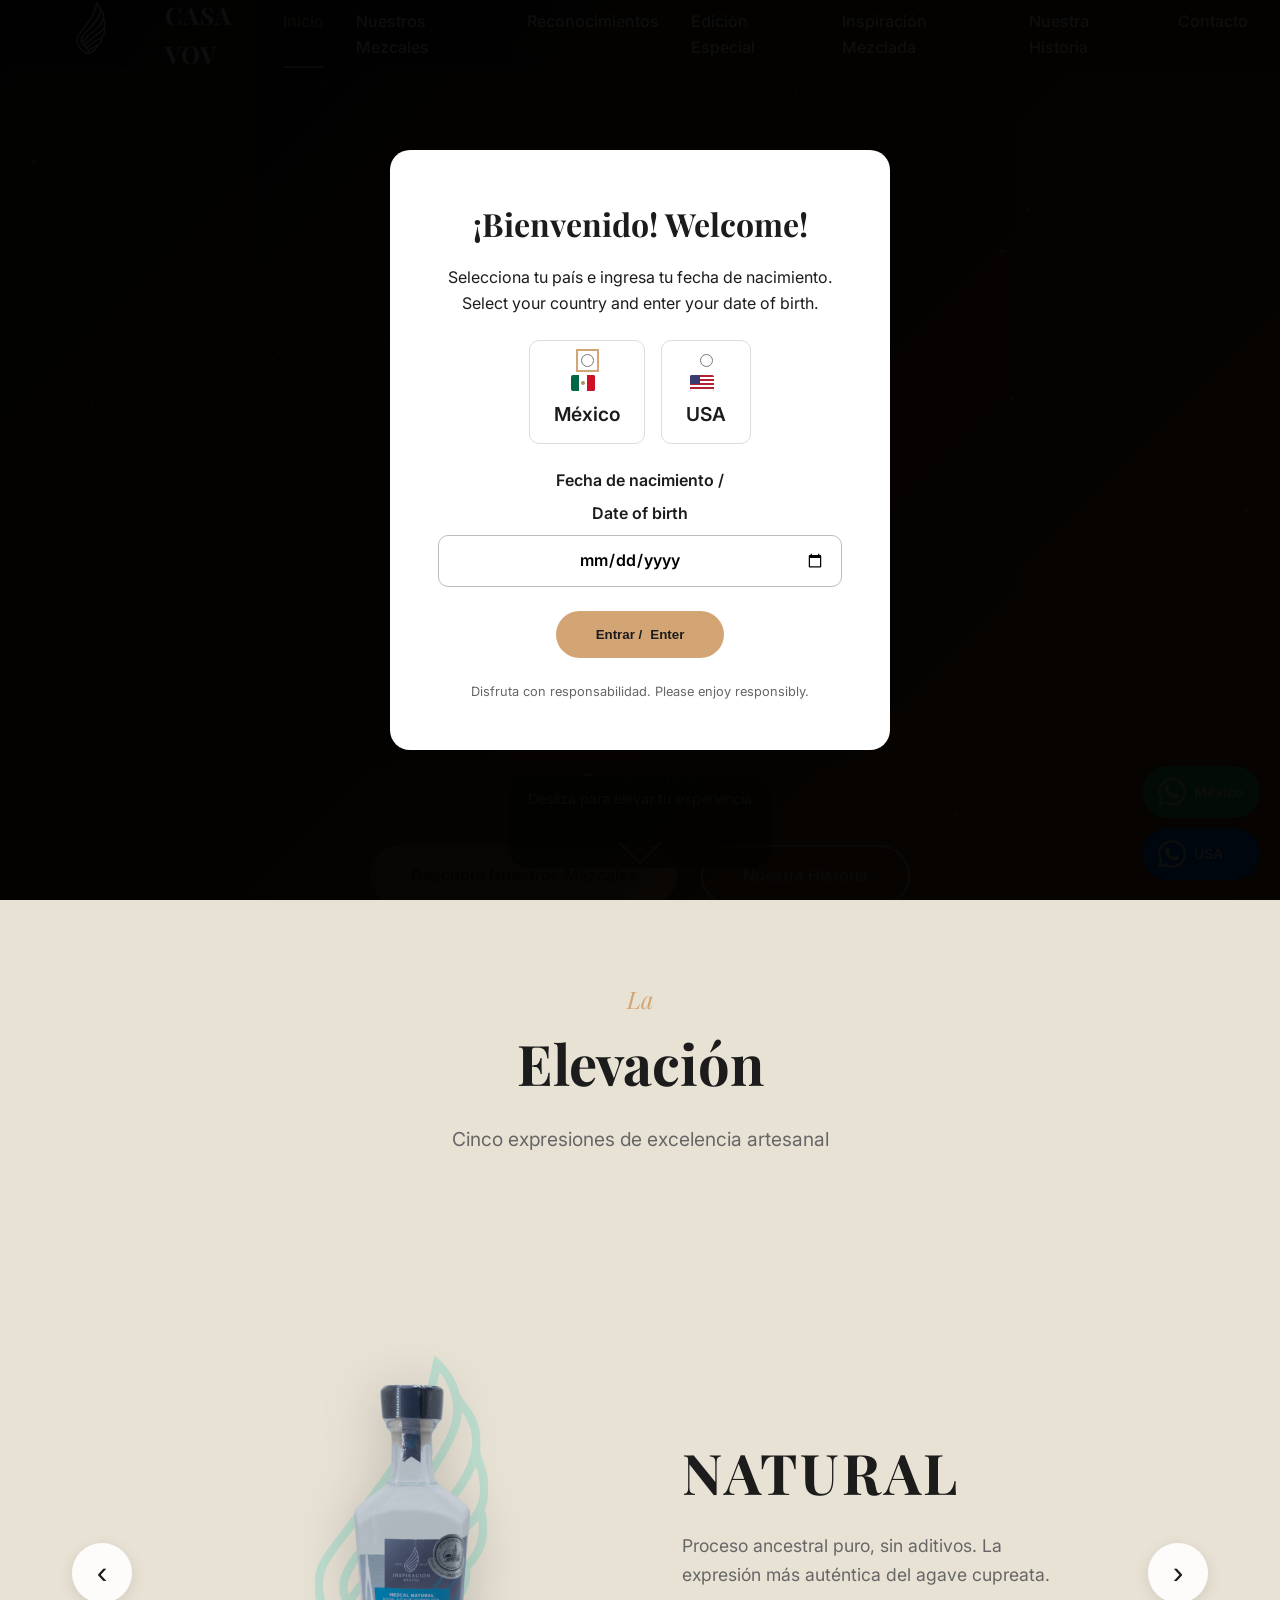
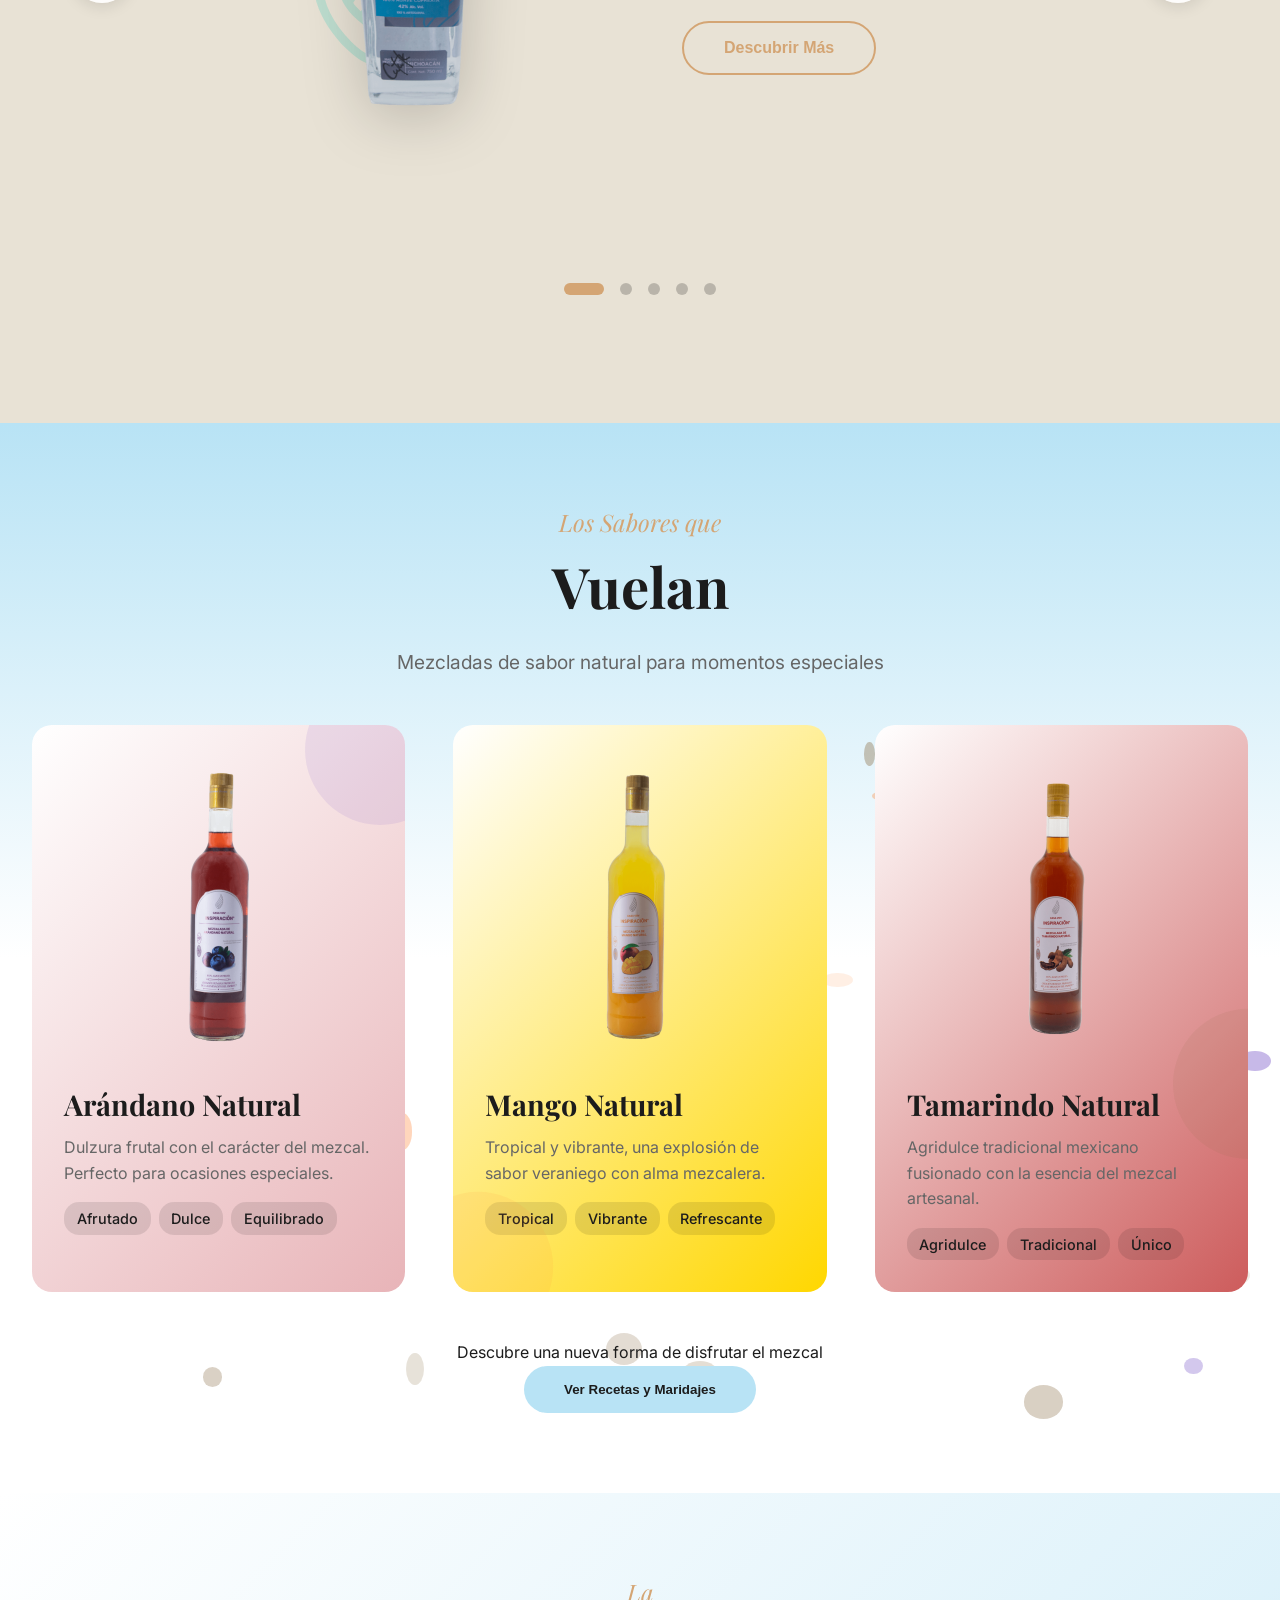
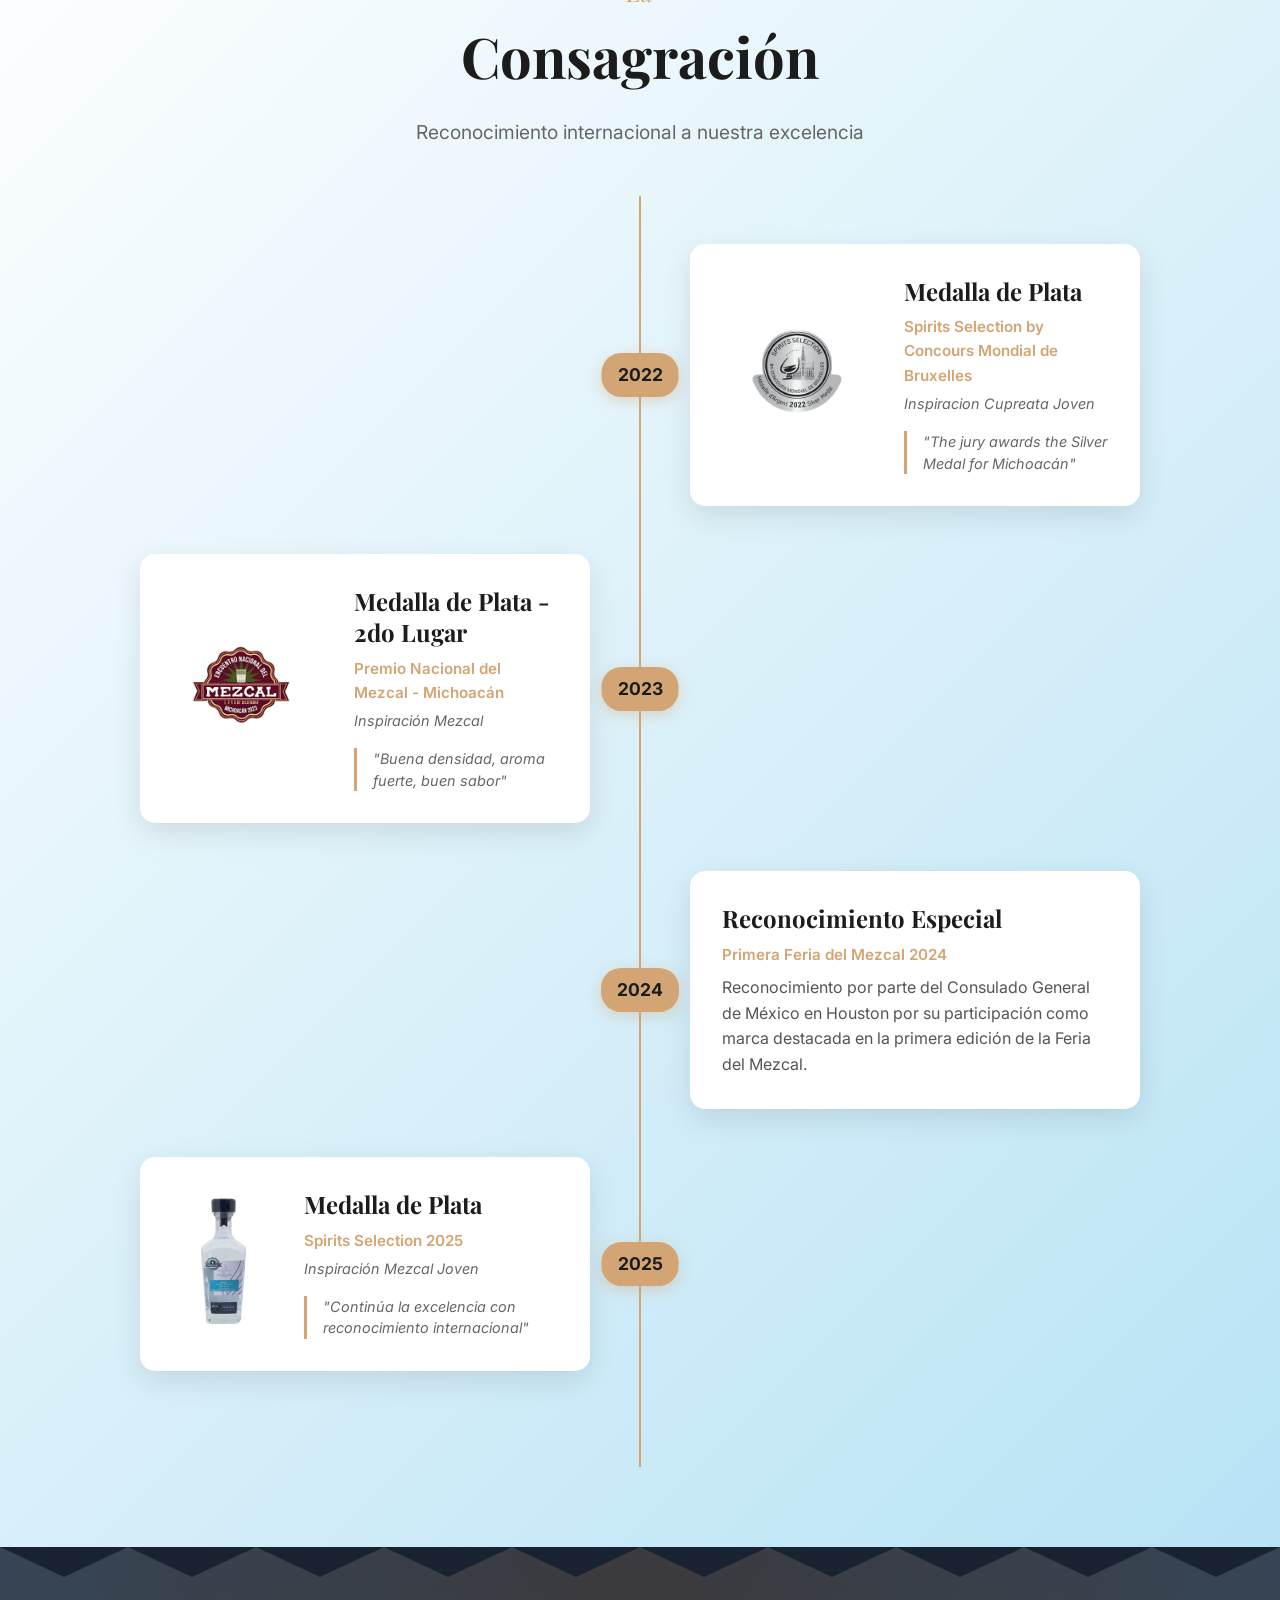
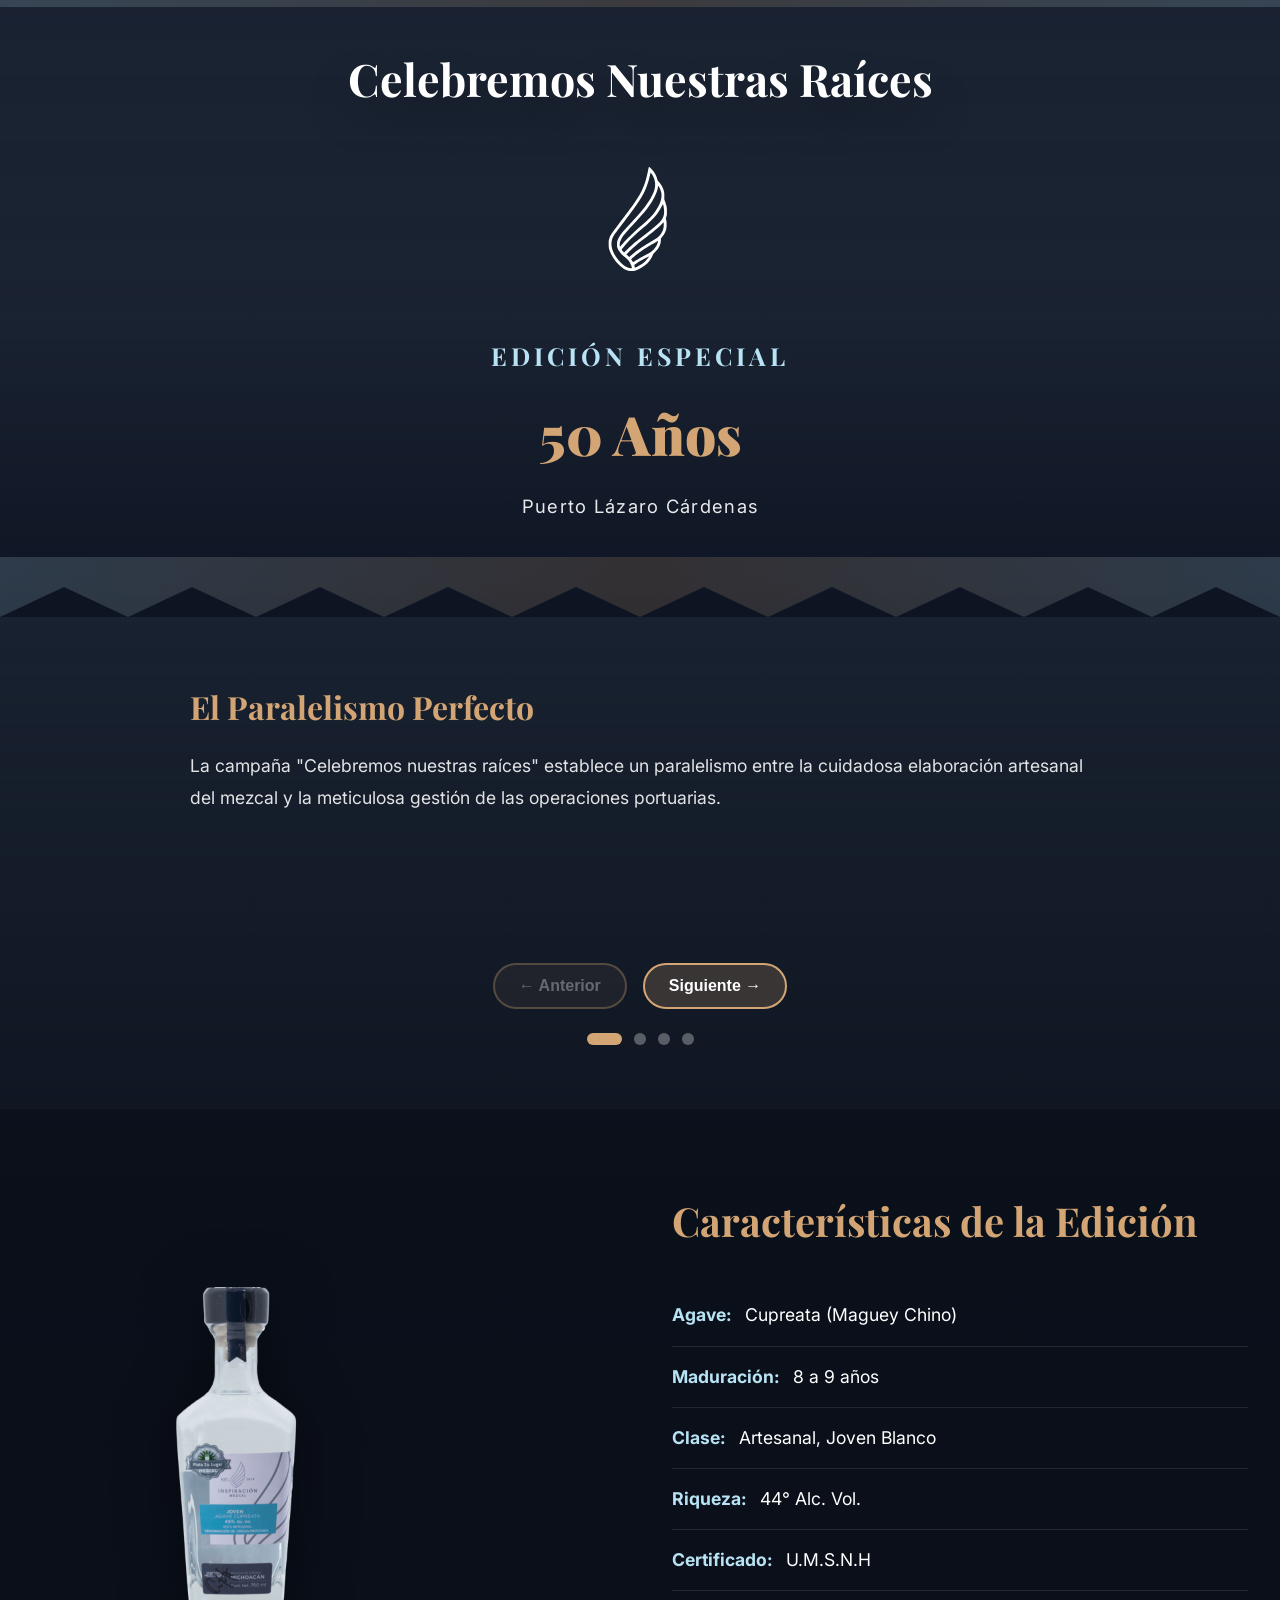
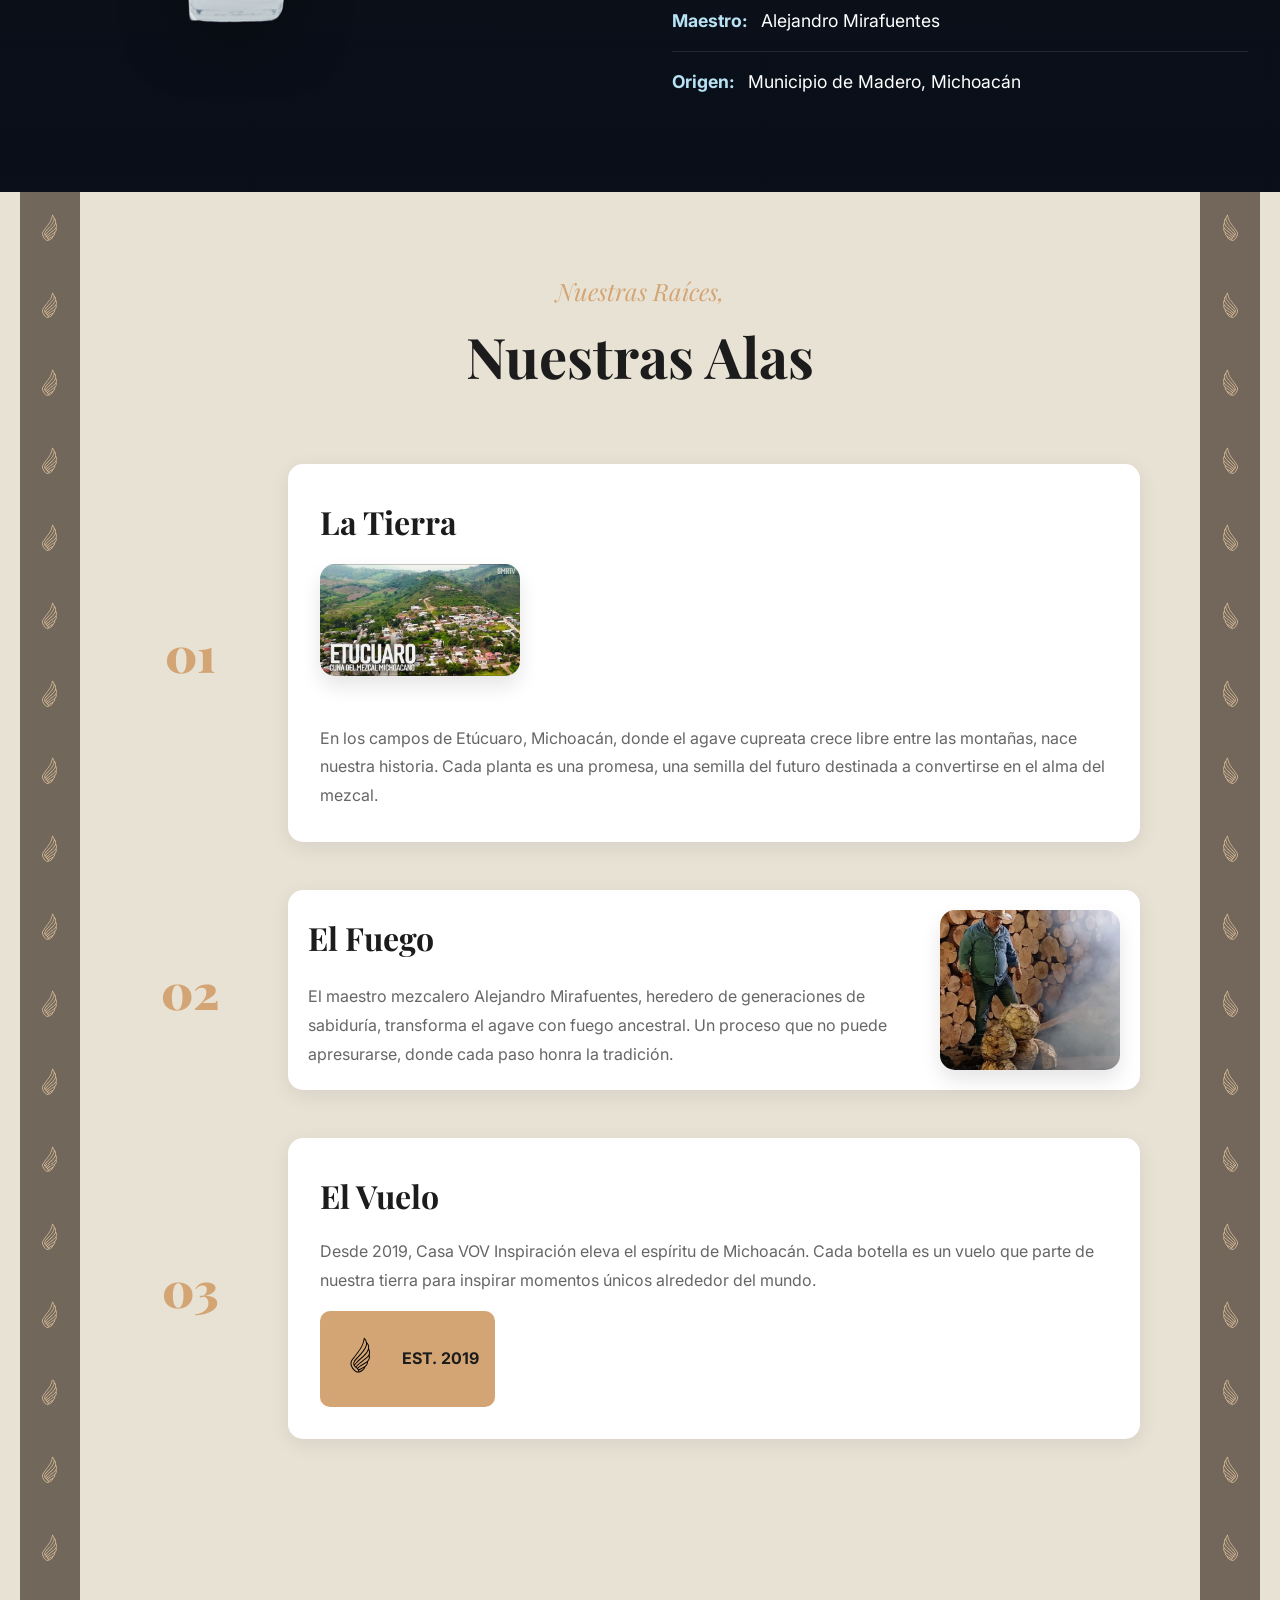
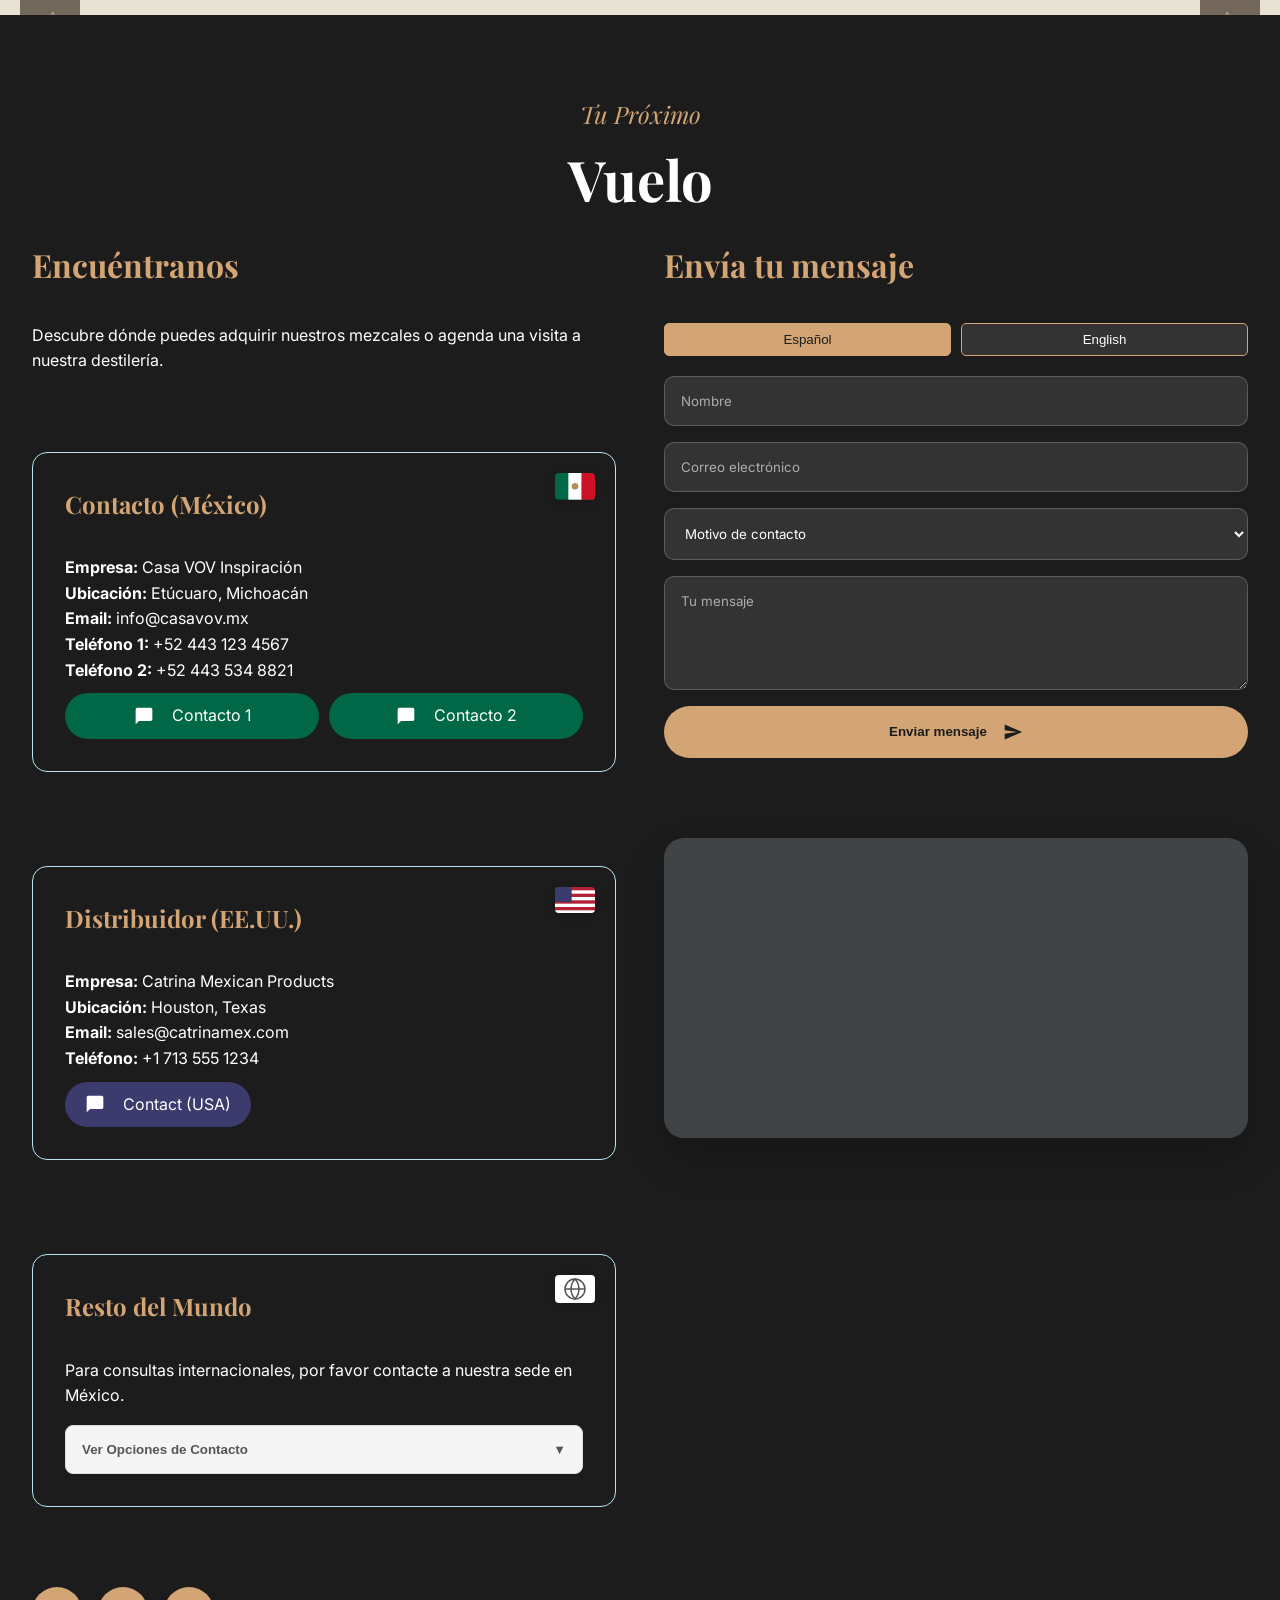
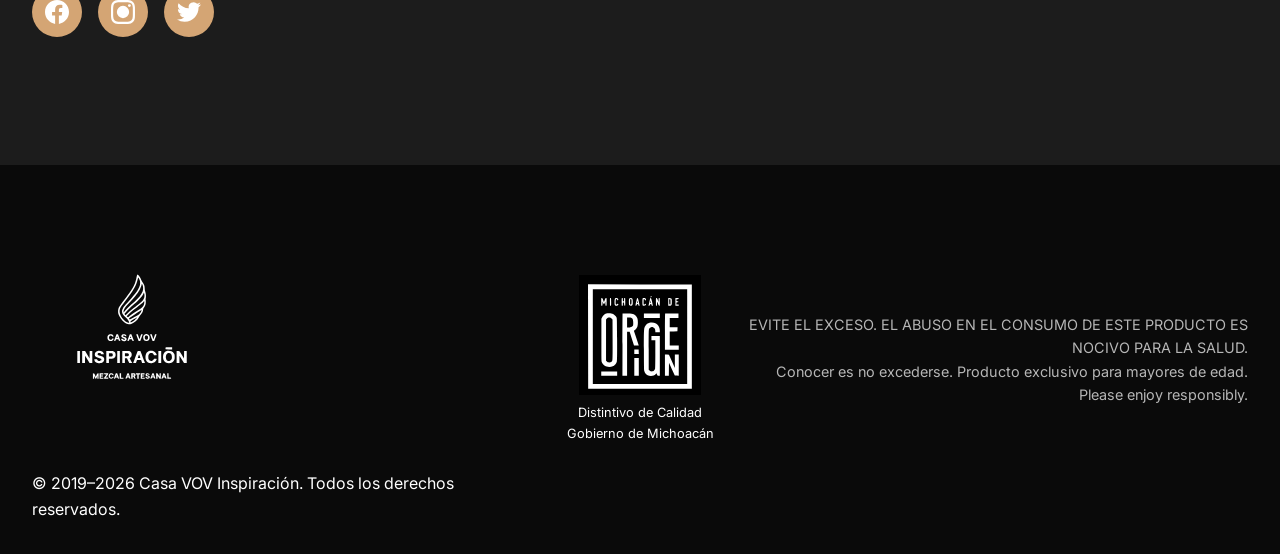
<file: Final_Version_Backup/index.html>
<!DOCTYPE html>
<html lang="es">

<head>
    <meta charset="UTF-8">
    <meta name="viewport" content="width=device-width, initial-scale=1.0">
    <meta name="description"
        content="Casa VOV Inspiración - Mezcal Artesanal de Michoacán. Donde la tierra toma vuelo.">
    <meta property="og:title" content="Casa VOV Inspiración Mezcal Artesanal">
    <meta property="og:description" content="Mezcal premiado internacionalmente, elaborado artesanalmente en Michoacán">
    <meta property="og:image" content="assets/logos/logo_complete.svg">

    <title>Casa VOV Inspiración | Mezcal Artesanal de Michoacán</title>

    <!-- Google Fonts -->
    <link rel="preconnect" href="https://fonts.googleapis.com">
    <link rel="preconnect" href="https://fonts.gstatic.com" crossorigin>
    <link
        href="https://fonts.googleapis.com/css2?family=Playfair+Display:wght@400;700;900&family=Inter:wght@300;400;500;600&display=swap"
        rel="stylesheet">

    <!-- AOS Library para animaciones en scroll -->
    <link href="https://unpkg.com/aos@2.3.1/dist/aos.css" rel="stylesheet">

    <!-- Estilos principales -->
    <link rel="stylesheet" href="styles.css">
</head>

<body>

    <!-- Ala de marca reutilizable (fondo de cada botella en "La Elevación") -->
    <svg width="0" height="0" style="position:absolute" aria-hidden="true" focusable="false">
        <symbol id="wing-shape" viewBox="0 0 612 791.999994">
            <path d="M 326.859375 236.558594 C 321.808594 261.71875 316.617188 277.78125 308.441406 293.53125 C 299.214844 311.3125 285.304688 331.191406 247.589844 380.488281 C 233.222656 399.265625 230.652344 403.257812 228.015625 410.878906 C 226.136719 416.308594 226.117188 416.464844 226.148438 425.820312 C 226.179688 434.503906 226.308594 435.6875 227.710938 440.285156 C 231.828125 453.742188 241.292969 468.371094 253.460938 480.085938 C 261.734375 488.050781 268.59375 492.285156 276.453125 494.289062 C 281.265625 495.515625 289.703125 495.117188 295.089844 493.410156 C 304.476562 490.4375 317.070312 482.765625 324.3125 475.605469 C 330.675781 469.316406 336.59375 460.339844 338.738281 453.726562 C 339.210938 452.269531 341.058594 449.984375 344.585938 446.496094 C 354.433594 436.761719 359.335938 426.609375 359.335938 415.957031 L 359.335938 411.605469 L 363.207031 406.820312 C 367.621094 401.367188 371.078125 394.726562 372.785156 388.429688 C 374.359375 382.621094 374.40625 370.535156 372.875 364.390625 L 371.84375 360.25 L 373.226562 356.324219 C 374.496094 352.722656 374.609375 351.59375 374.621094 342.664062 C 374.628906 333.785156 374.496094 332.425781 373.105469 327.207031 C 372.265625 324.0625 370.71875 319.261719 369.667969 316.542969 C 367.757812 311.601562 367.757812 311.597656 368.074219 304.460938 C 368.445312 296.121094 367.53125 290.394531 364.757812 283.730469 C 362.820312 279.066406 357.984375 271.59375 353.941406 267.011719 C 351.769531 264.546875 350.996094 263.089844 349.96875 259.523438 C 347.167969 249.800781 342.285156 241.621094 334.59375 233.777344 C 331.820312 230.945312 329.304688 228.632812 329 228.632812 C 328.695312 228.632812 327.734375 232.199219 326.859375 236.558594 M 332.957031 243.683594 C 332.800781 244.125 332.035156 247.363281 331.253906 250.882812 C 327.09375 269.636719 320.789062 286.910156 313.160156 300.460938 C 302.753906 318.949219 290.335938 336.519531 254.269531 383.789062 C 239.480469 403.167969 236.945312 407.121094 234.777344 414.136719 C 229.339844 431.757812 237.726562 453.949219 257.246094 473.59375 C 264.984375 481.382812 271.117188 485.191406 278.886719 487.023438 C 283.933594 488.214844 285.359375 488.117188 285.347656 486.59375 C 285.335938 484.214844 282.152344 476.195312 279.621094 472.152344 C 276.480469 467.136719 273.289062 463.789062 266.316406 458.183594 C 257.222656 450.882812 252.117188 444.601562 248.722656 436.546875 C 247.414062 433.433594 247.257812 432.359375 247.28125 426.65625 C 247.3125 419.320312 248.308594 416.019531 252.902344 408.023438 C 258.019531 399.121094 262.976562 393.207031 286.722656 367.695312 C 308.894531 343.875 319.71875 330.617188 328.847656 316.105469 C 334.066406 307.808594 340.292969 295.304688 342.351562 289 C 346.398438 276.589844 345.34375 264.441406 339.160156 252.273438 C 336.503906 247.046875 333.324219 242.644531 332.957031 243.683594 M 351.609375 281.546875 C 350.535156 288.5625 348.140625 295.339844 343.265625 305.152344 C 332.742188 326.328125 321.226562 341.355469 288.933594 376.039062 C 267.132812 399.453125 263.15625 404.296875 258.613281 412.984375 C 254.589844 420.671875 253.613281 424.945312 254.5625 430.6875 C 254.753906 431.835938 255.0625 432.761719 255.253906 432.742188 C 255.441406 432.726562 257.597656 430.171875 260.046875 427.066406 C 265.445312 420.222656 284.058594 401.105469 293.976562 392.230469 C 297.957031 388.667969 305.089844 382.527344 309.832031 378.585938 C 319.613281 370.449219 335.019531 355.265625 340.636719 348.226562 C 356.664062 328.136719 363.328125 309.757812 360.210938 294.253906 C 359.261719 289.542969 355.5625 280.808594 353.410156 278.207031 L 352.320312 276.890625 Z M 360.90625 330.371094 C 352.359375 347.820312 338.089844 364.257812 313.445312 385.050781 C 297.90625 398.160156 284.496094 410.699219 275.289062 420.730469 C 267.828125 428.859375 259.210938 439.4375 259.210938 440.46875 C 259.210938 440.792969 260.597656 442.554688 262.292969 444.382812 L 265.375 447.714844 L 274.671875 438.421875 C 285.199219 427.898438 293 421.230469 307.695312 410.191406 C 335.324219 389.429688 352.828125 374.722656 358.929688 367.144531 C 365.601562 358.855469 368.035156 351.296875 367.515625 340.5 C 367.230469 334.597656 365.441406 325.09375 364.457031 324.257812 C 364.242188 324.074219 362.644531 326.824219 360.90625 330.371094 M 361.839844 374.800781 C 354.441406 382.753906 337.117188 397.160156 314.882812 413.859375 C 308.636719 418.550781 300.5 424.902344 296.804688 427.976562 C 289.824219 433.777344 274.414062 448.542969 272.410156 451.347656 L 271.261719 452.957031 L 272.886719 454.128906 C 273.777344 454.773438 275.417969 456.117188 276.527344 457.113281 L 278.546875 458.925781 L 283.757812 454.425781 C 297.710938 442.378906 318.1875 428.492188 339.867188 416.363281 C 358.035156 406.203125 366.597656 393.414062 366.625 376.394531 C 366.632812 373.074219 366.558594 370.28125 366.464844 370.1875 C 366.367188 370.097656 364.289062 372.171875 361.839844 374.800781 M 347.933594 419.953125 C 346.097656 421.113281 340.59375 424.375 335.695312 427.207031 C 325.136719 433.316406 309.792969 443.328125 301.878906 449.273438 C 294.582031 454.757812 283.6875 463.882812 283.6875 464.511719 C 283.6875 465.363281 288.210938 471.996094 288.703125 471.863281 C 288.960938 471.796875 291.339844 470.324219 293.992188 468.597656 C 301.0625 463.988281 310.046875 458.902344 320.121094 453.808594 C 331.296875 448.160156 335.976562 444.945312 341.457031 439.15625 C 346.375 433.960938 349.917969 427.808594 351.253906 422.144531 C 352.222656 418.035156 352.25 417.738281 351.6875 417.804688 C 351.460938 417.828125 349.769531 418.796875 347.933594 419.953125 M 320.542969 461.789062 C 310.699219 466.917969 303.683594 470.96875 296.839844 475.464844 C 291.484375 478.988281 291.371094 479.109375 291.730469 480.816406 C 291.9375 481.773438 292.246094 483.390625 292.425781 484.40625 C 292.714844 486.074219 292.890625 486.21875 294.195312 485.894531 C 299.039062 484.683594 311.496094 477.222656 317.570312 471.886719 C 321.863281 468.117188 329.851562 457.804688 328.480469 457.804688 C 328.320312 457.804688 324.75 459.597656 320.542969 461.789062 " fill-rule="evenodd" />
        </symbol>
    </svg>

    <!-- NAVEGACIÓN INTELIGENTE -->
    <nav id="mainNav" class="nav-transparent">
        <div class="nav-container">
            <div class="nav-logo">
                <img src="assets/logos/logo_wing.svg" alt="Casa VOV" class="nav-wing">
                <span class="nav-text">CASA VOV</span>
            </div>
            <div class="nav-menu" id="navMenu">
                <a href="#inicio" class="nav-link active">Inicio</a>
                <a href="#elevacion" class="nav-link">Nuestros Mezcales</a>
                <a href="#reconocimientos" class="nav-link">Reconocimientos</a>
                <a href="#puerto-lazaro" class="nav-link">Edición Especial</a>
                <a href="#mezcladas" class="nav-link">Inspiración Mezclada</a>
                <a href="#historia" class="nav-link">Nuestra Historia</a>
                <a href="#contacto" class="nav-link">Contacto</a>
            </div>
            <button class="nav-mobile-toggle" type="button" aria-label="Abrir menú" aria-expanded="false"
                aria-controls="navMenu">
                <span></span><span></span><span></span>
            </button>
        </div>
    </nav>

    <!-- SECCIÓN 1: HERO - EL DESPERTAR -->
    <section id="inicio" class="hero-section">
        <!-- Partículas de fondo animadas -->
        <div class="particles-container"></div>

        <!-- Ala animada principal -->
        <div class="hero-wing-container">
            <img src="assets/logos/logo_wing.svg" alt="" class="hero-wing animated-wing">
        </div>

        <div class="hero-content">
            <h1 class="hero-title" data-aos="fade-up">
                <span class="title-line">Casa VOV</span>
                <span class="title-accent">Inspiración</span>
            </h1>
            <p class="hero-subtitle" data-aos="fade-up" data-aos-delay="200" data-es="Mezcal Artesanal de Michoacán"
                data-en="Artisanal Mezcal from Michoacán">
                Mezcal Artesanal de Michoacán
            </p>
            <p class="hero-tagline" data-aos="fade-up" data-aos-delay="400" data-es="Donde la tierra toma vuelo"
                data-en="Where the earth takes flight">
                Donde la tierra toma vuelo
            </p>
            <div class="hero-cta" data-aos="fade-up" data-aos-delay="600">
                <a href="#elevacion" class="btn btn-primary" data-es="Descubre Nuestros Mezcales"
                    data-en="Discover Our Mezcals">Descubre Nuestros Mezcales</a>
                <a href="#historia" class="btn btn-outline" data-es="Nuestra Historia" data-en="Our Story">Nuestra
                    Historia</a>
            </div>
        </div>

        <div class="scroll-indicator">
            <span>Desliza para elevar tu experiencia</span>
            <div class="scroll-arrow"></div>
        </div>
    </section>

    <!-- SECCIÓN 2: LA ELEVACIÓN - MEZCALES PRINCIPALES -->
    <section id="elevacion" class="products-main">
        <div class="container">
            <h2 class="section-title" data-aos="fade-up">
                <span class="title-pre" data-es="La" data-en="The">La</span>
                <span data-es="Elevación" data-en="Elevation">Elevación</span>
            </h2>
            <p class="section-subtitle" data-aos="fade-up" data-aos-delay="100"
                data-es="Cinco expresiones de excelencia artesanal" data-en="Five expressions of artisanal excellence">
                Cinco expresiones de excelencia artesanal
            </p>

            <!-- Carousel de productos -->
            <div class="products-carousel-container">
                <button class="carousel-btn prev" id="prevBtn" type="button" aria-label="Mezcal anterior">‹</button>
                <button class="carousel-btn next" id="nextBtn" type="button" aria-label="Siguiente mezcal">›</button>

                <div class="products-carousel">
                    <!-- Natural -->
                    <div class="product-slide active">
                        <div class="product-showcase">
                            <!-- Ala SVG de fondo -->
                            <svg class="wing-background" aria-hidden="true" viewBox="0 0 612 791.999994" fill="#7ED5C5" opacity="0.4"><use href="#wing-shape" /></svg>
                            <div class="product-image">
                                <img src="assets/bottles/main/bottle_natural.png" alt="Mezcal Natural">
                            </div>
                        </div>
                        <div class="product-details">
                            <h3 class="product-name">NATURAL</h3>
                            <p class="product-description"
                                data-es="Proceso ancestral puro, sin aditivos. La expresión más auténtica del agave cupreata."
                                data-en="Pure ancestral process, no additives. The most authentic expression of the cupreata agave.">
                                Proceso ancestral puro, sin aditivos. La expresión más auténtica del agave cupreata.
                            </p>
                            <button class="btn-discover" data-product="natural" data-es="Descubrir Más"
                                data-en="Discover More">Descubrir Más</button>
                        </div>
                    </div>

                    <!-- Joven -->
                    <div class="product-slide">
                        <div class="product-showcase">
                            <svg class="wing-background" aria-hidden="true" viewBox="0 0 612 791.999994" fill="#6CAFDC" opacity="0.4"><use href="#wing-shape" /></svg>
                            <div class="awarded-badge">
                                <img src="assets/medals/Spirits_Seleccion_Silver_Medal_Mjoven_web.png"
                                    alt="Medalla de Plata" style="width: 200px; height: auto;">
                            </div>
                            <div class="product-image">
                                <img src="assets/bottles/main/bottle_joven.png" alt="Mezcal Joven">
                            </div>
                        </div>
                        <div class="product-details">
                            <h3 class="product-name">JOVEN</h3>
                            <p class="product-description"
                                data-es="Cristalino con destellos plateados. Notas herbales frescas y cítricas."
                                data-en="Crystalline with silver sparkles. Fresh herbal and citrus notes.">
                                Cristalino con destellos plateados. Notas herbales frescas y cítricas.
                            </p>
                            <button class="btn-discover" data-product="joven" data-es="Descubrir Más"
                                data-en="Discover More">Descubrir Más</button>
                        </div>
                    </div>

                    <!-- Premium -->
                    <div class="product-slide">
                        <div class="product-showcase">
                            <svg class="wing-background" aria-hidden="true" viewBox="0 0 612 791.999994" fill="#A3B9C8" opacity="0.4"><use href="#wing-shape" /></svg>
                            <div class="product-image">
                                <img src="assets/bottles/main/bottle_premium.png" alt="Mezcal Premium">
                            </div>
                        </div>
                        <div class="product-details">
                            <h3 class="product-name">PREMIUM</h3>
                            <p class="product-description"
                                data-es="Selección exclusiva de agaves de 10 años. Complejidad y elegancia."
                                data-en="Exclusive selection of 10-year-old agaves. Complexity and elegance.">
                                Selección exclusiva de agaves de 10 años. Complejidad y elegancia.
                            </p>
                            <button class="btn-discover" data-product="premium" data-es="Descubrir Más"
                                data-en="Discover More">Descubrir Más</button>
                        </div>
                    </div>

                    <!-- Reposado -->
                    <div class="product-slide">
                        <div class="product-showcase">
                            <svg class="wing-background" aria-hidden="true" viewBox="0 0 612 791.999994" fill="#CBAA64" opacity="0.4"><use href="#wing-shape" /></svg>
                            <div class="product-image">
                                <img src="assets/bottles/main/bottle_reposado.png" alt="Mezcal Reposado">
                            </div>
                        </div>
                        <div class="product-details">
                            <h3 class="product-name">REPOSADO</h3>
                            <p class="product-description"
                                data-es="6 meses en barrica. Color ámbar con notas de vainilla y caramelo."
                                data-en="6 months in barrel. Amber color with notes of vanilla and caramel.">
                                6 meses en barrica. Color ámbar con notas de vainilla y caramelo.
                            </p>
                            <button class="btn-discover" data-product="reposado" data-es="Descubrir Más"
                                data-en="Discover More">Descubrir Más</button>
                        </div>
                    </div>

                    <!-- Añejo -->
                    <div class="product-slide">
                        <div class="product-showcase">
                            <svg class="wing-background" aria-hidden="true" viewBox="0 0 612 791.999994" fill="#996B33" opacity="0.4"><use href="#wing-shape" /></svg>
                            <div class="product-image">
                                <img src="assets/bottles/main/bottle_anejo.png" alt="Mezcal Añejo">
                            </div>
                        </div>
                        <div class="product-details">
                            <h3 class="product-name">AÑEJO</h3>
                            <p class="product-description"
                                data-es="18 meses en barrica. Chocolate, tabaco y especias dulces."
                                data-en="18 months in barrel. Chocolate, tobacco, and sweet spices.">
                                18 meses en barrica. Chocolate, tabaco y especias dulces.
                            </p>
                            <button class="btn-discover" data-product="anejo" data-es="Descubrir Más"
                                data-en="Discover More">Descubrir Más</button>
                        </div>
                    </div>
                </div>

                <!-- Indicadores -->
                <div class="carousel-indicators">
                    <span class="indicator active" data-slide="0"></span>
                    <span class="indicator" data-slide="1"></span>
                    <span class="indicator" data-slide="2"></span>
                    <span class="indicator" data-slide="3"></span>
                    <span class="indicator" data-slide="4"></span>
                </div>
            </div>
        </div>
    </section>

    <!-- SECCIÓN 3: INSPIRACIÓN MEZCLADA -->
    <section id="mezcladas" class="flavored-section">
        <div class="container">
            <h2 class="section-title" data-aos="fade-up">
                <span class="title-pre" data-es="Los Sabores que" data-en="The Flavors that">Los Sabores que</span>
                <span data-es="Vuelan" data-en="Fly">Vuelan</span>
            </h2>
            <p class="section-subtitle" data-aos="fade-up" data-aos-delay="100"
                data-es="Mezcladas de sabor natural para momentos especiales"
                data-en="Natural flavor blends for special moments">
                Mezcladas de sabor natural para momentos especiales
            </p>

            <div class="flavored-showcase">
                <!-- Partículas de sabor flotantes -->
                <div class="flavor-particles"></div>

                <!-- Carousel Container for Mobile -->
                <div class="flavored-carousel-container">
                    <button class="flavor-carousel-btn prev" id="flavorPrevBtn" type="button" aria-label="Sabor anterior">‹</button>
                    <button class="flavor-carousel-btn next" id="flavorNextBtn" type="button" aria-label="Siguiente sabor">›</button>

                    <div class="flavored-carousel">
                        <!-- Arándano -->
                        <div class="flavor-slide active">
                            <div class="flavor-card arandano">
                                <div class="flavor-bubble"></div>
                                <div class="flavor-image">
                                    <img src="assets/bottles/flavored/bottle_arandano.png" alt="Mezclada de Arándano">
                                </div>
                                <div class="flavor-info">
                                    <h3>Arándano Natural</h3>
                                    <p class="flavor-description">
                                        Dulzura frutal con el carácter del mezcal. Perfecto para ocasiones especiales.
                                    </p>
                                    <div class="flavor-notes">
                                        <span class="note">Afrutado</span>
                                        <span class="note">Dulce</span>
                                        <span class="note">Equilibrado</span>
                                    </div>
                                </div>
                            </div>
                        </div>

                        <!-- Mango -->
                        <div class="flavor-slide">
                            <div class="flavor-card mango">
                                <div class="flavor-bubble"></div>
                                <div class="flavor-image">
                                    <img src="assets/bottles/flavored/bottle_mango.png" alt="Mezclada de Mango">
                                </div>
                                <div class="flavor-info">
                                    <h3>Mango Natural</h3>
                                    <p class="flavor-description">
                                        Tropical y vibrante, una explosión de sabor veraniego con alma mezcalera.
                                    </p>
                                    <div class="flavor-notes">
                                        <span class="note">Tropical</span>
                                        <span class="note">Vibrante</span>
                                        <span class="note">Refrescante</span>
                                    </div>
                                </div>
                            </div>
                        </div>

                        <!-- Tamarindo -->
                        <div class="flavor-slide">
                            <div class="flavor-card tamarindo">
                                <div class="flavor-bubble"></div>
                                <div class="flavor-image">
                                    <img src="assets/bottles/flavored/bottle_tamarindo.png" alt="Mezclada de Tamarindo">
                                </div>
                                <div class="flavor-info">
                                    <h3>Tamarindo Natural</h3>
                                    <p class="flavor-description">
                                        Agridulce tradicional mexicano fusionado con la esencia del mezcal artesanal.
                                    </p>
                                    <div class="flavor-notes">
                                        <span class="note">Agridulce</span>
                                        <span class="note">Tradicional</span>
                                        <span class="note">Único</span>
                                    </div>
                                </div>
                            </div>
                        </div>
                    </div>

                    <!-- Indicadores -->
                    <div class="flavor-carousel-indicators">
                        <span class="flavor-indicator active" data-slide="0"></span>
                        <span class="flavor-indicator" data-slide="1"></span>
                        <span class="flavor-indicator" data-slide="2"></span>
                    </div>
                </div>

                <!-- Desktop Grid (hidden on mobile) -->
                <div class="flavored-grid">
                    <!-- Arándano -->
                    <div class="flavor-card arandano" data-aos="flip-left" data-aos-delay="200">
                        <div class="flavor-bubble"></div>
                        <div class="flavor-image">
                            <img src="assets/bottles/flavored/bottle_arandano.png" alt="Mezclada de Arándano">
                        </div>
                        <div class="flavor-info">
                            <h3>Arándano Natural</h3>
                            <p class="flavor-description">
                                Dulzura frutal con el carácter del mezcal. Perfecto para ocasiones especiales.
                            </p>
                            <div class="flavor-notes">
                                <span class="note">Afrutado</span>
                                <span class="note">Dulce</span>
                                <span class="note">Equilibrado</span>
                            </div>
                        </div>
                    </div>

                    <!-- Mango -->
                    <div class="flavor-card mango" data-aos="flip-left" data-aos-delay="300">
                        <div class="flavor-bubble"></div>
                        <div class="flavor-image">
                            <img src="assets/bottles/flavored/bottle_mango.png" alt="Mezclada de Mango">
                        </div>
                        <div class="flavor-info">
                            <h3>Mango Natural</h3>
                            <p class="flavor-description">
                                Tropical y vibrante, una explosión de sabor veraniego con alma mezcalera.
                            </p>
                            <div class="flavor-notes">
                                <span class="note">Tropical</span>
                                <span class="note">Vibrante</span>
                                <span class="note">Refrescante</span>
                            </div>
                        </div>
                    </div>

                    <!-- Tamarindo -->
                    <div class="flavor-card tamarindo" data-aos="flip-left" data-aos-delay="400">
                        <div class="flavor-bubble"></div>
                        <div class="flavor-image">
                            <img src="assets/bottles/flavored/bottle_tamarindo.png" alt="Mezclada de Tamarindo">
                        </div>
                        <div class="flavor-info">
                            <h3>Tamarindo Natural</h3>
                            <p class="flavor-description">
                                Agridulce tradicional mexicano fusionado con la esencia del mezcal artesanal.
                            </p>
                            <div class="flavor-notes">
                                <span class="note">Agridulce</span>
                                <span class="note">Tradicional</span>
                                <span class="note">Único</span>
                            </div>
                        </div>
                    </div>
                </div>

                <div class="flavored-cta" data-aos="fade-up" data-aos-delay="500">
                    <p data-es="Descubre una nueva forma de disfrutar el mezcal"
                        data-en="Discover a new way to enjoy mezcal">Descubre una nueva forma de disfrutar el mezcal</p>
                    <button class="btn btn-secondary" data-es="Ver Recetas y Maridajes"
                        data-en="View Recipes and Pairings">Ver Recetas y Maridajes</button>
                </div>
            </div>
        </div>
    </section>

    <!-- SECCIÓN 4: RECONOCIMIENTOS - LA CONSAGRACIÓN -->
    <section id="reconocimientos" class="awards-section">
        <div class="container">
            <h2 class="section-title" data-aos="fade-up">
                <span class="title-pre" data-es="La" data-en="The">La</span>
                <span data-es="Consagración" data-en="Consecration">Consagración</span>
            </h2>
            <p class="section-subtitle" data-aos="fade-up" data-aos-delay="100"
                data-es="Reconocimiento internacional a nuestra excelencia"
                data-en="International recognition of our excellence">
                Reconocimiento internacional a nuestra excelencia
            </p>

            <div class="awards-timeline">
                <div class="award-item">
                    <div class="award-year">2022</div>
                    <div class="award-content">
                        <div class="award-medal">
                            <img src="assets/medals/Spirits_Seleccion_Silver_Medal_Mjoven_web.png" alt="Silver Medal 2022"
                                style="width: 150px; height: auto; transform: scale(1.7);">
                        </div>
                        <div class="award-info">
                            <h3>Medalla de Plata</h3>
                            <p class="award-competition">Spirits Selection by Concours Mondial de Bruxelles</p>
                            <p class="award-product">Inspiracion Cupreata Joven</p>
                            <blockquote class="judge-comment">
                                "The jury awards the Silver Medal for Michoacán"
                            </blockquote>
                        </div>
                    </div>
                </div>

                <div class="award-item">
                    <div class="award-year">2023</div>
                    <div class="award-content">
                        <div class="award-medal">
                            <img src="assets/medals/Encuentro_nacional_del_Mezcal_MJoven.png"
                                alt="Medalla de Plata 2023" style="width: 150px; height: auto; transform: scale(1.7);">
                        </div>
                        <div class="award-info">
                            <h3>Medalla de Plata - 2do Lugar</h3>
                            <p class="award-competition">Premio Nacional del Mezcal - Michoacán</p>
                            <p class="award-product">Inspiración Mezcal</p>
                            <blockquote class="judge-comment">
                                "Buena densidad, aroma fuerte, buen sabor"
                            </blockquote>
                        </div>
                    </div>
                </div>

                <div class="award-item">
                    <div class="award-year">2024</div>
                    <div class="award-content">
                        <div class="award-info full-width">
                            <h3>Reconocimiento Especial</h3>
                            <p class="award-competition">Primera Feria del Mezcal 2024</p>
                            <p class="award-details">
                                Reconocimiento por parte del Consulado General de México en Houston por su participación
                                como marca destacada en la primera edición de la Feria del Mezcal.
                            </p>
                        </div>
                    </div>
                </div>

                <div class="award-item">
                    <div class="award-year">2025</div>
                    <div class="award-content">
                        <div class="award-medal">
                            <img src="assets/bottles/main/bottle_joven.png" alt="Mezcal Premiado 2025"
                                style="width: 100px; height: auto; transform: scale(1.5);">
                        </div>
                        <div class="award-info">
                            <h3>Medalla de Plata</h3>
                            <p class="award-competition">Spirits Selection 2025</p>
                            <p class="award-product">Inspiración Mezcal Joven</p>
                            <blockquote class="judge-comment">
                                "Continúa la excelencia con reconocimiento internacional"
                            </blockquote>
                        </div>
                    </div>
                </div>
            </div>
        </div>
    </section>

        <!-- SECCIÓN 5: EDICIÓN ESPECIAL PUERTO LÁZARO CÁRDENAS -->
        <section id="puerto-lazaro" class="puerto-edition-new">
            <div class="puerto-content-wrapper">
                <div class="puerto-hero-section">
                    <div class="video-bg-wrapper">
                        <iframe class="video-bg-iframe"
                            src="https://player.vimeo.com/video/1123008750?badge=0&autopause=0&player_id=puertoVideo&app_id=58479&autoplay=1&loop=1&muted=1&background=1"
                            frameborder="0"
                            allow="autoplay; fullscreen; picture-in-picture; clipboard-write; encrypted-media"
                            title="puerto_lazaro_hero">
                        </iframe>
                    </div>

                    <div class="video-overlay"></div>
                    <div class="aztec-separator aztec-top"></div>

                    <div class="hero-inner-content">
                        <div class="container">
                            <h2 class="puerto-main-title" data-aos="fade-up">
                                Celebremos Nuestras Raíces
                            </h2>

                            <div class="puerto-logo-section" data-aos="zoom-in" data-aos-delay="200">
                                <img src="assets/logos/logo_wing.svg" alt="" class="puerto-wing-logo">
                                <h3 class="puerto-edition-title">Edición Especial</h3>
                                <p class="puerto-years">50 Años</p>
                                <p class="puerto-location">Puerto Lázaro Cárdenas</p>
                            </div>
                        </div>
                    </div>

                    <div class="aztec-separator aztec-bottom"></div>
                </div>

                <div class="paralelismo-slider-container">
                    <div class="container">
                        <div class="paralelismo-slider" data-aos="fade-up" data-aos-delay="400">
                            <div class="paralelismo-slides">
                                <div class="paralelismo-slide active">
                                    <div class="slide-card">
                                        <h4>El Paralelismo Perfecto</h4>
                                        <p>La campaña "Celebremos nuestras raíces" establece un paralelismo entre la
                                            cuidadosa elaboración artesanal del mezcal y la meticulosa gestión de las
                                            operaciones portuarias.</p>
                                    </div>
                                </div>
                                <div class="paralelismo-slide">
                                    <div class="slide-card">
                                        <h4>Planificación y Tiempo</h4>
                                        <p>7 a 12 años de maduración del agave, como la planificación portuaria a largo
                                            plazo.</p>
                                    </div>
                                </div>
                                <div class="paralelismo-slide">
                                    <div class="slide-card">
                                        <h4>Procesos Coordinados</h4>
                                        <p>Cada etapa requiere paciencia y cuidado, un esfuerzo coordinado de múltiples
                                            actores.</p>
                                    </div>
                                </div>
                                <div class="paralelismo-slide">
                                    <div class="slide-card">
                                        <h4>Aliados Estratégicos</h4>
                                        <p>Agricultores y operadores portuarios: cada uno juega un papel crucial.</p>
                                    </div>
                                </div>
                            </div>

                            <div class="puerto-navigation">
                                <button class="puerto-prev" type="button">← Anterior</button>
                                <button class="puerto-next" type="button">Siguiente →</button>
                            </div>

                            <div class="puerto-dots-container">
                                <span class="puerto-dot active"></span>
                                <span class="puerto-dot"></span>
                                <span class="puerto-dot"></span>
                                <span class="puerto-dot"></span>
                            </div>
                        </div>
                    </div>
                </div>

                <div class="edition-details-container">
                    <div class="container">
                        <div class="edition-details-grid" data-aos="fade-up">
                            <div class="edition-bottle-image">
                                <img src="assets/bottles/main/bottle_joven.png" alt="Edición 50 Años">
                            </div>
                            <div class="edition-specs">
                                <h4>Características de la Edición</h4>
                                <ul class="specs-list">
                                    <li><strong>Agave:</strong> Cupreata (Maguey Chino)</li>
                                    <li><strong>Maduración:</strong> 8 a 9 años</li>
                                    <li><strong>Clase:</strong> Artesanal, Joven Blanco</li>
                                    <li><strong>Riqueza:</strong> 44° Alc. Vol.</li>
                                    <li><strong>Certificado:</strong> U.M.S.N.H</li>
                                    <li><strong>Maestro:</strong> Alejandro Mirafuentes</li>
                                    <li><strong>Origen:</strong> Municipio de Madero, Michoacán</li>
                                </ul>
                            </div>
                        </div>
                    </div>
                </div>
            </div>
        </section>

        <!-- SECCIÓN 6: NUESTRA HISTORIA -->
        <section id="historia" class="story-section">
            <div class="container">
                <h2 class="section-title" data-aos="fade-up">
                    <span class="title-pre" data-es="Nuestras Raíces," data-en="Our Roots,">Nuestras Raíces,</span>
                    <span data-es="Nuestras Alas" data-en="Our Wings">Nuestras Alas</span>
                </h2>

                <div class="story-timeline">
                    <!-- Acto 1: La Tierra -->
                    <div class="story-chapter" data-aos="fade-up">
                        <div class="chapter-number">01</div>
                        <div class="chapter-content">
                            <h3>La Tierra</h3>
                            <div class="chapter-image">
                                <img loading="lazy" decoding="async" src="assets/Procesos/Campo_de_agave_etucuaro.jpeg"
                                    alt="Campos de Agave en Etúcuaro" class="story-img">
                            </div>
                            <p>En los campos de Etúcuaro, Michoacán, donde el agave cupreata crece libre entre las
                                montañas, nace nuestra historia. Cada planta es una promesa, una semilla del futuro
                                destinada a convertirse en el alma del mezcal.</p>
                        </div>
                    </div>

                    <div class="story-chapter" data-aos="fade-up" data-aos-delay="200">
                        <div class="chapter-number">02</div>
                        <div class="chapter-content chapter-content-horizontal">
                            <h3>El Fuego</h3>
                            <div class="chapter-image">
                                <img loading="lazy" decoding="async" src="assets/Procesos/Maestro_mezcalero.jpeg"
                                    alt="Maestro Mezcalero con el fuego ancestral" class="story-img">
                            </div>
                            <p>El maestro mezcalero Alejandro Mirafuentes, heredero de generaciones de sabiduría,
                                transforma el agave con fuego ancestral. Un proceso que no puede apresurarse, donde cada
                                paso honra la tradición.</p>
                        </div>
                    </div>

                    <!-- Acto 3: El Vuelo -->
                    <div class="story-chapter" data-aos="fade-up" data-aos-delay="400">
                        <div class="chapter-number">03</div>
                        <div class="chapter-content">
                            <h3>El Vuelo</h3>
                            <p>Desde 2019, Casa VOV Inspiración eleva el espíritu de Michoacán. Cada botella es un vuelo
                                que parte de nuestra tierra para inspirar momentos únicos alrededor del mundo.</p>
                            <div class="established-badge">
                                <img src="assets/logos/logo_wing.svg" alt="" style="transform: scale(1.6);">
                                <span>EST. 2019</span>
                            </div>
                        </div>
                    </div>
                </div>
            </div>
        </section>

        <!-- SECCIÓN 7: CONTACTO -->
        <section id="contacto" class="contact-section">
            <div class="container">
                <h2 class="section-title" data-aos="fade-up">
                    <span class="title-pre" data-es="Tu Próximo" data-en="Your Next">Tu Próximo</span>
                    <span data-es="Vuelo" data-en="Flight">Vuelo</span>
                </h2>

                <div class="contact-grid">
                    <div class="contact-info" data-aos="fade-right">
                        <h3 data-es="Encuéntranos" data-en="Find Us">Encuéntranos</h3>
                        <p data-es="Descubre dónde puedes adquirir nuestros mezcales o agenda una visita a nuestra destilería."
                            data-en="Discover where to buy our mezcals or schedule a visit to our distillery.">Descubre
                            dónde puedes adquirir nuestros mezcales o agenda una visita a nuestra destilería.
                        </p>

                        <div class="contact-details">
                            <!-- México -->
                            <div class="contact-card">
                                <!-- Bandera Esquina -->
                                <svg class="contact-flag" width="60" height="40" viewBox="0 0 24 16">
                                    <rect width="24" height="16" fill="#006847" />
                                    <rect x="8" width="8" height="16" fill="#FFFFFF" />
                                    <rect x="16" width="8" height="16" fill="#CE1126" />
                                    <circle cx="12" cy="8" r="2" fill="#B38E5D" />
                                </svg>

                                <h3
                                    style="color: var(--color-oro-viejo); margin-top: 0; font-size: 1.5rem;">
                                    Contacto (México)
                                </h3>
                                <p>
                                    <strong>Empresa:</strong> Casa VOV Inspiración<br>
                                    <strong>Ubicación:</strong> Etúcuaro, Michoacán
                                </p>
                                <p>
                                    <strong>Email:</strong> info@casavov.mx<br>
                                    <strong>Teléfono 1:</strong> +52 443 123 4567<br>
                                    <strong>Teléfono 2:</strong> +52 443 534 8821
                                </p>
                                <div style="display: flex; gap: 10px; flex-wrap: wrap;">
                                    <a href="https://wa.me/524431234567" class="btn-whatsapp" target="_blank"
                                        style="background-color: #006847; border-color: #006847; flex: 1; min-width: 140px; justify-content: center;">
                                        <svg width="20" height="20" viewBox="0 0 24 24" fill="currentColor"
                                            style="margin-right: 8px;">
                                            <path
                                                d="M20 2H4c-1.1 0-2 .9-2 2v18l4-4h14c1.1 0 2-.9 2-2V4c0-1.1-.9-2-2-2z" />
                                        </svg> Contacto 1
                                    </a>
                                    <a href="https://wa.me/524435348821" class="btn-whatsapp" target="_blank"
                                        style="background-color: #006847; border-color: #006847; flex: 1; min-width: 140px; justify-content: center;">
                                        <svg width="20" height="20" viewBox="0 0 24 24" fill="currentColor"
                                            style="margin-right: 8px;">
                                            <path
                                                d="M20 2H4c-1.1 0-2 .9-2 2v18l4-4h14c1.1 0 2-.9 2-2V4c0-1.1-.9-2-2-2z" />
                                        </svg> Contacto 2
                                    </a>
                                </div>
                            </div>

                            <!-- USA -->
                            <div class="contact-card">
                                <!-- Bandera Esquina -->
                                <svg class="contact-flag" width="60" height="40" viewBox="0 0 24 16">
                                    <rect width="24" height="16" fill="#B22234" />
                                    <rect y="2" width="24" height="2" fill="#FFFFFF" />
                                    <rect y="6" width="24" height="2" fill="#FFFFFF" />
                                    <rect y="10" width="24" height="2" fill="#FFFFFF" />
                                    <rect y="14" width="24" height="2" fill="#FFFFFF" />
                                    <rect width="10" height="9" fill="#3C3B6E" />
                                </svg>

                                <h3
                                    style="color: var(--color-oro-viejo); margin-top: 0; font-size: 1.5rem;">
                                    Distribuidor (EE.UU.)
                                </h3>
                                <p>
                                    <strong>Empresa:</strong> Catrina Mexican Products<br>
                                    <strong>Ubicación:</strong> Houston, Texas
                                </p>
                                <p>
                                    <strong>Email:</strong> sales@catrinamex.com<br>
                                    <strong>Teléfono:</strong> +1 713 555 1234
                                </p>
                                <a href="https://wa.me/17135551234" class="btn-whatsapp" target="_blank"
                                    style="background-color: #3C3B6E; border-color: #3C3B6E;">
                                    <svg width="20" height="20" viewBox="0 0 24 24" fill="currentColor"
                                        style="margin-right: 8px;">
                                        <path d="M20 2H4c-1.1 0-2 .9-2 2v18l4-4h14c1.1 0 2-.9 2-2V4c0-1.1-.9-2-2-2z" />
                                    </svg> Contact (USA)
                                </a>
                            </div>

                            <!-- Resto del Mundo -->
                            <div class="contact-card">
                                <!-- Icono Globo Esquina -->
                                <svg class="contact-flag" width="60" height="40" viewBox="0 0 24 24" fill="none"
                                    stroke="#555" stroke-width="1.5" style="background: white; padding: 2px;">
                                    <circle cx="12" cy="12" r="10" />
                                    <path d="M2 12h20" />
                                    <path
                                        d="M12 2a15.3 15.3 0 0 1 4 10 15.3 15.3 0 0 1-4 10 15.3 15.3 0 0 1-4-10 15.3 15.3 0 0 1 4-10z" />
                                </svg>

                                <h3
                                    style="color: var(--color-oro-viejo); margin-top: 0; font-size: 1.5rem;">
                                    Resto del Mundo
                                </h3>
                                <p>
                                    Para consultas internacionales, por favor contacte a nuestra sede en México.
                                </p>

                                <!-- Botón Toggle -->
                                <button class="btn-toggle-international"
                                    onclick="this.nextElementSibling.classList.toggle('active'); this.classList.toggle('active');">
                                    Ver Opciones de Contacto <span class="toggle-icon">▼</span>
                                </button>

                                <!-- Opciones Ocultas -->
                                <div class="international-options">
                                    <div style="display: flex; gap: 10px; flex-wrap: wrap; margin-top: 1rem;">
                                        <a href="https://wa.me/524431234567" class="btn-whatsapp" target="_blank"
                                            style="background-color: #555; border-color: #555; flex: 1; min-width: 140px; justify-content: center;">
                                            <svg width="20" height="20" viewBox="0 0 24 24" fill="currentColor"
                                                style="margin-right: 8px;">
                                                <path
                                                    d="M20 2H4c-1.1 0-2 .9-2 2v18l4-4h14c1.1 0 2-.9 2-2V4c0-1.1-.9-2-2-2z" />
                                            </svg> Contacto 1
                                        </a>
                                        <a href="https://wa.me/524435348821" class="btn-whatsapp" target="_blank"
                                            style="background-color: #555; border-color: #555; flex: 1; min-width: 140px; justify-content: center;">
                                            <svg width="20" height="20" viewBox="0 0 24 24" fill="currentColor"
                                                style="margin-right: 8px;">
                                                <path
                                                    d="M20 2H4c-1.1 0-2 .9-2 2v18l4-4h14c1.1 0 2-.9 2-2V4c0-1.1-.9-2-2-2z" />
                                            </svg> Contacto 2
                                        </a>
                                    </div>
                                </div>
                            </div>
                        </div>



                        <div class="social-links">
                            <a href="https://facebook.com/casavov" aria-label="Facebook" target="_blank">
                                <svg width="24" height="24" viewBox="0 0 24 24" fill="white">
                                    <path
                                        d="M24 12.073c0-6.627-5.373-12-12-12s-12 5.373-12 12c0 5.99 4.388 10.954 10.125 11.854v-8.385H7.078v-3.47h3.047V9.43c0-3.007 1.792-4.669 4.533-4.669 1.312 0 2.686.235 2.686.235v2.953H15.83c-1.491 0-1.956.925-1.956 1.874v2.25h3.328l-.532 3.47h-2.796v8.385C19.612 23.027 24 18.062 24 12.073z" />
                                </svg>
                            </a>
                            <a href="https://instagram.com/casavov" aria-label="Instagram" target="_blank">
                                <svg width="24" height="24" viewBox="0 0 24 24" fill="white">
                                    <path
                                        d="M12 2.163c3.204 0 3.584.012 4.85.07 3.252.148 4.771 1.691 4.919 4.919.058 1.265.069 1.645.069 4.849 0 3.205-.012 3.584-.069 4.849-.149 3.225-1.664 4.771-4.919 4.919-1.266.058-1.644.07-4.85.07-3.204 0-3.584-.012-4.849-.07-3.26-.149-4.771-1.699-4.919-4.92-.058-1.265-.07-1.644-.07-4.849 0-3.204.013-3.583.07-4.849.149-3.227 1.664-4.771 4.919-4.919 1.266-.057 1.645-.069 4.849-.069zm0-2.163c-3.259 0-3.667.014-4.947.072-4.358.2-6.78 2.618-6.98 6.98-.059 1.281-.073 1.689-.073 4.948 0 3.259.014 3.668.072 4.948.2 4.358 2.618 6.78 6.98 6.98 1.281.058 1.689.072 4.948.072 3.259 0 3.668-.014 4.948-.072 4.354-.2 6.782-2.618 6.979-6.98.059-1.28.073-1.689.073-4.948 0-3.259-.014-3.667-.072-4.947-.196-4.354-2.617-6.78-6.979-6.98-1.281-.059-1.69-.073-4.949-.073zM5.838 12a6.162 6.162 0 1 1 12.324 0 6.162 6.162 0 0 1-12.324 0zM12 16a4 4 0 1 1 0-8 4 4 0 0 1 0 8zm4.965-10.405a1.44 1.44 0 1 1 2.881.001 1.44 1.44 0 0 1-2.881-.001z" />
                                </svg>
                            </a>
                            <a href="https://twitter.com/casavov" aria-label="Twitter" target="_blank">
                                <svg width="24" height="24" viewBox="0 0 24 24" fill="white">
                                    <path
                                        d="M23.953 4.57a10 10 0 01-2.825.775 4.958 4.958 0 002.163-2.723c-.951.555-2.005.959-3.127 1.184a4.92 4.92 0 00-8.384 4.482C7.69 8.095 4.067 6.13 1.64 3.162a4.822 4.822 0 00-.666 2.475c0 1.71.87 3.213 2.188 4.096a4.904 4.904 0 01-2.228-.616v.06a4.923 4.923 0 003.946 4.827 4.996 4.996 0 01-2.212.085 4.936 4.936 0 004.604 3.417 9.867 9.867 0 01-6.102 2.105c-.39 0-.779-.023-1.17-.067a13.995 13.995 0 007.557 2.209c9.053 0 13.998-7.496 13.998-13.985 0-.21 0-.42-.015-.63A9.935 9.935 0 0024 4.59z" />
                                </svg>
                            </a>
                        </div>
                    </div>

                    <!-- Columna Derecha: Formulario + Mapa -->
                    <div class="contact-column-right">
                        <div class="contact-form" data-aos="fade-left">
                            <h3 data-es="Envía tu mensaje" data-en="Send your message">Envía tu mensaje</h3>
                            <div class="language-selector">
                                <button class="lang-btn active" data-lang="es">Español</button>
                                <button class="lang-btn" data-lang="en">English</button>
                            </div>
                            <form id="contactForm">
                                <input type="text" name="nombre" aria-label="Nombre" autocomplete="name" placeholder="Nombre" required data-es="Nombre" data-en="Name">
                                <input type="email" name="email" aria-label="Correo electrónico" autocomplete="email" placeholder="Correo electrónico" required
                                    data-es="Correo electrónico" data-en="Email">
                                <select name="motivo" aria-label="Motivo de contacto" required>
                                    <option value="" data-es="Motivo de contacto" data-en="Reason for contact">Motivo de
                                        contacto</option>
                                    <option value="distribucion" data-es="Distribución" data-en="Distribution">
                                        Distribución
                                    </option>
                                    <option value="visita" data-es="Visitar destilería" data-en="Visit distillery">
                                        Visitar
                                        destilería</option>
                                    <option value="eventos" data-es="Eventos especiales" data-en="Special events">
                                        Eventos
                                        especiales</option>
                                    <option value="info" data-es="Información general" data-en="General information">
                                        Información general</option>
                                </select>
                                <textarea name="mensaje" aria-label="Tu mensaje" placeholder="Tu mensaje" rows="5" required data-es="Tu mensaje"
                                    data-en="Your message"></textarea>
                                <button type="submit" class="btn btn-primary">
                                    <span data-es="Enviar mensaje" data-en="Send message">Enviar mensaje</span>
                                    <svg class="btn-wing" width="20" height="20" viewBox="0 0 24 24" fill="currentColor"
                                        style="margin-left: 8px;">
                                        <path d="M2.01 21L23 12 2.01 3 2 10l15 2-15 2z" />
                                    </svg>
                                </button>
                            </form>
                        </div>

                        <div class="map-container" data-aos="fade-up" data-aos-delay="200">
                            <div class="map-placeholder">
                                <iframe
                                    src="https://www.google.com/maps/embed?pb=!1m18!1m12!1m3!1d15006.894446935532!2d-102.1387879485563!3d19.893889353780377!2m3!1f0!2f0!3f0!3m2!1i1024!2i768!4f13.1!3m3!1m2!1s0x842e7e39c3117979%3A0xeed3c7cd1f872d46!2s59764%20Et%C3%BAcuaro%2C%20Mich.!5e0!3m2!1ses-419!2smx!4v1764396226792!5m2!1ses-419!2smx"
                                    width="100%" height="100%" style="border:0;" allowfullscreen="" loading="lazy"
                                    referrerpolicy="no-referrer-when-downgrade"></iframe>
                            </div>
                        </div>
                    </div>
                </div>
            </div>
        </section>

        <!-- FOOTER -->
        <footer class="main-footer">
            <div class="container">
                <div class="footer-content">
                    <div class="footer-brand">
                        <img loading="lazy" decoding="async" src="assets/logos/logo_complete.svg" alt="Casa VOV Inspiración">
                        <p>© 2019–2026 Casa VOV Inspiración. Todos los derechos reservados.</p>
                    </div>
                    <div class="footer-center">
                        <div class="official-seal">
                            <img loading="lazy" decoding="async" src="assets/logos/LMO.svg" alt="Distintivo Oficial" style="height: 120px;">
                            <p style="font-size: 0.8rem; margin-top: 0.5rem;">Distintivo de Calidad<br>Gobierno de
                                Michoacán</p>
                        </div>
                    </div>
                    <div class="footer-legal">
                        <p>EVITE EL EXCESO. EL ABUSO EN EL CONSUMO DE ESTE PRODUCTO ES NOCIVO PARA LA SALUD.</p>
                        <p>Conocer es no excederse. Producto exclusivo para mayores de edad.</p>
                        <p lang="en">Please enjoy responsibly.</p>
                    </div>
                </div>
            </div>
        </footer>

        <!-- Modal para detalles de productos -->
        <div id="productModal" class="modal" role="dialog" aria-modal="true" aria-label="Detalle del mezcal">
            <div class="modal-content">
                <button class="modal-close" type="button" aria-label="Cerrar">&times;</button>
                <div class="modal-body">
                    <!-- Contenido dinámico del modal -->
                </div>
            </div>
        </div>

        <!-- Modal para Recetas -->
        <div id="recipesModal" class="modal" role="dialog" aria-modal="true" aria-label="Recetas de autor">
            <div class="modal-content recipes-modal-content">
                <button class="modal-close recipes-close" type="button" aria-label="Cerrar">&times;</button>
                <div class="modal-body">
                    <h2 class="section-title" style="font-size: 2.5rem; margin-bottom: 2rem;">Recetas de Autor</h2>
                    <div class="recipes-grid">
                        <!-- Contenido dinámico -->
                    </div>
                </div>
            </div>
        </div>

        <!-- Scripts -->
        <script src="https://cdnjs.cloudflare.com/ajax/libs/gsap/3.12.2/gsap.min.js"></script>
        <script src="https://unpkg.com/aos@2.3.1/dist/aos.js"></script>
        <script src="https://player.vimeo.com/api/player.js"></script>

        <script src="script.js"></script>
        <!-- WhatsApp Flotante -->
        <div class="whatsapp-float">
            <!-- Botón México con menú desplegable -->
            <div class="whatsapp-item-container">
                <a href="javascript:void(0)" class="whatsapp-mexico"
                    onclick="this.parentElement.classList.toggle('active')">
                    <svg viewBox="0 0 24 24" width="28" height="28" fill="white">
                        <path
                            d="M17.472 14.382c-.297-.149-1.758-.867-2.03-.967-.273-.099-.471-.149-.67.149-.197.297-.767.966-.94 1.164-.173.199-.347.223-.644.075-.297-.15-1.255-.463-2.39-1.475-.883-.788-1.48-1.761-1.653-2.059-.173-.297-.018-.458.13-.606.134-.133.298-.347.446-.52.149-.174.198-.298.298-.497.099-.198.05-.371-.025-.52-.075-.149-.669-1.612-.916-2.207-.242-.579-.487-.5-.669-.51-.173-.008-.371-.01-.57-.01-.198 0-.52.074-.792.372-.272.297-1.04 1.016-1.04 2.479 0 1.462 1.065 2.875 1.213 3.074.149.198 2.096 3.2 5.077 4.487.709.306 1.262.489 1.694.625.712.227 1.36.195 1.871.118.571-.085 1.758-.719 2.006-1.413.248-.694.248-1.289.173-1.413-.074-.124-.272-.198-.57-.347m-5.421 7.403h-.004a9.87 9.87 0 01-5.031-1.378l-.361-.214-3.741.982.998-3.648-.235-.374a9.86 9.86 0 01-1.51-5.26c.001-5.45 4.436-9.884 9.888-9.884 2.64 0 5.122 1.03 6.988 2.898a9.825 9.825 0 012.893 6.994c-.003 5.45-4.437 9.884-9.885 9.884m8.413-18.297A11.815 11.815 0 0012.05 0C5.495 0 .16 5.335.157 11.892c0 2.096.547 4.142 1.588 5.945L.057 24l6.305-1.654a11.882 11.882 0 005.683 1.448h.005c6.554 0 11.89-5.335 11.893-11.893a11.821 11.821 0 00-3.48-8.413z" />
                    </svg>
                    <span class="whatsapp-label">México</span>
                </a>
                <!-- Sub-menú de números -->
                <div class="whatsapp-submenu">
                    <a href="https://wa.me/524431234567" target="_blank" class="submenu-item">
                        <span>Contacto 1</span>
                    </a>
                    <a href="https://wa.me/524435348821" target="_blank" class="submenu-item">
                        <span>Contacto 2</span>
                    </a>
                </div>
            </div>

            <a href="https://wa.me/17135551234" class="whatsapp-usa" target="_blank">
                <svg viewBox="0 0 24 24" width="28" height="28" fill="white">
                    <path
                        d="M17.472 14.382c-.297-.149-1.758-.867-2.03-.967-.273-.099-.471-.149-.67.149-.197.297-.767.966-.94 1.164-.173.199-.347.223-.644.075-.297-.15-1.255-.463-2.39-1.475-.883-.788-1.48-1.761-1.653-2.059-.173-.297-.018-.458.13-.606.134-.133.298-.347.446-.52.149-.174.198-.298.298-.497.099-.198.05-.371-.025-.52-.075-.149-.669-1.612-.916-2.207-.242-.579-.487-.5-.669-.51-.173-.008-.371-.01-.57-.01-.198 0-.52.074-.792.372-.272.297-1.04 1.016-1.04 2.479 0 1.462 1.065 2.875 1.213 3.074.149.198 2.096 3.2 5.077 4.487.709.306 1.262.489 1.694.625.712.227 1.36.195 1.871.118.571-.085 1.758-.719 2.006-1.413.248-.694.248-1.289.173-1.413-.074-.124-.272-.198-.57-.347m-5.421 7.403h-.004a9.87 9.87 0 01-5.031-1.378l-.361-.214-3.741.982.998-3.648-.235-.374a9.86 9.86 0 01-1.51-5.26c.001-5.45 4.436-9.884 9.888-9.884 2.64 0 5.122 1.03 6.988 2.898a9.825 9.825 0 012.893 6.994c-.003 5.45-4.437 9.884-9.885 9.884m8.413-18.297A11.815 11.815 0 0012.05 0C5.495 0 .16 5.335.157 11.892c0 2.096.547 4.142 1.588 5.945L.057 24l6.305-1.654a11.882 11.882 0 005.683 1.448h.005c6.554 0 11.89-5.335 11.893-11.893a11.821 11.821 0 00-3.48-8.413z" />
                </svg>
                <span class="whatsapp-label">USA</span>
            </a>
        </div>

        <!-- Aviso de edad: país + fecha de nacimiento completa (México 18+, EE.UU. 21+; código DISCUS). -->
        <div id="countrySelector" class="country-popup age-gate" role="dialog" aria-modal="true"
            aria-labelledby="ageGateTitle">
            <div class="popup-content">
                <div class="age-gate-ask">
                    <h2 id="ageGateTitle">¡Bienvenido! <span lang="en">Welcome!</span></h2>
                    <form class="age-gate-form" novalidate>
                        <p class="age-gate-lead">Selecciona tu país e ingresa tu fecha de nacimiento.<br><span
                                lang="en">Select your country and enter your date of birth.</span></p>
                        <fieldset class="country-buttons">
                            <legend class="visually-hidden">País / Country</legend>
                            <label class="country-btn">
                                <input type="radio" name="country" value="mx" required>
                                <svg aria-hidden="true" width="24" height="16" viewBox="0 0 24 16" style="margin-right: 8px; border-radius: 2px;">
                            <rect width="24" height="16" fill="#006847" />
                            <rect x="8" width="8" height="16" fill="#FFFFFF" />
                            <rect x="16" width="8" height="16" fill="#CE1126" />
                            <circle cx="12" cy="8" r="2" fill="#B38E5D" />
                        </svg>
                                <span>México</span>
                            </label>
                            <label class="country-btn" lang="en">
                                <input type="radio" name="country" value="us">
                                <svg aria-hidden="true" width="24" height="16" viewBox="0 0 24 16" style="margin-right: 8px; border-radius: 2px;">
                            <rect width="24" height="16" fill="#B22234" />
                            <rect y="2" width="24" height="2" fill="#FFFFFF" />
                            <rect y="6" width="24" height="2" fill="#FFFFFF" />
                            <rect y="10" width="24" height="2" fill="#FFFFFF" />
                            <rect y="14" width="24" height="2" fill="#FFFFFF" />
                            <rect width="10" height="9" fill="#3C3B6E" />
                        </svg>
                                <span>USA</span>
                            </label>
                        </fieldset>
                        <label class="age-gate-dob">Fecha de nacimiento / <span lang="en">Date of birth</span>
                            <input type="date" name="dob" required min="1900-01-01">
                        </label>
                        <p class="age-gate-error" role="alert" hidden>Selecciona tu país y una fecha válida. / <span
                                lang="en">Select your country and a valid date.</span></p>
                        <button type="submit" class="btn btn-primary age-gate-enter">Entrar / <span
                                lang="en">Enter</span></button>
                    </form>
                    <p class="age-gate-legal">Disfruta con responsabilidad. <span lang="en">Please enjoy
                            responsibly.</span></p>
                </div>
                <div class="age-gate-denied" hidden>
                    <h2>Gracias por tu honestidad</h2>
                    <p>Este sitio es solo para personas con la edad legal para consumir alcohol.<br><span
                            lang="en">This site is only for people of legal drinking age.</span></p>
                </div>
            </div>
        </div>
</body>

</html>
</file>
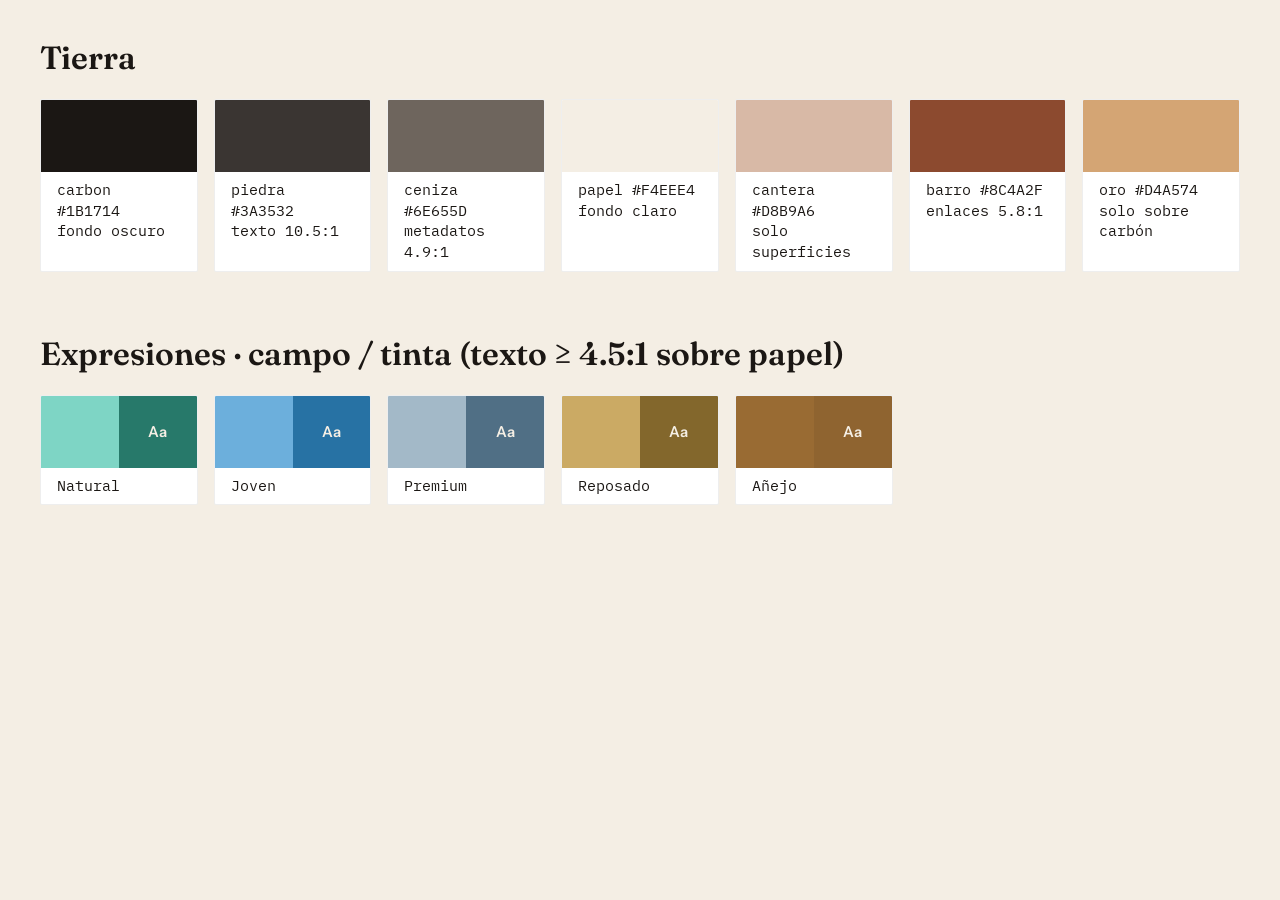
<file: design-system/preview/colores.html>
<!-- @dsCard group="Colors" -->
<!doctype html>
<html lang="es">
<head>
<meta charset="utf-8"><meta name="viewport" content="width=device-width, initial-scale=1">
<title>Colores · Casa VOV</title>
<link rel="stylesheet" href="../tokens.css">
<style>
  body { margin: 0; padding: var(--space-l); background: var(--vov-papel); color: var(--vov-carbon); font: var(--step-0)/1.5 var(--font-text); }
  h2 { font: 600 var(--step-2)/1.1 var(--font-display); margin: 0 0 var(--space-m); }
  h2:not(:first-child) { margin-top: var(--space-xl); }
  .row { display: grid; grid-template-columns: repeat(auto-fill, minmax(150px, 1fr)); gap: var(--space-s); }
  .sw { border-radius: var(--radius); overflow: hidden; border: 1px solid #0001; background: #fff; }
  .sw i { display: block; height: 72px; }
  .sw p { margin: 0; padding: var(--space-xs) var(--space-s); font: var(--step--1)/1.4 var(--font-data); }
  .pair { display: grid; grid-template-columns: 1fr 1fr; }
  .pair i:last-child { display: grid; place-items: center; color: var(--vov-papel); font: 600 var(--step--1) var(--font-text); }
</style>
</head>
<body>
  <h2>Tierra</h2>
  <div class="row">
    <div class="sw"><i style="background:var(--vov-carbon)"></i><p>carbon #1B1714<br>fondo oscuro</p></div>
    <div class="sw"><i style="background:var(--vov-piedra)"></i><p>piedra #3A3532<br>texto 10.5:1</p></div>
    <div class="sw"><i style="background:var(--vov-ceniza)"></i><p>ceniza #6E655D<br>metadatos 4.9:1</p></div>
    <div class="sw"><i style="background:var(--vov-papel)"></i><p>papel #F4EEE4<br>fondo claro</p></div>
    <div class="sw"><i style="background:var(--vov-cantera)"></i><p>cantera #D8B9A6<br>solo superficies</p></div>
    <div class="sw"><i style="background:var(--vov-barro)"></i><p>barro #8C4A2F<br>enlaces 5.8:1</p></div>
    <div class="sw"><i style="background:var(--vov-oro)"></i><p>oro #D4A574<br>solo sobre carbón</p></div>
  </div>
  <h2>Expresiones · campo / tinta (texto ≥ 4.5:1 sobre papel)</h2>
  <div class="row">
    <div class="sw"><span class="pair"><i style="background:var(--vov-natural)"></i><i style="background:var(--vov-natural-tinta)">Aa</i></span><p>Natural</p></div>
    <div class="sw"><span class="pair"><i style="background:var(--vov-joven)"></i><i style="background:var(--vov-joven-tinta)">Aa</i></span><p>Joven</p></div>
    <div class="sw"><span class="pair"><i style="background:var(--vov-premium)"></i><i style="background:var(--vov-premium-tinta)">Aa</i></span><p>Premium</p></div>
    <div class="sw"><span class="pair"><i style="background:var(--vov-reposado)"></i><i style="background:var(--vov-reposado-tinta)">Aa</i></span><p>Reposado</p></div>
    <div class="sw"><span class="pair"><i style="background:var(--vov-anejo)"></i><i style="background:var(--vov-anejo-tinta)">Aa</i></span><p>Añejo</p></div>
  </div>
</body>
</html>
</file>
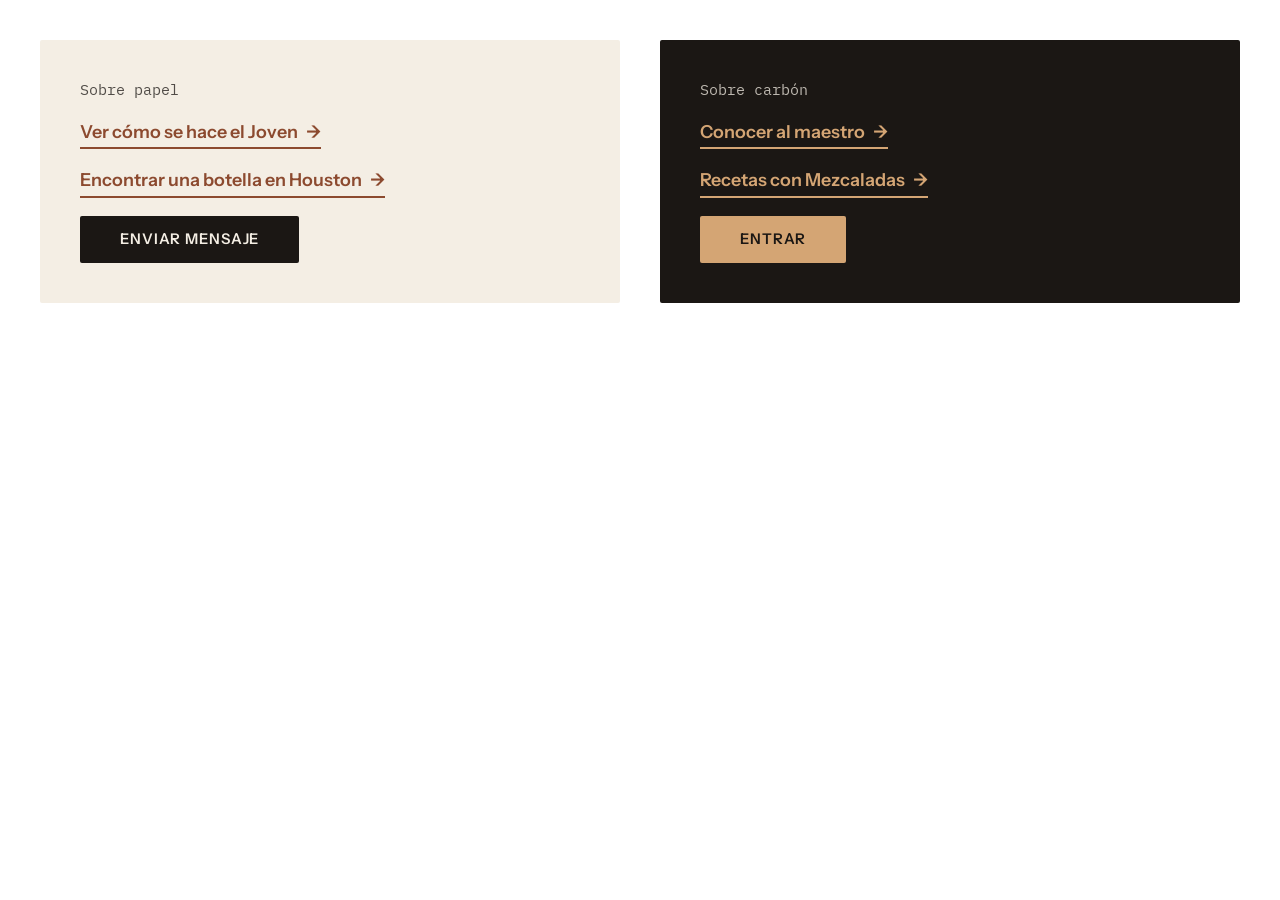
<file: design-system/preview/enlaces-y-acciones.html>
<!-- @dsCard group="Components" -->
<!doctype html>
<html lang="es">
<head>
<meta charset="utf-8"><meta name="viewport" content="width=device-width, initial-scale=1">
<title>Enlaces y acciones · Casa VOV</title>
<link rel="stylesheet" href="../tokens.css">
<style>
  body { margin: 0; padding: var(--space-l); font: var(--step-0)/1.5 var(--font-text); display: grid; gap: var(--space-l); grid-template-columns: 1fr 1fr; }
  section { padding: var(--space-l); border-radius: var(--radius); }
  .claro { background: var(--vov-papel); color: var(--vov-carbon); }
  .oscuro { background: var(--vov-carbon); color: var(--vov-papel); }
  .meta { font: var(--step--1)/1.4 var(--font-data); opacity: .75; margin: 0 0 var(--space-s); }
  /* Acción principal: un enlace con intención, no una píldora */
  .accion { display: inline-flex; gap: var(--space-xs); align-items: baseline; font-weight: 600; text-decoration: none;
            color: var(--vov-barro); border-bottom: 2px solid currentColor; padding-bottom: 2px;
            transition: gap var(--dur-corta) var(--ease-humo); }
  .accion:hover { gap: var(--space-s); }
  .accion:focus-visible { outline: 2px solid currentColor; outline-offset: 4px; }
  .oscuro .accion { color: var(--vov-oro); }
  /* Botón de formulario: rectangular, radio 2px */
  .boton { font: 600 var(--step--1)/1 var(--font-text); letter-spacing: .06em; text-transform: uppercase;
           background: var(--vov-carbon); color: var(--vov-papel); border: 0; border-radius: var(--radius);
           padding: var(--space-s) var(--space-l); cursor: pointer; transition: background var(--dur-micro); }
  .boton:hover { background: var(--vov-barro); }
  .oscuro .boton { background: var(--vov-oro); color: var(--vov-carbon); }
</style>
</head>
<body>
  <section class="claro">
    <p class="meta">Sobre papel</p>
    <p><a class="accion" href="#">Ver cómo se hace el Joven <span aria-hidden="true">→</span></a></p>
    <p><a class="accion" href="#">Encontrar una botella en Houston <span aria-hidden="true">→</span></a></p>
    <button class="boton" type="button">Enviar mensaje</button>
  </section>
  <section class="oscuro">
    <p class="meta">Sobre carbón</p>
    <p><a class="accion" href="#">Conocer al maestro <span aria-hidden="true">→</span></a></p>
    <p><a class="accion" href="#">Recetas con Mezcaladas <span aria-hidden="true">→</span></a></p>
    <button class="boton" type="button">Entrar</button>
  </section>
</body>
</html>
</file>
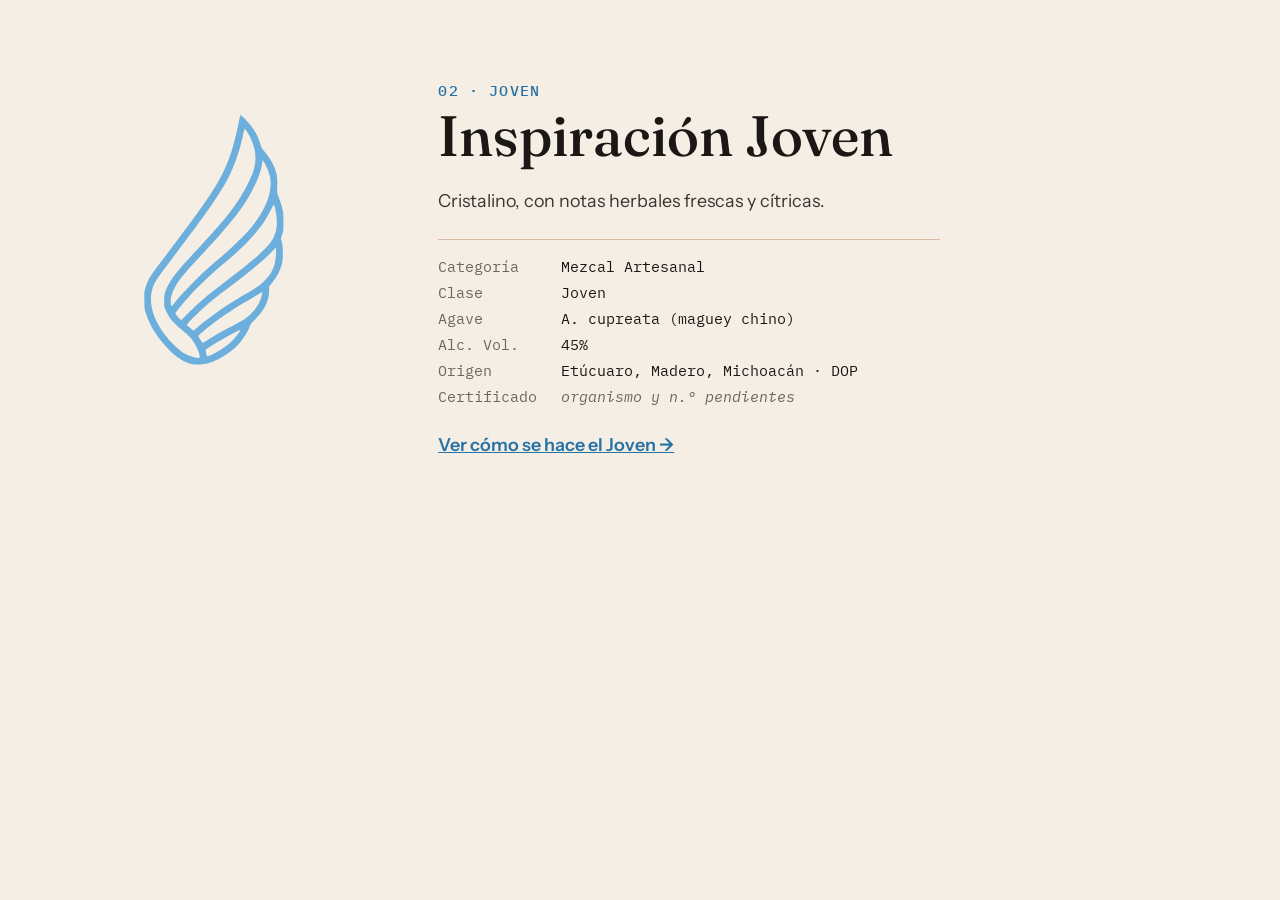
<file: design-system/preview/ficha-expresion.html>
<!-- @dsCard group="Components" -->
<!doctype html>
<html lang="es">
<head>
<meta charset="utf-8"><meta name="viewport" content="width=device-width, initial-scale=1">
<title>Ficha de expresión · Casa VOV</title>
<link rel="stylesheet" href="../tokens.css">
<style>
  body { margin: 0; padding: var(--space-l); background: var(--vov-papel); color: var(--vov-carbon); font: var(--step-0)/1.5 var(--font-text); }
  .ficha { --campo: var(--vov-joven); --tinta: var(--vov-joven-tinta);
           display: grid; grid-template-columns: 5fr 7fr; gap: var(--space-l); max-width: 900px; align-items: center; }
  .ficha.reposado { --campo: var(--vov-reposado); --tinta: var(--vov-reposado-tinta); }
  .ala { width: 100%; height: auto; fill: var(--campo); }
  .ala path { transform: scale(1.6); transform-origin: center; }
  .kicker { font: 500 var(--step--1)/1 var(--font-data); color: var(--tinta); letter-spacing: .08em; text-transform: uppercase; margin: 0 0 var(--space-xs); }
  h2 { font: 500 var(--step-4)/1 var(--font-display); margin: 0 0 var(--space-m); }
  .nota { color: var(--vov-piedra); max-width: 48ch; margin: 0 0 var(--space-m); }
  dl { display: grid; grid-template-columns: max-content 1fr; gap: var(--space-2xs) var(--space-m); margin: 0 0 var(--space-m);
       font: var(--step--1)/1.5 var(--font-data); border-top: 1px solid var(--vov-cantera); padding-top: var(--space-s); }
  dt { color: var(--vov-ceniza); }
  dd { margin: 0; }
  a { color: var(--tinta); font-weight: 600; }
  .pend { color: var(--vov-ceniza); font-style: italic; }
</style>
</head>
<body>
  <article class="ficha">
    <svg class="ala" viewBox="0 0 612 791.999994" role="img" aria-label="Ala de Casa VOV en el color del Joven"><path fill-rule="evenodd" d="M 326.859375 236.558594 C 321.808594 261.71875 316.617188 277.78125 308.441406 293.53125 C 299.214844 311.3125 285.304688 331.191406 247.589844 380.488281 C 233.222656 399.265625 230.652344 403.257812 228.015625 410.878906 C 226.136719 416.308594 226.117188 416.464844 226.148438 425.820312 C 226.179688 434.503906 226.308594 435.6875 227.710938 440.285156 C 231.828125 453.742188 241.292969 468.371094 253.460938 480.085938 C 261.734375 488.050781 268.59375 492.285156 276.453125 494.289062 C 281.265625 495.515625 289.703125 495.117188 295.089844 493.410156 C 304.476562 490.4375 317.070312 482.765625 324.3125 475.605469 C 330.675781 469.316406 336.59375 460.339844 338.738281 453.726562 C 339.210938 452.269531 341.058594 449.984375 344.585938 446.496094 C 354.433594 436.761719 359.335938 426.609375 359.335938 415.957031 L 359.335938 411.605469 L 363.207031 406.820312 C 367.621094 401.367188 371.078125 394.726562 372.785156 388.429688 C 374.359375 382.621094 374.40625 370.535156 372.875 364.390625 L 371.84375 360.25 L 373.226562 356.324219 C 374.496094 352.722656 374.609375 351.59375 374.621094 342.664062 C 374.628906 333.785156 374.496094 332.425781 373.105469 327.207031 C 372.265625 324.0625 370.71875 319.261719 369.667969 316.542969 C 367.757812 311.601562 367.757812 311.597656 368.074219 304.460938 C 368.445312 296.121094 367.53125 290.394531 364.757812 283.730469 C 362.820312 279.066406 357.984375 271.59375 353.941406 267.011719 C 351.769531 264.546875 350.996094 263.089844 349.96875 259.523438 C 347.167969 249.800781 342.285156 241.621094 334.59375 233.777344 C 331.820312 230.945312 329.304688 228.632812 329 228.632812 C 328.695312 228.632812 327.734375 232.199219 326.859375 236.558594 M 332.957031 243.683594 C 332.800781 244.125 332.035156 247.363281 331.253906 250.882812 C 327.09375 269.636719 320.789062 286.910156 313.160156 300.460938 C 302.753906 318.949219 290.335938 336.519531 254.269531 383.789062 C 239.480469 403.167969 236.945312 407.121094 234.777344 414.136719 C 229.339844 431.757812 237.726562 453.949219 257.246094 473.59375 C 264.984375 481.382812 271.117188 485.191406 278.886719 487.023438 C 283.933594 488.214844 285.359375 488.117188 285.347656 486.59375 C 285.335938 484.214844 282.152344 476.195312 279.621094 472.152344 C 276.480469 467.136719 273.289062 463.789062 266.316406 458.183594 C 257.222656 450.882812 252.117188 444.601562 248.722656 436.546875 C 247.414062 433.433594 247.257812 432.359375 247.28125 426.65625 C 247.3125 419.320312 248.308594 416.019531 252.902344 408.023438 C 258.019531 399.121094 262.976562 393.207031 286.722656 367.695312 C 308.894531 343.875 319.71875 330.617188 328.847656 316.105469 C 334.066406 307.808594 340.292969 295.304688 342.351562 289 C 346.398438 276.589844 345.34375 264.441406 339.160156 252.273438 C 336.503906 247.046875 333.324219 242.644531 332.957031 243.683594 M 351.609375 281.546875 C 350.535156 288.5625 348.140625 295.339844 343.265625 305.152344 C 332.742188 326.328125 321.226562 341.355469 288.933594 376.039062 C 267.132812 399.453125 263.15625 404.296875 258.613281 412.984375 C 254.589844 420.671875 253.613281 424.945312 254.5625 430.6875 C 254.753906 431.835938 255.0625 432.761719 255.253906 432.742188 C 255.441406 432.726562 257.597656 430.171875 260.046875 427.066406 C 265.445312 420.222656 284.058594 401.105469 293.976562 392.230469 C 297.957031 388.667969 305.089844 382.527344 309.832031 378.585938 C 319.613281 370.449219 335.019531 355.265625 340.636719 348.226562 C 356.664062 328.136719 363.328125 309.757812 360.210938 294.253906 C 359.261719 289.542969 355.5625 280.808594 353.410156 278.207031 L 352.320312 276.890625 Z M 360.90625 330.371094 C 352.359375 347.820312 338.089844 364.257812 313.445312 385.050781 C 297.90625 398.160156 284.496094 410.699219 275.289062 420.730469 C 267.828125 428.859375 259.210938 439.4375 259.210938 440.46875 C 259.210938 440.792969 260.597656 442.554688 262.292969 444.382812 L 265.375 447.714844 L 274.671875 438.421875 C 285.199219 427.898438 293 421.230469 307.695312 410.191406 C 335.324219 389.429688 352.828125 374.722656 358.929688 367.144531 C 365.601562 358.855469 368.035156 351.296875 367.515625 340.5 C 367.230469 334.597656 365.441406 325.09375 364.457031 324.257812 C 364.242188 324.074219 362.644531 326.824219 360.90625 330.371094 M 361.839844 374.800781 C 354.441406 382.753906 337.117188 397.160156 314.882812 413.859375 C 308.636719 418.550781 300.5 424.902344 296.804688 427.976562 C 289.824219 433.777344 274.414062 448.542969 272.410156 451.347656 L 271.261719 452.957031 L 272.886719 454.128906 C 273.777344 454.773438 275.417969 456.117188 276.527344 457.113281 L 278.546875 458.925781 L 283.757812 454.425781 C 297.710938 442.378906 318.1875 428.492188 339.867188 416.363281 C 358.035156 406.203125 366.597656 393.414062 366.625 376.394531 C 366.632812 373.074219 366.558594 370.28125 366.464844 370.1875 C 366.367188 370.097656 364.289062 372.171875 361.839844 374.800781 M 347.933594 419.953125 C 346.097656 421.113281 340.59375 424.375 335.695312 427.207031 C 325.136719 433.316406 309.792969 443.328125 301.878906 449.273438 C 294.582031 454.757812 283.6875 463.882812 283.6875 464.511719 C 283.6875 465.363281 288.210938 471.996094 288.703125 471.863281 C 288.960938 471.796875 291.339844 470.324219 293.992188 468.597656 C 301.0625 463.988281 310.046875 458.902344 320.121094 453.808594 C 331.296875 448.160156 335.976562 444.945312 341.457031 439.15625 C 346.375 433.960938 349.917969 427.808594 351.253906 422.144531 C 352.222656 418.035156 352.25 417.738281 351.6875 417.804688 C 351.460938 417.828125 349.769531 418.796875 347.933594 419.953125 M 320.542969 461.789062 C 310.699219 466.917969 303.683594 470.96875 296.839844 475.464844 C 291.484375 478.988281 291.371094 479.109375 291.730469 480.816406 C 291.9375 481.773438 292.246094 483.390625 292.425781 484.40625 C 292.714844 486.074219 292.890625 486.21875 294.195312 485.894531 C 299.039062 484.683594 311.496094 477.222656 317.570312 471.886719 C 321.863281 468.117188 329.851562 457.804688 328.480469 457.804688 C 328.320312 457.804688 324.75 459.597656 320.542969 461.789062 "/></svg>
    <div>
      <p class="kicker">02 · Joven</p>
      <h2>Inspiración Joven</h2>
      <p class="nota">Cristalino, con notas herbales frescas y cítricas.</p>
      <dl>
        <dt>Categoría</dt><dd>Mezcal Artesanal</dd>
        <dt>Clase</dt><dd>Joven</dd>
        <dt>Agave</dt><dd>A. cupreata (maguey chino)</dd>
        <dt>Alc. Vol.</dt><dd>45%</dd>
        <dt>Origen</dt><dd>Etúcuaro, Madero, Michoacán · DOP</dd>
        <dt>Certificado</dt><dd class="pend">organismo y n.º pendientes</dd>
      </dl>
      <a href="#">Ver cómo se hace el Joven →</a>
    </div>
  </article>
</body>
</html>
</file>
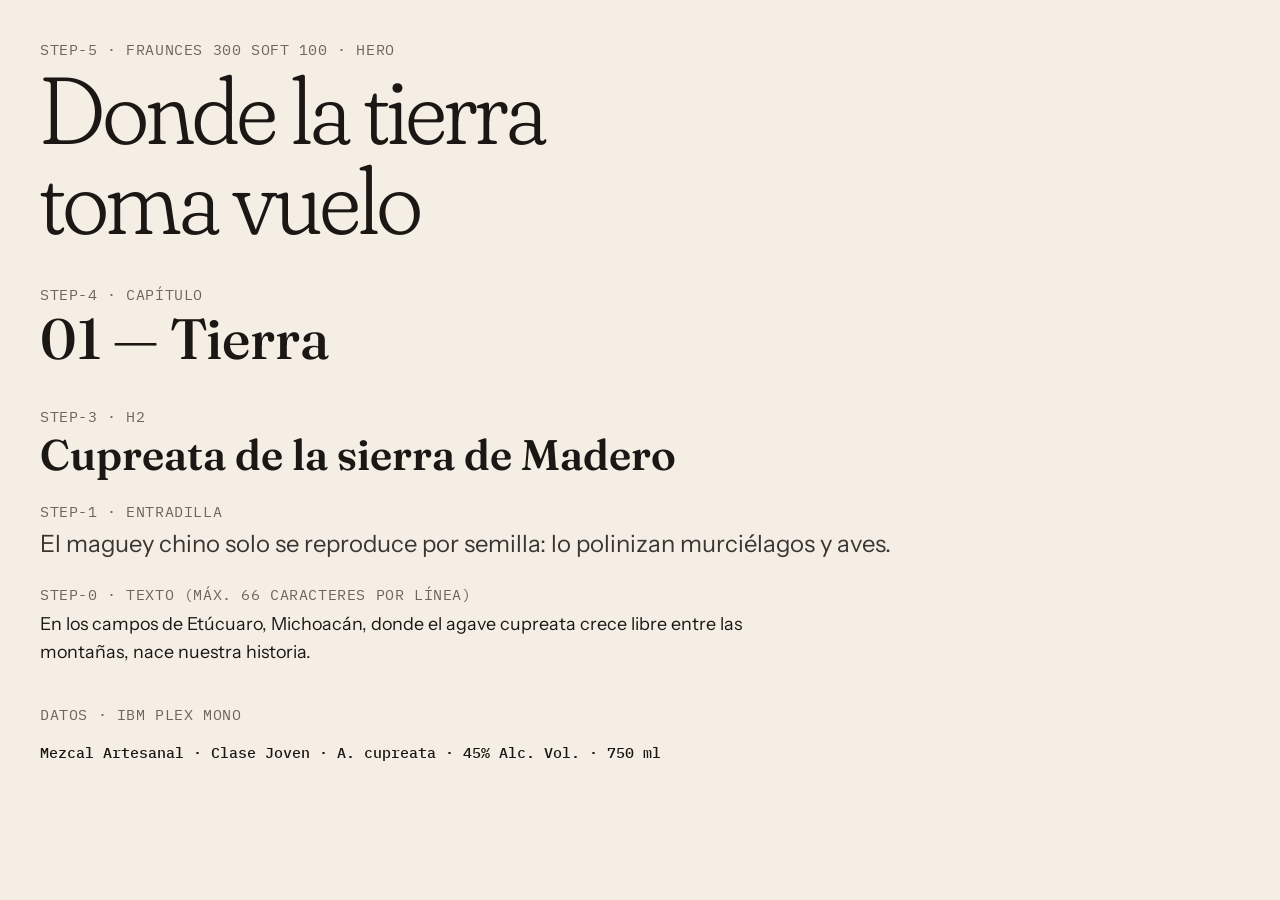
<file: design-system/preview/tipografia.html>
<!-- @dsCard group="Type" -->
<!doctype html>
<html lang="es">
<head>
<meta charset="utf-8"><meta name="viewport" content="width=device-width, initial-scale=1">
<title>Tipografía · Casa VOV</title>
<link rel="stylesheet" href="../tokens.css">
<style>
  body { margin: 0; padding: var(--space-l); background: var(--vov-papel); color: var(--vov-carbon); font: var(--step-0)/1.55 var(--font-text); }
  .meta { font: var(--step--1)/1.4 var(--font-data); color: var(--vov-ceniza); letter-spacing: .04em; text-transform: uppercase; margin: 0 0 var(--space-2xs); }
  .s5 { font: 300 var(--step-5)/0.95 var(--font-display); font-variation-settings: "SOFT" 100; letter-spacing: -0.02em; margin: 0 0 var(--space-l); max-width: 12ch; }
  .s4 { font: 500 var(--step-4)/1 var(--font-display); margin: 0 0 var(--space-l); }
  .s3 { font: 600 var(--step-3)/1.1 var(--font-display); margin: 0 0 var(--space-m); }
  .s1 { font: 400 var(--step-1)/1.45 var(--font-text); color: var(--vov-piedra); max-width: var(--measure); margin: 0 0 var(--space-m); }
  p.body { max-width: var(--measure); margin: 0 0 var(--space-l); }
  .data { font: 500 var(--step--1)/1.6 var(--font-data); }
</style>
</head>
<body>
  <p class="meta">step-5 · Fraunces 300 SOFT 100 · hero</p>
  <h1 class="s5">Donde la tierra toma vuelo</h1>
  <p class="meta">step-4 · capítulo</p>
  <h2 class="s4">01 — Tierra</h2>
  <p class="meta">step-3 · H2</p>
  <h3 class="s3">Cupreata de la sierra de Madero</h3>
  <p class="meta">step-1 · entradilla</p>
  <p class="s1">El maguey chino solo se reproduce por semilla: lo polinizan murciélagos y aves.</p>
  <p class="meta">step-0 · texto (máx. 66 caracteres por línea)</p>
  <p class="body">En los campos de Etúcuaro, Michoacán, donde el agave cupreata crece libre entre las montañas, nace nuestra historia.</p>
  <p class="meta">datos · IBM Plex Mono</p>
  <p class="data">Mezcal Artesanal · Clase Joven · A. cupreata · 45% Alc. Vol. · 750 ml</p>
</body>
</html>
</file>
<file: Final_Version_Backup/styles.css>
/* ============================================
   CASA VOV INSPIRACIÓN - ESTILOS PRINCIPALES
   ============================================ */

/* --- VARIABLES DE COLOR Y CONFIGURACIÓN --- */
:root {
    /* Paleta Principal */
    --color-oro-viejo: #D4A574;
    --color-negro-carbon: #1C1C1C;
    --color-blanco-puro: #FFFFFF;
    --color-gris-calido: #E8E2D5;
    --color-ambar-profundo: #8B4513;

    /* Azul Cielo Pastel (Nuevo) */
    --color-azul-cielo: #B8E3F5;
    --color-azul-marino: #1a2332;

    /* Colores de Mezcladas */
    --color-purpura: #6B46C1;
    --color-rosa: #E8B4B8;
    --color-naranja: #FF8C42;
    --color-amarillo: #FFD700;
    --color-cafe: #8B6F47;
    --color-terracota: #CD5C5C;

    /* Tipografías */
    --font-principal: 'Playfair Display', serif;
    --font-secundaria: 'Inter', sans-serif;

    /* Espaciados */
    --spacing-xs: 0.5rem;
    --spacing-sm: 1rem;
    --spacing-md: 2rem;
    --spacing-lg: 3rem;
    --spacing-xl: 5rem;

    /* Transiciones */
    --transition-smooth: all 0.3s cubic-bezier(0.4, 0, 0.2, 1);
    --transition-bounce: all 0.6s cubic-bezier(0.68, -0.55, 0.265, 1.55);
}

/* --- RESET Y ESTILOS BASE --- */
* {
    margin: 0;
    padding: 0;
    box-sizing: border-box;
}

html {
    scroll-behavior: smooth;
    font-size: 16px;
}

body {
    font-family: var(--font-secundaria);
    color: var(--color-negro-carbon);
    line-height: 1.6;
    overflow-x: hidden;
    background-color: var(--color-blanco-puro);
}

/* --- NAVEGACIÓN --- */
#mainNav {
    position: fixed;
    top: 0;
    width: 100%;
    z-index: 1000;
    transition: var(--transition-smooth);
    /* REDUCCIÓN DE TAMAÑO DE BARRA: Padding reducido */
    padding: 0.2rem 0;
    height: 70px;
    /* Altura fija controlada */
    display: flex;
    align-items: center;
}

.nav-transparent {
    background: rgba(28, 28, 28, 0.1);
    backdrop-filter: blur(10px);
    border-bottom: 1px solid rgba(255, 255, 255, 0.05);
}

.nav-solid {
    background: var(--color-negro-carbon);
    /* Sombra más sutil */
    box-shadow: 0 2px 15px rgba(0, 0, 0, 0.3);
}

.nav-container {
    max-width: 1400px;
    width: 100%;
    margin: 0 auto;
    padding: 0 2rem;
    display: flex;
    justify-content: space-between;
    align-items: center;
    height: 100%;
}

/* Mantener tamaño del logo intacto */
.nav-logo {
    display: flex;
    align-items: center;
    gap: 0.8rem;
    height: 100%;
}

.nav-wing {
    width: 120px;
    /* Aumentado 50% desde 80px */
    height: auto;
    transition: transform 0.3s ease;
    filter: brightness(0) invert(1);
}

.nav-logo:hover .nav-wing {
    transform: translateY(-3px) rotate(5deg);
}

.nav-text {
    font-family: var(--font-principal);
    font-weight: 700;
    font-size: 1.5rem;
    /* Tamaño de letra mantenido */
    color: var(--color-blanco-puro);
    letter-spacing: 1px;
}

.nav-menu {
    display: flex;
    gap: 2rem;
}

.nav-link {
    color: var(--color-blanco-puro);
    text-decoration: none;
    font-weight: 500;
    transition: var(--transition-smooth);
    position: relative;
    padding: 0.5rem 0;
}

.nav-link::after {
    content: '';
    position: absolute;
    bottom: 0;
    left: 0;
    width: 0;
    height: 2px;
    background: var(--color-oro-viejo);
    transition: width 0.3s ease;
}

.nav-link:hover::after,
.nav-link.active::after {
    width: 100%;
}

.nav-link.active {
    color: var(--color-oro-viejo);
}

.nav-mobile-toggle {
    display: none;
    flex-direction: column;
    gap: 4px;
    cursor: pointer;
}

.nav-mobile-toggle span {
    width: 25px;
    height: 2px;
    background: var(--color-blanco-puro);
    transition: var(--transition-smooth);
}

/* --- SECCIÓN HERO --- */
.hero-section {
    height: 100vh;
    position: relative;
    display: flex;
    align-items: center;
    justify-content: center;
    background: linear-gradient(135deg, var(--color-negro-carbon) 0%, var(--color-ambar-profundo) 100%);
    overflow: hidden;
    padding-top: 120px;
    /* <--- AÑADE ESTA LÍNEA */
}

.particles-container {
    position: absolute;
    width: 100%;
    height: 100%;
    top: 0;
    left: 0;
}

.hero-wing-container {
    position: absolute;
    width: 100%;
    height: 100%;
    opacity: 0.4;
}

.hero-wing {
    position: absolute;
    width: 700px;
    top: 50%;
    left: 50%;
    transform: translate(-50%, -50%) rotate(0deg);
    filter: brightness(0) invert(1);
    z-index: 1;
    will-change: transform;
}

.hero-content {
    position: relative;
    z-index: 2;
    text-align: center;
    color: var(--color-blanco-puro);
}

.hero-title {
    font-family: var(--font-principal);
    font-size: 5rem;
    font-weight: 900;
    margin-bottom: 1rem;
    line-height: 1.1;
}

.title-line {
    display: block;
}

.title-accent {
    color: var(--color-oro-viejo);
    font-style: italic;
}

.hero-subtitle {
    font-size: 1.5rem;
    margin-bottom: 0.5rem;
    opacity: 0.9;
}

.hero-tagline {
    font-size: 1.2rem;
    font-style: italic;
    opacity: 0.8;
    margin-bottom: 3rem;
}

.hero-cta {
    display: flex;
    gap: 1.5rem;
    justify-content: center;
}

/* --- BOTONES --- */
.btn {
    padding: 1rem 2.5rem;
    border: none;
    border-radius: 50px;
    font-weight: 600;
    text-decoration: none;
    display: inline-flex;
    /* Changed from inline-block to inline-flex */
    align-items: center;
    /* Center vertically */
    justify-content: center;
    /* Center horizontally */
    gap: 0.5rem;
    /* Space between text and icon */
    transition: var(--transition-smooth);
    cursor: pointer;
    position: relative;
    overflow: hidden;
}

.btn-primary {
    background: var(--color-oro-viejo);
    color: var(--color-negro-carbon);
}

.btn-primary:hover {
    background: var(--color-ambar-profundo);
    color: var(--color-blanco-puro);
    transform: translateY(-2px);
    box-shadow: 0 10px 30px rgba(212, 165, 116, 0.3);
}

.btn-outline {
    background: transparent;
    color: var(--color-blanco-puro);
    border: 2px solid var(--color-blanco-puro);
}

.btn-outline:hover {
    background: var(--color-blanco-puro);
    color: var(--color-negro-carbon);
}

.btn-secondary {
    background: var(--color-azul-cielo);
    color: var(--color-negro-carbon);
}

.btn-secondary:hover {
    background: var(--color-azul-marino);
    color: var(--color-blanco-puro);
    transform: translateY(-2px);
}

/* --- SCROLL INDICATOR --- */
.scroll-indicator {
    position: absolute;
    bottom: 2rem;
    /* CAMBIAR de 3rem a 2rem */
    left: 50%;
    transform: translateX(-50%);
    text-align: center;
    color: var(--color-blanco-puro);
    z-index: 10;
    /* AGREGAR para que esté arriba */
    background: rgba(28, 28, 28, 0.7);
    /* AGREGAR fondo semi-transparente */
    padding: 10px 20px;
    /* AGREGAR padding */
    border-radius: 20px;
    /* AGREGAR bordes redondeados */
}


.scroll-indicator span {
    font-size: 0.9rem;
    opacity: 0.7;
}

.scroll-arrow {
    width: 30px;
    height: 30px;
    margin: 1rem auto 0;
    border-right: 2px solid var(--color-oro-viejo);
    border-bottom: 2px solid var(--color-oro-viejo);
    transform: rotate(45deg);
    animation: scrollBounce 2s infinite;
}

@keyframes scrollBounce {

    0%,
    20%,
    50%,
    80%,
    100% {
        transform: rotate(45deg) translateY(0);
    }

    40% {
        transform: rotate(45deg) translateY(-10px);
    }

    60% {
        transform: rotate(45deg) translateY(-5px);
    }
}

/* --- SECCIÓN PRODUCTOS PRINCIPALES --- */
.products-main {
    padding: var(--spacing-xl) 0;
    background: var(--color-gris-calido);
}

.container {
    max-width: 1400px;
    margin: 0 auto;
    padding: 0 2rem;
}

.section-title {
    font-family: var(--font-principal);
    font-size: 3.5rem;
    text-align: center;
    margin-bottom: 1rem;
    color: var(--color-negro-carbon);
}

.title-pre {
    display: block;
    font-size: 1.5rem;
    font-weight: 400;
    color: var(--color-oro-viejo);
    font-style: italic;
}

.section-subtitle {
    text-align: center;
    font-size: 1.2rem;
    color: #666;
    margin-bottom: var(--spacing-lg);
}

.products-grid {
    display: grid;
    /* Usamos auto-fit para que se ajuste mejor al espacio disponible */
    grid-template-columns: repeat(auto-fit, minmax(350px, 1fr));
    gap: 2rem;
    margin-bottom: 3rem;
    max-width: 1200px;
    margin-left: auto;
    margin-right: auto;
}



.product-card {
    background: var(--color-blanco-puro);
    border-radius: 20px;
    padding: var(--spacing-md);
    text-align: center;
    position: relative;
    transition: var(--transition-smooth);
    box-shadow: 0 5px 20px rgba(0, 0, 0, 0.08);
}

.product-card:hover {
    transform: translateY(-10px);
    box-shadow: 0 15px 40px rgba(0, 0, 0, 0.15);
}

.product-card.featured {
    border: 2px solid var(--color-oro-viejo);
}

.product-badge {
    position: absolute;
    top: -15px;
    right: 20px;
    background: var(--color-oro-viejo);
    color: var(--color-negro-carbon);
    padding: 0.5rem 1rem;
    border-radius: 20px;
    font-weight: 600;
    font-size: 0.9rem;
}

.product-image-container {
    height: 400px;
    position: relative;
    margin-bottom: var(--spacing-md);
    display: flex;
    justify-content: center;
    align-items: center;
}

.product-bottle {
    height: 100%;
    width: auto;
    object-fit: contain;
    transition: var(--transition-smooth);
}

.product-card:hover .product-bottle {
    transform: scale(1.05) rotate(2deg);
}

.product-glow {
    position: absolute;
    top: 50%;
    left: 50%;
    transform: translate(-50%, -50%);
    width: 200px;
    height: 200px;
    background: radial-gradient(circle, var(--color-oro-viejo) 0%, transparent 70%);
    opacity: 0;
    transition: var(--transition-smooth);
    pointer-events: none;
}

.product-card:hover .product-glow {
    opacity: 0.3;
}

.product-info h3 {
    font-family: var(--font-principal);
    font-size: 2rem;
    margin-bottom: 0.5rem;
    color: var(--color-negro-carbon);
}

.product-type {
    color: var(--color-oro-viejo);
    font-style: italic;
    margin-bottom: 0.25rem;
}

.product-alc {
    font-weight: 600;
    color: #666;
    margin-bottom: var(--spacing-sm);
}

.product-notes {
    margin: var(--spacing-md) 0;
    padding: var(--spacing-sm);
    background: var(--color-gris-calido);
    border-radius: 10px;
}

.product-notes h4 {
    font-size: 1.1rem;
    margin-bottom: 0.5rem;
    color: var(--color-ambar-profundo);
}

.btn-detail {
    background: transparent;
    color: var(--color-oro-viejo);
    border: 2px solid var(--color-oro-viejo);
    padding: 0.8rem 2rem;
    border-radius: 25px;
    font-weight: 600;
    cursor: pointer;
    transition: var(--transition-smooth);
}

.btn-detail:hover {
    background: var(--color-oro-viejo);
    color: var(--color-negro-carbon);
}

/* --- SECCIÓN PREMIOS --- */

.awards-section {
    padding: var(--spacing-xl) 0;
    background: linear-gradient(135deg, var(--color-blanco-puro) 0%, var(--color-azul-cielo) 100%);
    overflow: hidden;
}

.awards-timeline {
    position: relative;
    max-width: 1000px;
    margin: 0 auto;
    padding: var(--spacing-lg) 0;
}

/* Central timeline line - animates as you scroll */
.awards-timeline::before {
    content: '';
    position: absolute;
    left: 50%;
    top: 0;
    bottom: 0;
    width: 2px;
    background: var(--color-oro-viejo);
    transform: translateX(-50%) scaleY(0);
    transform-origin: top;
    transition: transform 1s ease-out;
}

.awards-timeline.timeline-animated::before {
    transform: translateX(-50%) scaleY(1);
}

/* --- AWARD ITEMS --- */
.award-item {
    position: relative;
    margin-bottom: var(--spacing-lg);
    display: flex;
    align-items: center;
    opacity: 0;
    transform: translateY(50px);
    transition: all 0.8s cubic-bezier(0.4, 0, 0.2, 1);
}

/* Animated state - triggered by scroll */
.award-item.award-visible {
    opacity: 1;
    transform: translateY(0);
}

/* Alternate positioning for desktop */
.award-item:nth-child(odd) {
    flex-direction: row-reverse;
}

/* Stagger animation delays */
.award-item:nth-child(1).award-visible {
    transition-delay: 0.1s;
}

.award-item:nth-child(2).award-visible {
    transition-delay: 0.3s;
}

.award-item:nth-child(3).award-visible {
    transition-delay: 0.5s;
}

.award-item:nth-child(4).award-visible {
    transition-delay: 0.7s;
}

/* --- YEAR BADGE --- */
.award-year {
    position: absolute;
    left: 50%;
    transform: translateX(-50%) scale(0);
    background: var(--color-oro-viejo);
    color: var(--color-negro-carbon);
    padding: 0.5rem 1rem;
    border-radius: 20px;
    font-weight: 700;
    font-size: 1.1rem;
    z-index: 2;
    box-shadow: 0 4px 15px rgba(212, 165, 116, 0.4);
    transition: transform 0.6s cubic-bezier(0.68, -0.55, 0.265, 1.55);
}

.award-item.award-visible .award-year {
    transform: translateX(-50%) scale(1);
}

/* --- AWARD CONTENT CARD --- */
.award-content {
    background: var(--color-blanco-puro);
    padding: var(--spacing-md);
    border-radius: 15px;
    box-shadow: 0 10px 30px rgba(0, 0, 0, 0.1);
    width: 45%;
    display: flex;
    gap: var(--spacing-md);
    align-items: center;
    transition: all 0.3s ease;
    position: relative;
    overflow: hidden;
}

/* Hover effect for desktop */
@media (min-width: 769px) {
    .award-content:hover {
        transform: translateY(-5px);
        box-shadow: 0 15px 40px rgba(0, 0, 0, 0.15);
    }
}

/* Shine effect on appear */
.award-content::before {
    content: '';
    position: absolute;
    top: 0;
    left: -100%;
    width: 50%;
    height: 100%;
    background: linear-gradient(90deg, transparent, rgba(255, 255, 255, 0.5), transparent);
    transition: left 0.7s ease;
}

.award-item.award-visible .award-content::before {
    left: 100%;
}

/* --- MEDAL IMAGE --- */
.award-medal {
    flex-shrink: 0;
}

.award-medal img {
    width: 120px;
    height: auto;
    transition: transform 0.3s ease;
}

.award-content:hover .award-medal img {
    transform: scale(1.05) rotate(5deg);
}

/* --- AWARD INFO TEXT --- */
.award-info h3 {
    font-family: var(--font-principal);
    font-size: 1.5rem;
    color: var(--color-negro-carbon);
    margin-bottom: 0.5rem;
    line-height: 1.3;
}

.award-competition {
    color: var(--color-oro-viejo);
    font-weight: 600;
    margin-bottom: 0.25rem;
    font-size: 0.95rem;
}

.award-product {
    color: #666;
    font-style: italic;
    margin-bottom: var(--spacing-sm);
    font-size: 0.9rem;
}

.judge-comment {
    font-style: italic;
    color: #666;
    border-left: 3px solid var(--color-oro-viejo);
    padding-left: var(--spacing-sm);
    margin-top: var(--spacing-sm);
    font-size: 0.9rem;
    line-height: 1.5;
}

/* Full width award (like 2024 recognition) */
.award-info.full-width {
    width: 100%;
}

.award-details {
    color: #555;
    line-height: 1.6;
    margin-top: 0.5rem;
}

/* ============================================
   MOBILE RESPONSIVE DESIGN (768px and below)
   ============================================ */
@media (max-width: 768px) {

    .awards-section {
        padding: 3rem 0;
    }

    .awards-timeline {
        padding: 2rem 1rem;
    }

    /* Remove center line on mobile */
    .awards-timeline::before {
        display: none;
    }

    /* Stack awards vertically */
    .award-item {
        flex-direction: column !important;
        margin-bottom: 3rem;
        transform: translateY(30px);
    }

    /* Year badge repositioned */
    .award-year {
        position: relative;
        left: 0;
        transform: scale(0);
        margin-bottom: 1rem;
        font-size: 1rem;
        padding: 0.4rem 0.8rem;
    }

    .award-item.award-visible .award-year {
        transform: scale(1);
    }

    /* Full width content cards */
    .award-content {
        width: 100%;
        flex-direction: column;
        text-align: center;
        padding: 1.5rem;
    }

    /* Adjust medal size for mobile */
    .award-medal img {
        width: 100px;
        height: auto;
    }

    /* Better text sizing for mobile */
    .award-info h3 {
        font-size: 1.3rem;
    }

    .award-competition {
        font-size: 0.9rem;
    }

    .award-product {
        font-size: 0.85rem;
    }

    .judge-comment {
        font-size: 0.85rem;
        text-align: left;
        margin-top: 1rem;
    }

    .award-details {
        font-size: 0.9rem;
    }
}

/* Extra small devices (phones in portrait) */
@media (max-width: 480px) {
    .awards-section {
        padding: 2rem 0;
    }

    .award-content {
        padding: 1.2rem;
    }

    .award-medal img {
        width: 80px;
    }

    .award-info h3 {
        font-size: 1.2rem;
    }

    .award-year {
        font-size: 0.9rem;
        padding: 0.3rem 0.7rem;
    }
}

/* ============================================
   ACCESSIBILITY & SMOOTH ANIMATIONS
   ============================================ */

/* Reduce motion for users who prefer it */
@media (prefers-reduced-motion: reduce) {

    .award-item,
    .award-year,
    .award-content,
    .awards-timeline::before {
        transition: none !important;
        animation: none !important;
    }

    .award-item {
        opacity: 1;
        transform: none;
    }
}

/* Ensure touch targets are large enough on mobile */
@media (max-width: 768px) {
    .award-content {
        min-height: 44px;
        /* Minimum touch target size */
    }
}


/* --- SECCIÓN PUERTO LÁZARO --- */
.puerto-edition-new {
    position: relative;
    width: 100%;
    min-height: auto;
    background: #1a2332;
    color: var(--color-blanco-puro);
    overflow: hidden;
}

.puerto-content-wrapper {
    position: relative;
    display: flex;
    flex-direction: column;
    width: 100%;
    z-index: 1;
}

.puerto-hero-section {
    position: relative;
    min-height: 70vh;
    display: flex;
    flex-direction: column;
    justify-content: center;
    padding: 3rem 0;
    isolation: isolate;
}

.video-bg-wrapper {
    position: absolute;
    inset: 0;
    overflow: hidden;
    z-index: 1;
    transform: none;
    transition: transform 0.6s ease;
}

.video-bg-iframe {
    width: 100%;
    height: 100%;
    object-fit: cover;
    pointer-events: none;
}

.video-overlay {
    position: absolute;
    inset: 0;
    background: linear-gradient(180deg,
            rgba(26, 35, 50, 0.55) 0%,
            rgba(26, 35, 50, 0.7) 55%,
            rgba(12, 18, 32, 0.88) 100%);
    z-index: 2;
    transition: opacity 0.6s ease;
}

.video-bg-wrapper.playing+.video-overlay {
    opacity: 0.45;
}

.aztec-separator {
    width: 100%;
    height: 60px;
    background: linear-gradient(90deg,
            rgba(184, 227, 245, 0.18) 0%,
            rgba(212, 165, 116, 0.18) 50%,
            rgba(184, 227, 245, 0.18) 100%);
    clip-path: polygon(0 0, 5% 30px, 10% 0, 15% 30px, 20% 0, 25% 30px,
            30% 0, 35% 30px, 40% 0, 45% 30px, 50% 0, 55% 30px,
            60% 0, 65% 30px, 70% 0, 75% 30px, 80% 0, 85% 30px,
            90% 0, 95% 30px, 100% 0, 100% 100%, 0 100%);
    position: absolute;
    left: 0;
    z-index: 3;
    pointer-events: none;
}

.aztec-separator.aztec-top {
    top: 0;
}

.aztec-separator.aztec-bottom {
    bottom: 0;
    transform: scaleY(-1);
}

.hero-inner-content {
    position: relative;
    z-index: 4;
    display: flex;
    align-items: center;
    justify-content: center;
    padding: 3rem 1.5rem;
    text-align: center;
}

.puerto-main-title {
    font-family: 'Playfair Display', serif;
    font-size: 2.8rem;
    font-weight: 700;
    color: var(--color-blanco-puro);
    text-shadow: 0 20px 40px rgba(0, 0, 0, 0.45);
    margin-bottom: 2.5rem;
}

.puerto-logo-section {
    display: flex;
    flex-direction: column;
    align-items: center;
    gap: 0.65rem;
}

.puerto-wing-logo {
    width: 120px;
    height: auto;
    filter: brightness(0) invert(1);
    margin-bottom: 1rem;
}

.puerto-edition-title {
    font-family: 'Playfair Display', serif;
    font-size: 1.55rem;
    letter-spacing: 0.25rem;
    text-transform: uppercase;
    color: #b8e3f5;
}

.puerto-years {
    font-family: 'Playfair Display', serif;
    font-size: 3.4rem;
    font-weight: 900;
    color: var(--color-oro-viejo);
    margin: 0.25rem 0;
}

.puerto-location {
    font-size: 1.15rem;
    letter-spacing: 0.08rem;
    opacity: 0.9;
}

.paralelismo-slider-container {
    position: relative;
    z-index: 4;
    padding: 4rem 0;
    background: linear-gradient(180deg, rgba(10, 15, 25, 0.05) 0%, rgba(10, 15, 25, 0.6) 100%);
}

.paralelismo-slider {
    max-width: 900px;
    margin: 0 auto;
    text-align: left;
}

.paralelismo-slides {
    position: relative;
    min-height: 250px;
    margin-bottom: 2rem;
}

.paralelismo-slide {
    position: absolute;
    top: 0;
    left: 0;
    width: 100%;
    opacity: 0;
    transform: translateX(50px);
    transition: all 0.5s ease;
    pointer-events: none;
    visibility: hidden;
}

.paralelismo-slide.active {
    opacity: 1;
    transform: translateX(0);
    pointer-events: auto;
    visibility: visible;
    position: relative;
}

.product-slide {
    position: absolute;
    top: 0;
    left: 0;
    width: 100%;
    height: 100%;
    opacity: 0;
    transition: all 0.5s ease-in-out;
    transform: scale(0.9);
    pointer-events: none;
    visibility: hidden;
}

.product-slide.active {
    opacity: 1;
    transform: scale(1);
    z-index: 2;
    pointer-events: auto;
    visibility: visible;
}


.slide-card h4 {
    font-family: 'Playfair Display', serif;
    font-size: 2rem;
    color: var(--color-oro-viejo);
    margin-bottom: 1.1rem;
}

.slide-card p {
    font-size: 1.1rem;
    line-height: 1.8;
    color: rgba(255, 255, 255, 0.88);
}

.puerto-navigation {
    display: flex;
    justify-content: center;
    gap: 1rem;
    margin-top: 1.5rem;
    margin-bottom: 1.5rem;
    position: relative;
    z-index: 5;
}

.puerto-prev,
.puerto-next {
    background: rgba(212, 165, 116, 0.2);
    border: 2px solid var(--color-oro-viejo);
    color: var(--color-blanco-puro);
    padding: 0.75rem 1.5rem;
    border-radius: 50px;
    font-size: 1rem;
    font-weight: 600;
    cursor: pointer;
    transition: all 0.3s ease;
}

.puerto-prev:hover,
.puerto-next:hover {
    background: var(--color-oro-viejo);
    color: var(--color-negro-carbon);
    transform: translateY(-2px);
    box-shadow: 0 5px 20px rgba(212, 165, 116, 0.4);
}

.puerto-prev[disabled],
.puerto-next[disabled] {
    opacity: 0.35;
    cursor: not-allowed;
    pointer-events: none;
    box-shadow: none;
}

.puerto-dots-container {
    display: flex;
    justify-content: center;
    gap: 0.75rem;
}

.puerto-dot {
    width: 12px;
    height: 12px;
    border-radius: 50%;
    background: rgba(255, 255, 255, 0.3);
    cursor: pointer;
    transition: all 0.3s ease;
}

.puerto-dot.active {
    background: var(--color-oro-viejo);
    width: 35px;
    border-radius: 20px;
}

.edition-details-container {
    position: relative;
    z-index: 4;
    padding: 5rem 0;
    background: linear-gradient(180deg, rgba(10, 15, 25, 0.92) 0%, rgba(10, 15, 25, 0.98) 100%);
}

.edition-details-grid {
    display: grid;
    grid-template-columns: 1fr 1fr;
    gap: 4rem;
    align-items: center;
}

.edition-bottle-image {
    display: flex;
    justify-content: flex-start;
    align-items: center;
}

/* Force horizontal layout on desktop - ensure it's not overridden */
@media (min-width: 769px) {
    .edition-details-grid {
        display: grid !important;
        grid-template-columns: 1fr 1fr !important;
        gap: 4rem;
        align-items: center;
    }

    .edition-bottle-image {
        display: flex !important;
        justify-content: flex-start;
        align-items: center;
    }
}

.edition-bottle-image img {
    width: 100%;
    max-width: 400px;
    height: auto;
    filter: drop-shadow(0 10px 30px rgba(0, 0, 0, 0.5));
}

.edition-specs h4 {
    font-family: 'Playfair Display', serif;
    font-size: 2.5rem;
    color: var(--color-oro-viejo);
    margin-bottom: 2rem;
}

.specs-list {
    list-style: none;
    padding: 0;
}

.specs-list li {
    font-size: 1.1rem;
    color: var(--color-blanco-puro);
    padding: 1rem 0;
    border-bottom: 1px solid rgba(255, 255, 255, 0.1);
}

.specs-list li:last-child {
    border-bottom: none;
}

.specs-list li strong {
    color: var(--color-azul-cielo);
    margin-right: 0.5rem;
}

.expand-btn {
    display: block;
    background: var(--color-oro-viejo);
    color: var(--color-negro-carbon);
    border: none;
    padding: 1rem 2rem;
    border-radius: 25px;
    margin: 2rem auto;
    cursor: pointer;
    font-weight: 600;
    width: fit-content;
}

/* --- SECCIÓN MEZCLADAS --- */
.flavored-section {
    padding: var(--spacing-xl) 0;
    background: linear-gradient(180deg, var(--color-azul-cielo) 0%, var(--color-blanco-puro) 50%);
    position: relative;
    overflow: hidden;
}

.flavored-showcase {
    position: relative;
}

.flavor-particles {
    position: absolute;
    width: 100%;
    height: 100%;
    top: 0;
    left: 0;
    pointer-events: none;
}

.flavored-grid {
    display: grid;
    grid-template-columns: repeat(auto-fit, minmax(300px, 1fr));
    gap: var(--spacing-lg);
    margin-bottom: var(--spacing-lg);
}

.flavor-card {
    background: var(--color-blanco-puro);
    border-radius: 20px;
    padding: var(--spacing-md);
    position: relative;
    transition: var(--transition-smooth);
    overflow: hidden;
}

.flavor-card.arandano {
    background: linear-gradient(135deg, var(--color-blanco-puro) 0%, var(--color-rosa) 100%);
}

.flavor-card.mango {
    background: linear-gradient(135deg, var(--color-blanco-puro) 0%, var(--color-amarillo) 100%);
}

.flavor-card.tamarindo {
    background: linear-gradient(135deg, var(--color-blanco-puro) 0%, var(--color-terracota) 100%);
}

.flavor-card:hover {
    transform: scale(1.05);
    box-shadow: 0 20px 40px rgba(0, 0, 0, 0.2);
}

.flavor-bubble {
    position: absolute;
    width: 150px;
    height: 150px;
    border-radius: 50%;
    opacity: 0.1;
    animation: floatBubble 6s infinite ease-in-out;
}

.arandano .flavor-bubble {
    background: var(--color-purpura);
    top: -50px;
    right: -50px;
}

.mango .flavor-bubble {
    background: var(--color-naranja);
    bottom: -50px;
    left: -50px;
}

.tamarindo .flavor-bubble {
    background: var(--color-cafe);
    top: 50%;
    right: -75px;
}

@keyframes floatBubble {

    0%,
    100% {
        transform: translate(0, 0) scale(1);
    }

    33% {
        transform: translate(30px, -30px) scale(1.1);
    }

    66% {
        transform: translate(-20px, 20px) scale(0.9);
    }
}

.flavor-image {
    text-align: center;
    margin-bottom: var(--spacing-sm);
}

.flavor-image img {
    height: 300px;
    width: auto;
    object-fit: contain;
}

.flavor-info h3 {
    font-family: var(--font-principal);
    font-size: 1.8rem;
    margin-bottom: 0.5rem;
}

.flavor-description {
    color: #666;
    margin-bottom: var(--spacing-sm);
}

.flavor-notes {
    display: flex;
    gap: 0.5rem;
    flex-wrap: wrap;
}

.flavor-notes .note {
    background: rgba(0, 0, 0, 0.1);
    padding: 0.3rem 0.8rem;
    border-radius: 15px;
    font-size: 0.9rem;
    font-weight: 500;
}

.flavored-cta {
    text-align: center;
    margin-top: var(--spacing-lg);
}

/* ========== FLAVORED CAROUSEL (MOBILE) ========== */
/* Hide carousel on desktop, show grid */
.flavored-carousel-container {
    display: none;
    position: relative;
    max-width: 1200px;
    margin: 0 auto;
    padding: 2rem 1rem;
}

.flavored-grid {
    display: grid;
}

.flavored-carousel {
    position: relative;
    height: auto;
    min-height: 500px;
    overflow: visible;
}

.flavor-slide {
    position: absolute;
    top: 0;
    left: 0;
    width: 100%;
    opacity: 0;
    transform: translateX(50px);
    transition: all 0.5s ease;
    pointer-events: none;
    visibility: hidden;
}

.flavor-slide.active {
    opacity: 1;
    transform: translateX(0);
    pointer-events: auto;
    visibility: visible;
    position: relative;
}

.flavor-slide.active {
    opacity: 1;
    transform: translateX(0);
    pointer-events: auto;
    visibility: visible;
    position: relative;
}

.flavor-carousel-btn {
    position: absolute;
    top: 50%;
    transform: translateY(-50%);
    background: rgba(255, 255, 255, 0.9);
    border: none;
    width: 45px;
    height: 45px;
    border-radius: 50%;
    font-size: 1.5rem;
    color: var(--color-negro-carbon);
    cursor: pointer;
    z-index: 10;
    transition: all 0.3s ease;
    box-shadow: 0 4px 15px rgba(0, 0, 0, 0.1);
}

.flavor-carousel-btn:hover {
    background: white;
    transform: translateY(-50%) scale(1.1);
    box-shadow: 0 6px 20px rgba(0, 0, 0, 0.15);
}

.flavor-carousel-btn.prev {
    left: 10px;
}

.flavor-carousel-btn.next {
    right: 10px;
}

.flavor-carousel-indicators {
    display: flex;
    justify-content: center;
    gap: 1rem;
    margin-top: 1.5rem;
    margin-bottom: 1.5rem;
    position: relative;
    z-index: 5;
}

.flavor-indicator {
    width: 12px;
    height: 12px;
    border-radius: 50%;
    background: rgba(0, 0, 0, 0.2);
    cursor: pointer;
    transition: all 0.3s ease;
}

.flavor-indicator.active {
    width: 40px;
    border-radius: 20px;
    background: var(--color-oro-viejo);
}

/* --- SECCIÓN HISTORIA --- */
.story-section {
    padding: var(--spacing-xl) 0;
    background: var(--color-gris-calido);
    position: relative;
    overflow: hidden;
}

.story-section::before,
.story-section::after {
    content: '';
    position: absolute;
    top: 0;
    bottom: 0;
    width: 60px;
    background-color: #231709;
    /* Cafe Negro Bar */
    background-image: url('assets/logos/logo_wing_pattern.svg');
    /* Gold Wings */
    background-repeat: repeat-y;
    background-size: 100% auto;
    opacity: 0.6;
    /* High visibility */
    pointer-events: none;
}

.story-section::before {
    left: 20px;
}

.story-section::after {
    right: 20px;
    transform: scaleX(-1);
}

.story-timeline {
    max-width: 1000px;
    margin: 0 auto;
    padding: var(--spacing-lg) 0;
    position: relative;
    z-index: 10;
}

.story-chapter {
    display: grid;
    grid-template-columns: 100px 1fr;
    gap: var(--spacing-lg);
    margin-bottom: var(--spacing-lg);
    align-items: center;
}

.chapter-number {
    font-family: var(--font-principal);
    font-size: 3rem;
    font-weight: 900;
    color: var(--color-oro-viejo);
    text-align: center;
}

.chapter-content {
    background: var(--color-blanco-puro);
    padding: var(--spacing-md);
    border-radius: 15px;
    box-shadow: 0 5px 20px rgba(0, 0, 0, 0.08);
}

.chapter-content h3 {
    font-family: var(--font-principal);
    font-size: 2rem;
    margin-bottom: var(--spacing-sm);
    color: var(--color-negro-carbon);
}

.chapter-content p {
    line-height: 1.8;
    color: #666;
}

.chapter-image {
    margin: var(--spacing-sm) 0;
}

.chapter-image img {
    max-width: 200px;
    height: auto;
}

.established-badge {
    display: inline-flex;
    align-items: center;
    gap: var(--spacing-sm);
    margin-top: var(--spacing-sm);
    padding: var(--spacing-sm);
    background: var(--color-oro-viejo);
    border-radius: 10px;
}

.established-badge img {
    width: 50px;
    height: auto;
    filter: brightness(0);
}

.established-badge span {
    font-weight: 700;
    color: var(--color-negro-carbon);
}

/* --- SECCIÓN CONTACTO --- */
.contact-section {
    padding: var(--spacing-xl) 0;
    background: var(--color-negro-carbon);
    color: var(--color-blanco-puro);
}

.contact-section .section-title {
    color: var(--color-blanco-puro);
}

.contact-grid {
    display: grid;
    grid-template-columns: 1fr 1fr;
    gap: var(--spacing-xl);
    margin-bottom: var(--spacing-lg);
}

.contact-info h3,
.contact-form h3 {
    font-family: var(--font-principal);
    font-size: 2rem;
    margin-bottom: var(--spacing-md);
    color: var(--color-oro-viejo);
}

.contact-details {
    display: grid;
    gap: var(--spacing-md);
    margin: var(--spacing-lg) 0;
}

.contact-item h4 {
    color: var(--color-azul-cielo);
    margin-bottom: 0.5rem;
}

.social-links {
    display: flex;
    gap: var(--spacing-sm);
    margin-top: var(--spacing-md);
}

.social-links a {
    display: flex;
    align-items: center;
    justify-content: center;
    width: 50px;
    height: 50px;
    background: var(--color-oro-viejo);
    border-radius: 50%;
    text-decoration: none;
    font-size: 1.5rem;
    transition: var(--transition-smooth);
}

.social-links a:hover {
    transform: translateY(-5px);
    box-shadow: 0 10px 20px rgba(212, 165, 116, 0.3);
}

.contact-form form {
    display: grid;
    gap: var(--spacing-sm);
}

.contact-form input,
.contact-form select,
.contact-form textarea {
    padding: 1rem;
    background: rgba(255, 255, 255, 0.1);
    border: 1px solid rgba(255, 255, 255, 0.2);
    border-radius: 10px;
    color: var(--color-blanco-puro);
    font-family: var(--font-secundaria);
    transition: var(--transition-smooth);
}

.contact-form input::placeholder,
.contact-form select::placeholder,
.contact-form textarea::placeholder {
    color: rgba(255, 255, 255, 0.6);
}

.contact-form input:focus,
.contact-form select:focus,
.contact-form textarea:focus {
    outline: none;
    background: rgba(255, 255, 255, 0.15);
    border-color: var(--color-oro-viejo);
}

.btn-wing {
    margin-left: 0.5rem;
    display: inline-block;
    transition: transform 0.3s ease;
}

.btn:hover .btn-wing {
    transform: translateX(5px);
}

.map-container {
    margin-top: var(--spacing-lg);
    background: rgba(255, 255, 255, 0.1);
    border-radius: 15px;
    overflow: hidden;
}

.map-placeholder {
    height: 400px;
    display: flex;
    align-items: center;
    justify-content: center;
    background: rgba(184, 227, 245, 0.1);
}

/* --- FOOTER --- */
.main-footer {
    background: #0a0a0a;
    padding: var(--spacing-md) 0;
    color: var(--color-blanco-puro);
}

.footer-content {
    display: flex;
    justify-content: space-between;
    align-items: center;
}

.footer-brand img {
    width: 200px;
    height: auto;
    filter: brightness(0) invert(1);
    margin-bottom: 0.5rem;
}

.footer-legal {
    text-align: right;
}

.footer-legal p {
    font-size: 0.9rem;
    opacity: 0.7;
}

/* --- MODAL --- */
.modal {
    display: none;
    position: fixed;
    z-index: 2000;
    top: 0;
    left: 0;
    width: 100%;
    height: 100%;
    background: rgba(0, 0, 0, 0.8);
    animation: fadeIn 0.3s ease;
}

.modal-content {
    position: relative;
    background: var(--color-blanco-puro);
    margin: 5% auto;
    padding: var(--spacing-lg);
    width: 90%;
    max-width: 800px;
    border-radius: 20px;
    animation: slideUp 0.3s ease;
}

.modal-close {
    position: absolute;
    top: 20px;
    right: 30px;
    font-size: 2rem;
    cursor: pointer;
    color: var(--color-negro-carbon);
    transition: var(--transition-smooth);
}

.modal-close:hover {
    color: var(--color-oro-viejo);
}

@keyframes fadeIn {
    from {
        opacity: 0;
    }

    to {
        opacity: 1;
    }
}

@keyframes slideUp {
    from {
        transform: translateY(50px);
        opacity: 0;
    }

    to {
        transform: translateY(0);
        opacity: 1;
    }
}

/* --- RESPONSIVE --- */
@media (max-width: 1024px) {
    .hero-title {
        font-size: 4rem;
    }

    .section-title {
        font-size: 3rem;
    }

    .products-grid {
        grid-template-columns: 1fr;
    }

    .contact-grid {
        grid-template-columns: 1fr;
    }

    .story-grid {
        grid-template-columns: 1fr 1fr;
    }
}

@media (max-width: 768px) {
    .nav-menu {
        display: none;
    }

    .nav-menu.nav-menu-active {
        display: flex !important;
        position: fixed;
        top: 70px;
        left: 0;
        width: 80%;
        max-width: 300px;
        height: calc(100vh - 70px);
        background: var(--color-negro-carbon);
        flex-direction: column;
        padding: 2rem 1.5rem;
        z-index: 999;
        overflow-y: auto;
        box-shadow: 2px 0 10px rgba(0, 0, 0, 0.3);
        animation: slideDown 0.3s ease;
    }

    .nav-menu.nav-menu-active .nav-link {
        padding: 1rem 0;
        border-bottom: 1px solid rgba(255, 255, 255, 0.1);
        width: 100%;
    }

    .nav-menu.nav-menu-active .nav-link:last-child {
        border-bottom: none;
    }

    .nav-mobile-toggle {
        display: flex;
        z-index: 1001;
    }

    .toggle-active span:nth-child(1) {
        transform: rotate(45deg) translate(5px, 5px);
    }

    .toggle-active span:nth-child(2) {
        opacity: 0;
    }

    .toggle-active span:nth-child(3) {
        transform: rotate(-45deg) translate(7px, -6px);
    }

    @keyframes slideDown {
        from {
            opacity: 0;
            transform: translateY(-20px);
        }

        to {
            opacity: 1;
            transform: translateY(0);
        }
    }

    .hero-title {
        font-size: 3rem;
    }

    .hero-cta {
        flex-direction: column;
    }

    .award-item,
    .award-item:nth-child(odd) {
        flex-direction: column;
    }



    .special-edition-info {
        grid-template-columns: 1fr;
    }

    .flavored-grid {
        grid-template-columns: 1fr;
    }

    .story-chapter {
        grid-template-columns: 1fr;
    }

    .chapter-number {
        text-align: left;
    }

    .footer-content {
        flex-direction: column;
        text-align: center;
        gap: var(--spacing-md);
    }

    .footer-legal {
        text-align: center;
    }

    /* Puerto video mobile layout */
    .video-background {
        padding-top: 177.78%;
        /* 9:16 vertical ratio */
    }

    .video-background iframe {
        width: 100%;
        height: 100%;
    }
}

@media (max-width: 480px) {
    .hero-title {
        font-size: 2.5rem;
    }

    .section-title {
        font-size: 2rem;
    }

    .puerto-years {
        font-size: 3rem;
    }

    .story-grid {
        grid-template-columns: 1fr;
    }
}

/* --- ANIMACIONES EXTRAS --- */
.fade-up {
    opacity: 0;
    transform: translateY(30px);
    animation: fadeUp 0.6s ease forwards;
}

@keyframes fadeUp {
    to {
        opacity: 1;
        transform: translateY(0);
    }
}

.premium-section {
    margin-top: var(--spacing-lg);
    padding: var(--spacing-lg);
    background: var(--color-blanco-puro);
    border-radius: 20px;
}

.premium-title {
    font-family: var(--font-principal);
    font-size: 2rem;
    text-align: center;
    margin-bottom: var(--spacing-md);
    color: var(--color-ambar-profundo);
}

.premium-grid {
    display: grid;
    grid-template-columns: repeat(auto-fit, minmax(250px, 1fr));
    gap: var(--spacing-md);
}

.premium-card {
    text-align: center;
    padding: var(--spacing-md);
    background: var(--color-gris-calido);
    border-radius: 15px;
    transition: var(--transition-smooth);
}

.premium-card:hover {
    transform: translateY(-5px);
    box-shadow: 0 10px 30px rgba(0, 0, 0, 0.1);
}

.premium-card img {
    height: 250px;
    width: auto;
    object-fit: contain;
    margin-bottom: var(--spacing-sm);
}

.premium-card h4 {
    font-family: var(--font-principal);
    font-size: 1.5rem;
    color: var(--color-negro-carbon);
    margin-bottom: 0.5rem;
}

.premium-card p {
    color: #666;
    font-style: italic;
}

/* --- COLECCIÓN RESERVA --- */
.reserve-collection {
    margin-top: 80px;
    padding: 60px 40px;
    background: linear-gradient(135deg, #1C1C1C 0%, #8B4513 100%);
    border-radius: 20px;
}

.reserve-title {
    font-family: 'Playfair Display', serif;
    font-size: 2.5rem;
    text-align: center;
    color: #D4A574;
    margin-bottom: 10px;
}

.reserve-subtitle {
    text-align: center;
    color: #E8E2D5;
    font-style: italic;
    margin-bottom: 40px;
}

.reserve-grid {
    display: grid;
    grid-template-columns: repeat(2, 400px);
    /* 2 columnas de 400px */
    justify-content: center;
    /* Centra las 2 columnas */
    gap: 40px;
    max-width: 1000px;
    margin: 0 auto;
}

.product-card.premium-highlight {
    background: linear-gradient(135deg, #FFFFFF 0%, #E8E2D5 100%);
    border: 2px solid #D4A574;
}

.product-glow.gold {
    background: radial-gradient(circle, #D4A574 0%, transparent 70%);
}

/* === MEJORAS MÓVIL === */

/* Botón WhatsApp */
.btn-whatsapp {
    display: inline-flex;
    align-items: center;
    gap: 10px;
    background: #25D366;
    color: white;
    padding: 10px 20px;
    border-radius: 25px;
    text-decoration: none;
    margin-top: 10px;
    transition: all 0.3s ease;
}

.btn-whatsapp:hover {
    background: #128C7E;
    transform: translateY(-2px);
}

/* Estilo Unificado para Tarjetas de Contacto */
.contact-card {
    background: linear-gradient(135deg, rgba(184, 227, 245, 0.1) 0%, rgba(184, 227, 245, 0.05) 100%);
    padding: 20px;
    border-radius: 15px;
    margin-top: 30px;
    border: 1px solid var(--color-azul-cielo);
    transition: all 0.3s ease;
}

.contact-card:hover {
    border-color: var(--color-oro-viejo);
    transform: translateY(-3px);
}

.contact-card h4 {
    color: var(--color-azul-cielo);
    margin-bottom: 1rem;
}

/* Selector de idioma */
.language-selector {
    display: flex;
    gap: 10px;
    margin-bottom: 20px;
}

.lang-btn {
    flex: 1;
    padding: 8px 16px;
    background: rgba(255, 255, 255, 0.1);
    border: 1px solid var(--color-oro-viejo);
    color: white;
    border-radius: 5px;
    cursor: pointer;
    transition: all 0.3s ease;
}

.lang-btn.active {
    background: var(--color-oro-viejo);
    color: var(--color-negro-carbon);
}

/* Footer mejorado */
.footer-content {
    display: grid;
    grid-template-columns: 1fr auto 1fr;
    align-items: center;
    gap: 2rem;
}

.footer-center {
    text-align: center;
}

.official-seal {
    display: flex;
    flex-direction: column;
    align-items: center;
}

/* === CORRECCIONES MÓVILES ESPECÍFICAS === */
@media (max-width: 768px) {

    /* Navegación móvil mejorada */
    #mainNav {
        padding: 0.5rem 0;
    }

    .nav-container {
        padding: 0 1rem;
    }

    .nav-text {
        font-size: 1.2rem;
    }

    /* Menú móvil ya está manejado en el media query anterior (línea 1667) */


    .product-bottle {
        height: 280px;
    }

    /* Colección Reserva móvil */
    .reserve-grid {
        grid-template-columns: 1fr;
    }

    .reserve-collection {
        padding: 40px 20px;
        margin-top: 40px;
    }

    /* --- INICIO CÓDIGO NUEVO PARA ACHICAR TARJETA MÓVIL --- */

    /* Achicamos el contenedor de la imagen */
    .product-image-container {
        height: 250px !important;
        /* Usamos !important para asegurar que sobreescriba */
        margin-bottom: var(--spacing-sm) !important;
    }

    /* Achicamos la botella */
    .product-bottle {
        height: 220px !important;
    }

    /* Ocultamos las notas de cata */
    .product-notes {
        display: none !important;
    }

    /* Aseguramos que la tarjeta tenga altura automática para acomodar todo */
    .product-card {
        height: auto !important;
        min-height: 480px;
        padding-bottom: 2rem !important;
    }

    /* Hacemos el texto más pequeño */
    .product-info h3 {
        font-size: 1.5rem !important;
        margin-bottom: 0.25rem !important;
    }

    /* Hacemos el botón más pequeño */
    .btn-detail {
        padding: 0.6rem 1.5rem !important;
    }

    /* --- FIN CÓDIGO NUEVO --- */


    .puerto-edition {
        padding: 5rem 0 3rem;
        min-height: auto;
    }

    .decor-top,
    .decor-bottom {
        height: 70px;
    }

    .puerto-content .container {
        padding: 0 1.25rem;
    }

    .puerto-hero {
        flex-direction: column;
        text-align: center;
        gap: 2.5rem;
    }

    .puerto-hero-copy {
        text-align: center;
    }

    .puerto-highlights {
        justify-content: center;
    }

    .puerto-highlights li {
        font-size: 0.9rem;
    }

    .puerto-badge {
        width: 100%;
        max-width: 320px;
    }

    .badge-years {
        font-size: 3rem;
    }

    .puerto-card-grid {
        grid-template-columns: 1fr;
    }

    .puerto-card {
        text-align: left;
    }

    .puerto-lower {
        padding: 2rem;
    }

    .puerto-lower-grid {
        grid-template-columns: 1fr;
    }

    .paralelismo-slider {
        padding: 1.5rem 1.0rem 2.5rem;
        margin-top: -1rem;
    }

    .paralelismo-slides {
        min-height: auto;
        margin-bottom: 1.5rem;
        height: auto;
    }

    .paralelismo-slide {
        position: relative !important;
        opacity: 0;
        transform: translateX(50px);
        transition: all 0.5s ease;
        pointer-events: none;
        visibility: hidden;
        height: 0;
        overflow: hidden;
    }

    .paralelismo-slide.active {
        opacity: 1;
        transform: translateX(0);
        pointer-events: auto;
        visibility: visible;
        height: auto;
        position: relative;
    }

    .slide-card {
        padding: 1.5rem;
        box-shadow: 0 10px 40px rgba(0, 0, 0, 0.5);
        margin-bottom: 0;
    }

    .slide-card h4 {
        font-size: 1.5rem;
        margin-bottom: 1rem;
    }

    .slide-card p {
        font-size: 1rem;
        line-height: 1.8;
        margin-bottom: 0;
    }

    .puerto-navigation {
        margin-top: 1.5rem;
        margin-bottom: 1rem;
        position: relative;
        z-index: 10;
    }

    .puerto-prev,
    .puerto-next {
        padding: 0.5rem 1rem;
        font-size: 0.9rem;
    }

    .puerto-nav {
        justify-content: center;
    }

    .special-edition-info {
        grid-template-columns: 1fr;
        text-align: center;
    }

    .edition-details ul {
        gap: 0.45rem;
    }

    .puerto-intro {
        font-size: 1rem;
    }

    .puerto-overlay {
        background: linear-gradient(180deg,
                rgba(26, 35, 50, 0.35) 0%,
                rgba(26, 35, 50, 0.5) 60%,
                rgba(12, 18, 32, 0.9) 100%);
    }

    .expand-btn {
        display: block;
    }

    /* Flavored Carousel Mobile */
    .flavored-carousel-container {
        display: block !important;
    }

    .flavored-grid {
        display: none !important;
    }

    .flavored-carousel {
        height: auto;
        padding: 2rem 0;
        overflow: visible;
        min-height: 500px;
    }

    .flavor-slide {
        position: absolute;
        top: 0;
        left: 0;
        width: 100%;
        opacity: 0;
        transform: translateX(50px);
        transition: all 0.5s ease;
        pointer-events: none;
        visibility: hidden;
    }

    .flavor-slide.active {
        opacity: 1;
        transform: translateX(0);
        pointer-events: auto;
        visibility: visible;
        position: relative;
        display: flex;
        flex-direction: column;
        gap: 2rem;
        padding: 0 1rem;
    }

    .flavor-slide .flavor-card {
        max-width: 100%;
        margin: 0 auto;
        padding: 2rem;
    }

    .flavor-image {
        text-align: center;
        margin-bottom: 1.5rem;
    }

    .flavor-image img {
        height: 250px;
        width: auto;
        object-fit: contain;
        display: block;
        margin: 0 auto;
    }

    .flavor-info {
        text-align: center;
    }

    .flavor-info h3 {
        font-size: 1.8rem;
        margin-bottom: 1rem;
    }

    .flavor-description {
        font-size: 1rem;
        line-height: 1.6;
        margin-bottom: 1rem;
    }

    .flavor-notes {
        justify-content: center;
    }

    .flavor-carousel-btn {
        width: 45px;
        height: 45px;
        font-size: 1.5rem;
    }

    .flavor-carousel-btn.prev {
        left: 10px;
    }

    .flavor-carousel-btn.next {
        right: 10px;
    }

    /* Footer móvil */
    .footer-content {
        grid-template-columns: 1fr;
        text-align: center;
    }

    .footer-legal {
        text-align: center;
    }

    /* Evitar que la imagen se pegue a la derecha */
    .product-image-container,
    .flavor-image {
        display: flex;
        justify-content: center;
        align-items: center;
        width: 100%;
    }

    /* Historia móvil */
    .story-chapter {
        grid-template-columns: 1fr;
        text-align: center;
    }

    .chapter-number {
        text-align: center;
        margin-bottom: 1rem;
    }

    .chapter-image img {
        max-width: 100%;
    }
}

/* === MICRO AJUSTES === */
@media (max-width: 480px) {
    .hero-title {
        font-size: 2.2rem;
    }

    .section-title {
        font-size: 1.8rem;
    }

    .product-bottle {
        height: 220px;
    }

    .puerto-years {
        font-size: 2.5rem;
    }
}

/* WhatsApp Flotante */
.whatsapp-float {
    position: fixed;
    bottom: 20px;
    right: 20px;
    z-index: 1000;
    display: flex;
    flex-direction: column;
    gap: 10px;
}

.whatsapp-float a {
    display: flex;
    align-items: center;
    gap: 8px;
    background: #25D366;
    color: white;
    padding: 12px 16px;
    border-radius: 50px;
    text-decoration: none;
    box-shadow: 0 4px 12px rgba(0, 0, 0, 0.15);
    transition: all 0.3s ease;
}

.whatsapp-float a:hover {
    transform: scale(1.1);
    box-shadow: 0 6px 20px rgba(0, 0, 0, 0.25);
}

.whatsapp-usa {
    background: #0078FF !important;
}

.whatsapp-label {
    font-weight: 600;
    font-size: 14px;
}

/* Popup de selección de país */
.country-popup {
    display: none;
    position: fixed;
    top: 0;
    left: 0;
    width: 100%;
    height: 100%;
    background: rgba(0, 0, 0, 0.9);
    z-index: 9999;
    align-items: center;
    justify-content: center;
}

.country-popup.show {
    display: flex;
}

.popup-content {
    background: white;
    padding: 3rem;
    border-radius: 20px;
    text-align: center;
    max-width: 500px;
}

.popup-content h2 {
    color: var(--color-negro-carbon);
    margin-bottom: 1rem;
}

.country-buttons {
    display: flex;
    gap: 2rem;
    justify-content: center;
    margin-top: 2rem;
}

.country-btn {
    display: flex;
    flex-direction: column;
    align-items: center;
    gap: 10px;
    padding: 2rem;
    background: var(--color-gris-calido);
    border: 2px solid transparent;
    border-radius: 15px;
    cursor: pointer;
    transition: all 0.3s ease;
    font-size: 1.2rem;
    font-weight: 600;
}

.country-btn:hover {
    border-color: var(--color-oro-viejo);
    transform: translateY(-5px);
}

.country-btn span:first-child {
    font-size: 3rem;
}

/* ============================================
   ESTILOS DEL CARRUSEL (FASE 2)
   ============================================ */

/* --- ARREGLO PARA ESCRITORIO --- */
/* Por defecto (escritorio), forzamos el grid original */
.products-grid.swiper {
    display: grid;
    grid-template-columns: repeat(3, 350px);
    /* 3 columnas de 350px */
    justify-content: center;
    /* Centra las 3 columnas */
    padding: 0;
    gap: 2rem;
    max-width: 1200px;
    margin: 0 auto;
}

.products-grid.swiper .swiper-wrapper {
    /* Desactivamos el 'flex' de Swiper en escritorio */
    display: contents;
    /* 'contents' hace que el div sea "invisible" para el layout */
}

.products-grid.swiper .swiper-slide {
    /* Devolvemos el control del ancho al grid */
    width: 100%;
    /* Reseteamos el margen que Swiper pueda añadir */
    margin-right: 0 !important;
}

/* Ocultamos las flechas en escritorio */
.product-slider-controls {
    display: none;
}

/* --- ESTILOS PARA MÓVIL (768px o menos) --- */
@media (max-width: 768px) {

    /* Reactivamos Swiper en móvil */
    .products-grid.swiper {
        display: block;
        /* Swiper necesita un 'block' */
    }

    .products-grid.swiper .swiper-wrapper {
        display: flex;
        /* Swiper usa 'flex' */
    }

    /* Centramos la tarjeta (como lo tenías) */
    .product-card.swiper-slide {
        max-width: 350px;
        margin: 0 auto;
    }

    /* Mostramos las flechas en móvil */
    .product-slider-controls {
        display: flex;
        justify-content: center;
        align-items: center;
        gap: 40px;
        margin-top: 1.5rem;
        position: relative;
        width: 100%;
        height: 40px;
    }

    /* Estilo base para AMBAS flechas */
    .product-arrow-prev,
    .product-arrow-next {
        position: static;
        margin: 0;
        width: 40px;
        height: 40px;
        z-index: 10;
        cursor: pointer;
        display: flex;
        align-items: center;
        justify-content: center;
        transition: all 0.3s ease;
    }

    .product-arrow-prev::after,
    .product-arrow-next::after {
        display: none;
    }

    .product-arrow-prev {
        background-image: url("data:image/svg+xml,%3Csvg width='24' height='24' viewBox='0 0 24 24' fill='none' xmlns='http://www.w3.org/2000/svg'%3E%3Cpath d='M15 18L9 12L15 6' stroke='%231C1C1C' stroke-width='3' stroke-linecap='round' stroke-linejoin='round'/%3E%3C/svg%3E");
        background-repeat: no-repeat;
        background-position: center;
    }

    .product-arrow-next {
        background-image: url("data:image/svg+xml,%3Csvg width='24' height='24' viewBox='0 0 24 24' fill='none' xmlns='http://www.w3.org/2000/svg'%3E%3Cpath d='M9 18L15 12L9 6' stroke='%231C1C1C' stroke-width='3' stroke-linecap='round' stroke-linejoin='round'/%3E%3C/svg%3E");
        background-repeat: no-repeat;
        background-position: center;
    }

    .product-arrow-prev:hover,
    .product-arrow-next:hover {
        opacity: 0.7;
        transform: scale(1.1);
    }
}

/* ========== NUEVO DISEÑO ESTILO 400 CONEJOS ========== */

/* Carousel de Productos */
.products-carousel-container {
    position: relative;
    max-width: 1200px;
    margin: 0 auto;
    padding: 3rem 0;
}

.products-carousel {
    position: relative;
    height: 600px;
    overflow: hidden;
}

.product-slide {
    position: absolute;
    width: 100%;
    display: flex;
    align-items: center;
    justify-content: center;
    gap: 4rem;
    opacity: 0;
    transform: translateX(100%);
    transition: all 0.8s cubic-bezier(0.4, 0, 0.2, 1);
}

.product-slide.active {
    opacity: 1;
    transform: translateX(0);
}

.product-slide.prev {
    transform: translateX(-100%);
}

/* Showcase con ala de fondo */
.product-showcase {
    position: relative;
    width: 420px;
    height: 420px;
    display: flex;
    align-items: center;
    justify-content: center;
}

.wing-background {
    position: absolute;
    width: 100%;
    height: 100%;
    animation: floatWing 6s ease-in-out infinite;
}

@keyframes floatWing {

    0%,
    100% {
        transform: translateY(0) rotate(0deg);
    }

    50% {
        transform: translateY(-20px) rotate(5deg);
    }
}

.product-image {
    position: relative;
    z-index: 2;
}

.product-image img {
    height: 380px;
    width: auto;
    filter: drop-shadow(0 10px 30px rgba(0, 0, 0, 0.2));
    transition: transform 0.5s ease;
}

.product-slide:hover .product-image img {
    transform: scale(1.05);
}

/* Badge premiado elegante */
.awarded-badge {
    position: absolute;
    top: 20px;
    right: 20px;
    z-index: 3;
    display: flex;
    flex-direction: column;
    align-items: center;
    gap: 5px;
}

.badge-wing {
    width: 60px;
    height: 60px;
    filter: drop-shadow(0 4px 10px rgba(0, 0, 0, 0.3));
    animation: shimmer 3s ease-in-out infinite;
}

@keyframes shimmer {

    0%,
    100% {
        opacity: 0.8;
    }

    50% {
        opacity: 1;
        filter: drop-shadow(0 4px 20px rgba(255, 255, 255, 0.5));
    }
}

.awarded-badge span {
    background: linear-gradient(135deg, #E8E8E8 0%, #B8B8B8 50%, #808080 100%);
    color: var(--color-negro-carbon);
    padding: 4px 12px;
    border-radius: 20px;
    font-size: 0.8rem;
    font-weight: 700;
}

/* Detalles del producto */
.product-details {
    max-width: 400px;
}

.product-name {
    font-family: var(--font-principal);
    font-size: 3.5rem;
    margin-bottom: 1rem;
    letter-spacing: 3px;
    color: var(--color-negro-carbon);
}

.product-description {
    font-size: 1.1rem;
    line-height: 1.6;
    color: #666;
    margin-bottom: 2rem;
}

.btn-discover {
    background: transparent;
    border: 2px solid var(--color-oro-viejo);
    color: var(--color-oro-viejo);
    padding: 1rem 2.5rem;
    border-radius: 50px;
    font-weight: 600;
    font-size: 1rem;
    cursor: pointer;
    transition: all 0.3s ease;
}

.btn-discover:hover {
    background: var(--color-oro-viejo);
    color: white;
    transform: translateY(-3px);
    box-shadow: 0 10px 30px rgba(212, 165, 116, 0.3);
}

/* Controles del carousel */
.carousel-btn {
    position: absolute;
    top: 50%;
    transform: translateY(-50%);
    background: rgba(255, 255, 255, 0.9);
    border: none;
    width: 60px;
    height: 60px;
    border-radius: 50%;
    font-size: 2rem;
    color: var(--color-negro-carbon);
    cursor: pointer;
    z-index: 5;
    transition: all 0.3s ease;
    box-shadow: 0 4px 15px rgba(0, 0, 0, 0.1);
}

.carousel-btn:hover {
    background: white;
    transform: translateY(-50%) scale(1.1);
    box-shadow: 0 6px 20px rgba(0, 0, 0, 0.15);
}

.carousel-btn.prev {
    left: 2rem;
}

.carousel-btn.next {
    right: 2rem;
}

/* Indicadores */
.carousel-indicators {
    display: flex;
    justify-content: center;
    gap: 1rem;
    margin-top: 2rem;
}

.indicator {
    width: 12px;
    height: 12px;
    border-radius: 50%;
    background: rgba(0, 0, 0, 0.2);
    cursor: pointer;
    transition: all 0.3s ease;
}

.indicator.active {
    width: 40px;
    border-radius: 20px;
    background: var(--color-oro-viejo);
}

/* ========== SECCIÓN PUERTO MEJORADA CON CAROUSEL ========== */
.puerto-edition {
    position: relative;
    min-height: 100vh;
    overflow: hidden;
}

.puerto-content-carousel {
    position: relative;
    z-index: 3;
    padding: 3rem 0;
}

.puerto-info-slider {
    display: flex;
    transition: transform 0.6s ease;
}

.puerto-info-slide {
    min-width: 100%;
    padding: 2rem;
    text-align: center;
}

.puerto-nav {
    display: flex;
    justify-content: center;
    gap: 2rem;
    margin-top: 2rem;
}

.puerto-nav-btn {
    background: rgba(255, 255, 255, 0.2);
    border: 1px solid rgba(255, 255, 255, 0.3);
    color: white;
    padding: 0.8rem 2rem;
    border-radius: 30px;
    cursor: pointer;
    transition: all 0.3s ease;
}

.puerto-nav-btn:hover {
    background: rgba(255, 255, 255, 0.3);
    transform: translateY(-2px);
}

/* ========== RESPONSIVE MÓVIL ========== */
@media (max-width: 768px) {
    .products-carousel-container {
        padding: 2rem 1rem;
    }

    .products-carousel {
        height: 520px;
        /* consistent viewport height for arrows positioning */
        padding: 1.5rem 0;
        overflow: hidden;
        position: relative;
    }

    .product-slide {
        position: absolute;
        /* stack slides in same viewport */
        inset: 0;
        display: flex;
        flex-direction: column;
        align-items: center;
        justify-content: center;
        /* vertical center */
        gap: 1.5rem;
        opacity: 0;
        transform: translateX(50px);
        transition: all 0.5s ease;
        width: 100%;
        height: 100%;
    }

    .product-slide.active {
        opacity: 1;
        transform: translateX(0);
    }

    .product-showcase {
        position: relative;
        width: 100%;
        max-width: 300px;
        height: 280px;
        margin: 0 auto;
        display: flex;
        align-items: center;
        justify-content: center;
        overflow: visible;
    }

    .wing-background {
        position: absolute;
        width: 100%;
        height: 100%;
        top: 0;
        left: 0;
        opacity: 0.4;
        overflow: visible;
    }

    .wing-background path,
    .wing-background use {
        transform: scale(1.6);
        transform-origin: center;
    }

    .product-image {
        position: relative;
        z-index: 2;
        width: 100%;
        height: 100%;
        display: flex;
        justify-content: center;
        align-items: center;
    }

    .product-image img {
        height: 240px;
        max-width: 90%;
        width: auto;
        object-fit: contain;
        display: block;
    }

    .awarded-badge {
        top: 8px;
        right: 8px;
        z-index: 3;
    }

    .badge-wing {
        width: 40px;
        height: 40px;
    }

    .awarded-badge span {
        font-size: 0.7rem;
        padding: 3px 10px;
    }

    .product-details {
        text-align: center;
        padding: 0 2rem;
        max-width: 100%;
    }

    .product-name {
        font-size: 2.5rem;
    }

    .carousel-btn {
        width: 45px;
        height: 45px;
        font-size: 1.5rem;
    }

    .carousel-btn.prev {
        left: 10px;
    }

    .carousel-btn.next {
        right: 10px;
    }

}


/* ============================================
  AJUSTE TAMAÑO DE ALA (La Elevación)
  ============================================ 
*/
/* Desktop: Original scale restored */
@media (min-width: 769px) {
    .wing-background path,
    .wing-background use {
        transform: scale(2.2);
        /* restore original */
        transform-origin: center;
    }

    /* Flavored Section Desktop - Show grid, hide carousel */
    .flavored-carousel-container {
        display: none !important;
    }

    .flavored-grid {
        display: grid !important;
    }
}

/* --- FIN CÓDIGO NUEVO --- */

/* Mobile responsive styles for Puerto section */
@media (max-width: 768px) {
    .puerto-edition-new {
        min-height: auto;
    }

    .puerto-hero-section {
        min-height: 70vh;
        padding: 3rem 0 2.5rem;
    }

    .video-bg-wrapper {
        transform: none;
    }

    .hero-inner-content {
        padding: 3rem 1.25rem;
    }

    .puerto-main-title {
        font-size: 2.6rem;
    }

    .paralelismo-slider {
        padding: 2.2rem 1.8rem 2.5rem;
    }

    .paralelismo-slides {
        min-height: auto;
        margin-bottom: 1.5rem;
        height: auto;
    }

    .paralelismo-slide {
        position: relative !important;
        opacity: 0;
        transform: translateX(50px);
        transition: all 0.5s ease;
        pointer-events: none;
        visibility: hidden;
        height: 0;
        overflow: hidden;
    }

    .paralelismo-slide.active {
        opacity: 1;
        transform: translateX(0);
        pointer-events: auto;
        visibility: visible;
        height: auto;
        position: relative;
    }

    .slide-card {
        padding: 1.5rem;
        box-shadow: 0 10px 40px rgba(0, 0, 0, 0.5);
        margin-bottom: 0;
    }

    .slide-card h4 {
        font-size: 1.5rem;
        margin-bottom: 1rem;
    }

    .slide-card p {
        font-size: 1rem;
        line-height: 1.8;
        margin-bottom: 0;
    }

    .puerto-navigation {
        margin-top: 1.5rem;
        margin-bottom: 1rem;
        position: relative;
        z-index: 10;
    }

    .puerto-prev,
    .puerto-next {
        padding: 0.5rem 1rem;
        font-size: 0.9rem;
    }

    .puerto-dots-container {
        gap: 0.45rem;
        margin-top: 1rem;
    }

    .puerto-prev[disabled],
    .puerto-next[disabled] {
        opacity: 0.35;
        cursor: not-allowed;
        pointer-events: none;
        box-shadow: none;
    }

    .edition-details-grid {
        grid-template-columns: 1fr !important;
        gap: 2rem;
        text-align: center;
    }

    .edition-bottle-image {
        justify-content: center !important;
    }

    .edition-bottle-image img {
        max-width: 300px;
    }

    .edition-details-container {
        padding: 3rem 0;
    }

    .specs-list li {
        justify-content: center;
        text-align: left;
    }

    .specs-list li strong {
        min-width: auto;
    }

    .expand-btn {
        display: block;
    }


    .puerto-dots-container {
        margin-top: 0.8rem;
        gap: 0.4rem;
    }
}

/* --- ESTILOS MODAL MEJORADO --- */
.modal {
    display: none;
    position: fixed;
    z-index: 2000;
    left: 0;
    top: 0;
    width: 100%;
    height: 100%;
    overflow: auto;
    background-color: rgba(0, 0, 0, 0.85);
    backdrop-filter: blur(5px);
    animation: fadeIn 0.3s ease;
}

.modal-content {
    background-color: var(--color-blanco-puro);
    margin: 5% auto;
    padding: 0;
    border-radius: 20px;
    width: 90%;
    max-width: 1000px;
    position: relative;
    box-shadow: 0 25px 50px -12px rgba(0, 0, 0, 0.25);
    overflow: hidden;
    animation: slideUp 0.4s ease;
}

.modal-close {
    color: var(--color-negro-carbon);
    position: absolute;
    top: 20px;
    right: 25px;
    font-size: 2rem;
    font-weight: bold;
    cursor: pointer;
    z-index: 10;
    transition: var(--transition-smooth);
    background: rgba(255, 255, 255, 0.8);
    width: 40px;
    height: 40px;
    border-radius: 50%;
    display: flex;
    align-items: center;
    justify-content: center;
}

.modal-close:hover {
    color: var(--color-oro-viejo);
    background: var(--color-negro-carbon);
}

.modal-grid {
    display: grid;
    grid-template-columns: 1fr 1.2fr;
    min-height: 500px;
}

.modal-image-col {
    background: linear-gradient(135deg, var(--color-gris-calido) 0%, #f5f5f5 100%);
    display: flex;
    align-items: center;
    justify-content: center;
    padding: 3rem;
    position: relative;
}

.modal-image-wrapper {
    position: relative;
    width: 100%;
    height: 100%;
    display: flex;
    align-items: center;
    justify-content: center;
}

.modal-bottle-img {
    max-height: 450px;
    width: auto;
    filter: drop-shadow(0 20px 30px rgba(0, 0, 0, 0.2));
    transform: rotate(-2deg);
    transition: transform 0.5s ease;
}

.modal-image-col:hover .modal-bottle-img {
    transform: rotate(0deg) scale(1.05);
}

.modal-glow {
    position: absolute;
    width: 300px;
    height: 300px;
    background: radial-gradient(circle, rgba(212, 165, 116, 0.4) 0%, transparent 70%);
    top: 50%;
    left: 50%;
    transform: translate(-50%, -50%);
    pointer-events: none;
}

.modal-content-col {
    padding: 3rem;
    display: flex;
    flex-direction: column;
    justify-content: center;
}

.modal-title {
    font-family: var(--font-principal);
    font-size: 2.5rem;
    color: var(--color-negro-carbon);
    margin-bottom: 0.5rem;
}

.modal-subtitle {
    font-size: 1.1rem;
    color: var(--color-oro-viejo);
    font-weight: 600;
    text-transform: uppercase;
    letter-spacing: 1px;
    margin-bottom: 1.5rem;
}

.modal-divider {
    width: 60px;
    height: 3px;
    background: var(--color-oro-viejo);
    margin-bottom: 1.5rem;
}

.modal-description {
    font-size: 1.1rem;
    color: #555;
    line-height: 1.8;
    margin-bottom: 2rem;
}

.modal-specs {
    display: grid;
    gap: 1.5rem;
}

.modal-spec-item {
    background: #f9f9f9;
    padding: 1rem;
    border-radius: 10px;
    border-left: 3px solid var(--color-oro-viejo);
}

.modal-spec-item h4 {
    font-size: 0.9rem;
    text-transform: uppercase;
    color: #888;
    margin-bottom: 0.3rem;
    font-weight: 600;
}

.modal-spec-item p {
    font-size: 1rem;
    color: var(--color-negro-carbon);
    font-weight: 500;
}

@keyframes fadeIn {
    from {
        opacity: 0;
    }

    to {
        opacity: 1;
    }
}

@keyframes slideUp {
    from {
        transform: translateY(50px);
        opacity: 0;
    }

    to {
        transform: translateY(0);
        opacity: 1;
    }
}

/* Responsive Modal */
@media (max-width: 900px) {
    .modal-grid {
        grid-template-columns: 1fr;
    }

    .modal-image-col {
        padding: 2rem;
        min-height: 300px;
    }

    .modal-bottle-img {
        max-height: 250px;
    }

    .modal-content-col {
        padding: 2rem;
    }

    .modal-title {
        font-size: 2rem;
    }
}

/* --- ESTILOS MODAL RECETAS --- */
.recipes-modal-content {
    background-color: #f8f8f8;
    max-width: 1200px;
    padding: 3rem;
}

.recipes-grid {
    display: grid;
    grid-template-columns: repeat(auto-fit, minmax(300px, 1fr));
    gap: 2rem;
    padding-bottom: 2rem;
}

.recipe-card {
    background: var(--color-blanco-puro);
    border-radius: 15px;
    overflow: hidden;
    box-shadow: 0 10px 20px rgba(0, 0, 0, 0.05);
    transition: var(--transition-smooth);
    border: 1px solid #eee;
}

.recipe-card:hover {
    transform: translateY(-5px);
    box-shadow: 0 15px 30px rgba(0, 0, 0, 0.1);
}

.recipe-image {
    height: 200px;
    background: linear-gradient(135deg, var(--color-gris-calido) 0%, #fff 100%);
    display: flex;
    align-items: center;
    justify-content: center;
    padding: 1rem;
}

.recipe-image img {
    height: 100%;
    width: auto;
    object-fit: contain;
    filter: drop-shadow(0 5px 15px rgba(0, 0, 0, 0.1));
}

.recipe-content {
    padding: 1.5rem;
}

.recipe-content h3 {
    font-family: var(--font-principal);
    font-size: 1.5rem;
    color: var(--color-negro-carbon);
    margin-bottom: 1rem;
    text-align: center;
}

.recipe-section {
    margin-bottom: 1.5rem;
}

.recipe-section h4 {
    font-size: 0.9rem;
    text-transform: uppercase;
    color: var(--color-oro-viejo);
    margin-bottom: 0.5rem;
    font-weight: 700;
    letter-spacing: 1px;
}

.recipe-section ul,
.recipe-section ol {
    padding-left: 1.2rem;
    font-size: 0.95rem;
    color: #555;
}

.recipe-section li {
    margin-bottom: 0.3rem;
}

/* Ajustes Responsive para Recetas */
@media (max-width: 768px) {
    .recipes-modal-content {
        padding: 1.5rem;
        width: 95%;
    }

    .recipes-grid {
        grid-template-columns: 1fr;
    }
}

/* --- COUNTRY POPUP OVERLAY --- */
.country-popup {
    position: fixed;
    top: 0;
    left: 0;
    width: 100%;
    height: 100%;
    background: rgba(0, 0, 0, 0.95);
    z-index: 9999;
    display: flex;
    align-items: center;
    justify-content: center;
    opacity: 0;
    pointer-events: none;
    transition: opacity 0.5s ease;
}

.country-popup.show {
    opacity: 1;
    pointer-events: auto;
}

.popup-content {
    background: var(--color-blanco-puro);
    padding: 3rem;
    border-radius: 20px;
    text-align: center;
    max-width: 500px;
    width: 90%;
    transform: translateY(20px);
    transition: transform 0.5s ease;
}

.country-popup.show .popup-content {
    transform: translateY(0);
}

.popup-content h2 {
    font-family: var(--font-principal);
    font-size: 2rem;
    margin-bottom: 1rem;
    color: var(--color-negro-carbon);
}

.popup-content p {
    color: #666;
    margin-bottom: 2rem;
}

.country-buttons {
    display: flex;
    gap: 1rem;
    justify-content: center;
}

.country-btn {
    display: flex;
    align-items: center;
    gap: 0.5rem;
    padding: 0.8rem 1.5rem;
    border: 1px solid #ddd;
    border-radius: 10px;
    background: white;
    cursor: pointer;
    transition: all 0.3s ease;
    font-weight: 600;
}

.country-btn:hover {
    border-color: var(--color-oro-viejo);
    background: #f9f9f9;
    transform: translateY(-2px);
}

/* --- WHATSAPP FLOAT SUBMENU --- */
.whatsapp-item-container {
    position: relative;
    display: flex;
    align-items: center;
}

.whatsapp-submenu {
    position: absolute;
    bottom: 100%;
    right: 0;
    /* Removed white background and shadow */
    background: transparent;
    box-shadow: none;
    padding: 0;
    display: none;
    flex-direction: column;
    gap: 10px;
    /* Increased gap */
    min-width: 160px;
    margin-bottom: 15px;
    z-index: 1000;
}

.whatsapp-item-container.active .whatsapp-submenu {
    display: flex;
}

.submenu-item {
    display: flex;
    align-items: center;
    justify-content: center;
    padding: 0.8rem 1.2rem;
    color: white;
    background-color: #25D366;
    /* WhatsApp Green */
    text-decoration: none;
    border-radius: 50px;
    /* Pill shape */
    box-shadow: 0 4px 10px rgba(0, 0, 0, 0.3);
    font-weight: 600;
    font-size: 0.95rem;
    opacity: 0;
    transform: translateY(20px) scale(0.8);
    /* Prepare for animation */
    animation: none;
}

.whatsapp-item-container.active .submenu-item {
    animation: popIn 0.4s cubic-bezier(0.68, -0.55, 0.265, 1.55) forwards;
}

/* Staggered animation */
.whatsapp-item-container.active .submenu-item:nth-child(1) {
    animation-delay: 0.1s;
}

.whatsapp-item-container.active .submenu-item:nth-child(2) {
    animation-delay: 0.05s;
    /* Bottom item appears first/faster */
}

.submenu-item:hover {
    background-color: #128C7E;
    /* Darker green on hover */
    transform: scale(1.05);
    box-shadow: 0 6px 15px rgba(0, 0, 0, 0.4);
    transition: all 0.2s ease;
}

@keyframes popIn {
    0% {
        opacity: 0;
        transform: translateY(20px) scale(0.8);
    }

    100% {
        opacity: 1;
        transform: translateY(0) scale(1);
    }
}

/* --- CONTACT CARDS & FLAGS --- */
.contact-card {
    position: relative;
    /* Removed background, shadow, and border for transparent look */
    background: transparent;
    padding: 2rem;
    /* border-radius: 15px; */
    /* Optional: keep or remove, doesn't matter without background */
    /* box-shadow: 0 10px 30px rgba(0, 0, 0, 0.05); */
    margin-bottom: 2rem;
    /* border: 1px solid #eee; */
    transition: transform 0.3s ease;
}

.contact-card:hover {
    transform: translateY(-5px);
}

.contact-flag {
    position: absolute;
    top: 20px;
    right: 20px;
    width: 40px;
    height: auto;
    border-radius: 4px;
    box-shadow: 0 2px 8px rgba(0, 0, 0, 0.15);
    opacity: 1;
}

/* --- INTERNATIONAL CARD EXPANDABLE --- */
.btn-toggle-international {
    width: 100%;
    padding: 1rem;
    background: #f5f5f5;
    border: 1px solid #ddd;
    border-radius: 8px;
    color: #555;
    font-weight: 600;
    cursor: pointer;
    display: flex;
    justify-content: space-between;
    align-items: center;
    transition: all 0.3s ease;
    margin-top: 1rem;
}

.btn-toggle-international:hover {
    background: #e0e0e0;
    color: #333;
}

.btn-toggle-international.active {
    background: #555;
    color: white;
    border-color: #555;
}

.btn-toggle-international .toggle-icon {
    transition: transform 0.3s ease;
    font-size: 0.8rem;
}

.btn-toggle-international.active .toggle-icon {
    transform: rotate(180deg);
}

.international-options {
    max-height: 0;
    overflow: hidden;
    transition: max-height 0.4s ease-out, opacity 0.4s ease;
    opacity: 0;
}

.international-options.active {
    max-height: 200px;
    /* Adjust based on content height */
    opacity: 1;
    margin-top: 10px;
}

/* --- CONTACT GRID & MAP --- */
.contact-grid {
    display: grid;
    grid-template-columns: 1fr 1fr;
    gap: 3rem;
    align-items: start;
    /* Align to top */
}

.contact-column-right {
    display: flex;
    flex-direction: column;
    gap: 2rem;
    height: 100%;
}

.map-container {
    height: 300px;
    /* Fixed height to share space with form */
    min-height: 300px;
    border-radius: 20px;
    overflow: hidden;
    box-shadow: 0 20px 40px rgba(0, 0, 0, 0.2);
    position: relative;
    transition: all 0.5s ease;
    /* Initial state for animation */
    opacity: 0;
    transform: translateY(30px);
    animation: slideUpFade 0.8s ease forwards;
    animation-delay: 0.3s;
}

.map-container:hover {
    transform: translateY(-5px) scale(1.01);
    box-shadow: 0 30px 60px rgba(0, 0, 0, 0.3);
}

.map-placeholder {
    width: 100%;
    height: 100%;
}

@keyframes slideUpFade {
    from {
        opacity: 0;
        transform: translateY(30px);
    }

    to {
        opacity: 1;
        transform: translateY(0);
    }
}

/* Responsive adjustments */
@media (max-width: 900px) {
    .contact-grid {
        grid-template-columns: 1fr;
    }

    .map-container {
        min-height: 400px;
    }
}

@keyframes fadeIn {
    from {
        opacity: 0;
        transform: translateY(10px);
    }

    to {
        opacity: 1;
        transform: translateY(0);
    }
}

/* --- PUERTO WING LOGO RESIZE --- */
.puerto-wing-logo {
    transform: scale(2);
    transform-origin: center;
    margin-bottom: 1rem;
    display: inline-block;
}

/* --- STORY IMAGES STYLING --- */
.story-img {
    width: 100%;
    height: 250px;
    object-fit: cover;
    border-radius: 15px;
    box-shadow: 0 10px 20px rgba(0, 0, 0, 0.1);
    transition: all 0.4s ease;
    margin-bottom: 1.5rem;
    filter: brightness(0.95);
}

.story-img:hover {
    transform: translateY(-5px) scale(1.02);
    box-shadow: 0 15px 30px rgba(0, 0, 0, 0.2);
    filter: brightness(1.05);
}

/* --- HORIZONTAL STORY LAYOUT (GRID) --- */
.chapter-content-horizontal {
    display: grid;
    grid-template-columns: 1fr 180px;
    /* Text takes space, Image fixed width */
    grid-template-rows: auto auto;
    /* Title row, Text row */
    gap: 0.5rem 1.5rem;
    /* Row gap, Column gap */
    align-items: center;
    /* Center vertically */
    text-align: left;
    padding: 1.25rem;
    /* Compact padding */
}

.chapter-content-horizontal h3 {
    grid-column: 1;
    grid-row: 1;
    width: 100%;
    margin-bottom: 0.5rem;
}

.chapter-content-horizontal p {
    grid-column: 1;
    grid-row: 2;
    margin-bottom: 0;
    font-size: 1rem;
}

.chapter-content-horizontal .chapter-image {
    grid-column: 2;
    grid-row: 1 / span 2;
    /* Span both rows to center vertically */
    width: 100%;
    height: 100%;
    display: flex;
    align-items: center;
    /* Ensure image centers in its cell */
    margin: 0;
}

.chapter-content-horizontal .story-img {
    height: 160px;
    /* Even more compact image */
    width: 100%;
    margin-bottom: 0;
}

/* Mobile adjustment for horizontal layout */
@media (max-width: 768px) {
    .chapter-content-horizontal {
        display: flex;
        flex-direction: column;
        gap: 1rem;
    }

    .chapter-content-horizontal .chapter-image {
        width: 100%;
    }

    .chapter-content-horizontal .story-img {
        height: 250px;
        /* Restore height on mobile */
    }
}

/* Modal Glow Styles */
.modal-image-wrapper {
    position: relative;
    display: flex;
    justify-content: center;
    align-items: center;
    z-index: 1;
}

.modal-bottle-img {
    position: relative;
    z-index: 2;
    max-height: 400px;
    width: auto;
    filter: drop-shadow(0 10px 20px rgba(0, 0, 0, 0.3));
}

.modal-glow {
    position: absolute;
    top: 50%;
    left: 50%;
    transform: translate(-50%, -50%);
    width: 300px;
    height: 300px;
    border-radius: 50%;
    background: radial-gradient(circle, var(--glow-color, rgba(212, 165, 116, 0.4)) 0%, transparent 70%);
    filter: blur(40px);
    z-index: 0;
    opacity: 0.6;
    pointer-events: none;
}

@media (max-width: 768px) {
    .modal-bottle-img {
        max-height: 250px;
        /* Reduce height on mobile */
        max-width: 100%;
        /* Ensure it doesn't overflow width */
    }

    .modal-glow {
        width: 200px;
        /* Adjust glow size for mobile */
        height: 200px;
    }
}

/* ============================================
   CORRECCIONES DE AUDITORÍA (2026-10)
   ============================================ */

/* Controles que pasaron de <div>/<span> a <button> para ser accesibles con teclado */
.nav-mobile-toggle,
.modal-close {
    border: 0;
    font-family: inherit;
    line-height: 1;
}

.nav-mobile-toggle {
    background: none;
    padding: 0.5rem;
}

:where(button, a, input, select, textarea):focus-visible {
    outline: 2px solid var(--color-oro-viejo);
    outline-offset: 3px;
}

/* El WhatsApp flotante tapaba las leyendas legales del footer en móvil */
@media (max-width: 768px) {
    .main-footer {
        padding-bottom: 9rem;
    }
}

/* --- AVISO DE EDAD + PAÍS (reemplaza al selector de país simple) --- */
.age-gate .popup-content p.age-gate-lead {
    color: var(--color-negro-carbon);
    margin-bottom: 1.5rem;
}

.visually-hidden {
    position: absolute !important;
    width: 1px;
    height: 1px;
    overflow: hidden;
    clip: rect(0 0 0 0);
    white-space: nowrap;
}

.age-gate .country-buttons {
    border: 0;
    padding: 0;
    margin: 0 0 1.5rem;
}

.age-gate .country-btn input {
    accent-color: var(--color-oro-viejo);
}

.age-gate .country-btn:has(input:checked) {
    border-color: var(--color-oro-viejo);
    box-shadow: 0 0 0 2px var(--color-oro-viejo);
}

.age-gate-dob {
    display: flex;
    flex-direction: column;
    gap: 0.5rem;
    font-weight: 600;
    color: var(--color-negro-carbon);
    margin-bottom: 1.5rem;
}

.age-gate-dob input {
    font: inherit;
    padding: 0.7rem 1rem;
    border: 1px solid #bbb;
    border-radius: 10px;
    text-align: center;
}

.age-gate .age-gate-error {
    color: #a1281f;
    margin-bottom: 1rem;
}

.age-gate-legal {
    margin-top: 1.5rem;
    margin-bottom: 0 !important;
    font-size: 0.8rem;
    color: #666;
}

.age-gate-denied[hidden],
.age-gate-ask[hidden],
.age-gate-error[hidden] {
    display: none;
}
</file>
<file: design-system/tokens.css>
/* ============================================
   CASA VOV · TOKENS DE DISEÑO (v0.1, 2026-10)
   Fuente: docs/05-storytelling-y-diseno-2026.md §7
   Contrastes medidos contra --vov-papel (#F4EEE4) y --vov-carbon (#1B1714).
   ============================================ */

@import url("https://fonts.googleapis.com/css2?family=Fraunces:opsz,wght,SOFT@9..144,300..900,0..100&family=Instrument+Sans:wght@400..700&family=IBM+Plex+Mono:wght@400;500&display=swap");

:root {
    /* --- Tierra --- */
    --vov-carbon: #1B1714;   /* fondo oscuro (horno) · 15.4:1 sobre papel */
    --vov-piedra: #3A3532;   /* texto secundario sobre papel · 10.5:1 */
    --vov-ceniza: #6E655D;   /* metadatos sobre papel · 4.9:1 */
    --vov-papel: #F4EEE4;    /* fondo claro (bagazo) */
    --vov-cantera: #D8B9A6;  /* superficies; nunca texto sobre papel */
    --vov-barro: #8C4A2F;    /* enlaces sobre papel · 5.8:1 */
    --vov-oro: #D4A574;      /* SOLO sobre carbón (8:1); sobre papel/blanco da 2.2:1 */

    /* --- Expresiones: campo de color / tinta para texto sobre papel (≥ 4.5:1) --- */
    --vov-natural: #7ED5C5;
    --vov-natural-tinta: #27796A;
    --vov-joven: #6CAFDC;
    --vov-joven-tinta: #2772A4;
    --vov-premium: #A3B9C8;
    --vov-premium-tinta: #506F85;
    --vov-reposado: #CBAA64;
    --vov-reposado-tinta: #83672C;
    --vov-anejo: #996B33;
    --vov-anejo-tinta: #8F6430;

    /* --- Tipografía: opción B (libre, OFL). Con presupuesto: Canela + Graphik (opción A) --- */
    --font-display: "Fraunces", Georgia, serif;
    --font-text: "Instrument Sans", system-ui, sans-serif;
    --font-data: "IBM Plex Mono", ui-monospace, monospace;

    /* Escala fluida (~1.25 en móvil, ~1.33 en escritorio) */
    --step--1: clamp(0.83rem, 0.80rem + 0.15vw, 0.94rem);
    --step-0: clamp(1rem, 0.96rem + 0.2vw, 1.13rem);
    --step-1: clamp(1.25rem, 1.17rem + 0.4vw, 1.5rem);
    --step-2: clamp(1.56rem, 1.4rem + 0.8vw, 2rem);
    --step-3: clamp(1.95rem, 1.65rem + 1.5vw, 2.67rem);
    --step-4: clamp(2.44rem, 1.9rem + 2.7vw, 3.55rem);
    --step-5: clamp(3.05rem, 2.1rem + 4.8vw, 6rem);
    --measure: 66ch;

    /* --- Espacio (~1.6×) --- */
    --space-2xs: 0.25rem;
    --space-xs: 0.5rem;
    --space-s: 1rem;
    --space-m: 1.5rem;
    --space-l: 2.5rem;
    --space-xl: clamp(2.5rem, 2rem + 2.5vw, 4rem);
    --space-2xl: clamp(4rem, 3rem + 5vw, 6.5rem);
    --space-3xl: clamp(6rem, 4rem + 9vw, 10.5rem);

    /* --- Forma y textura --- */
    --radius: 2px;           /* sin píldoras */
    --grain-opacity: 0.04;   /* foto real de cantera o bagazo, no ruido generado */

    /* --- Movimiento --- */
    --dur-micro: 120ms;      /* hover y foco */
    --dur-corta: 240ms;      /* interfaz */
    --dur-media: 480ms;      /* titulares */
    --dur-capitulo: 900ms;   /* transición a producto */
    --ease-humo: cubic-bezier(.22, 1, .36, 1);    /* entradas */
    --ease-tierra: cubic-bezier(.65, 0, .35, 1);  /* movimientos simétricos */
    --ease-vuelo: cubic-bezier(.16, 1, .3, 1);    /* View Transitions y el ala */
}

@media (prefers-reduced-motion: reduce) {
    :root {
        --dur-corta: 0.01ms;
        --dur-media: 0.01ms;
        --dur-capitulo: 0.01ms;
    }
}
</file>
